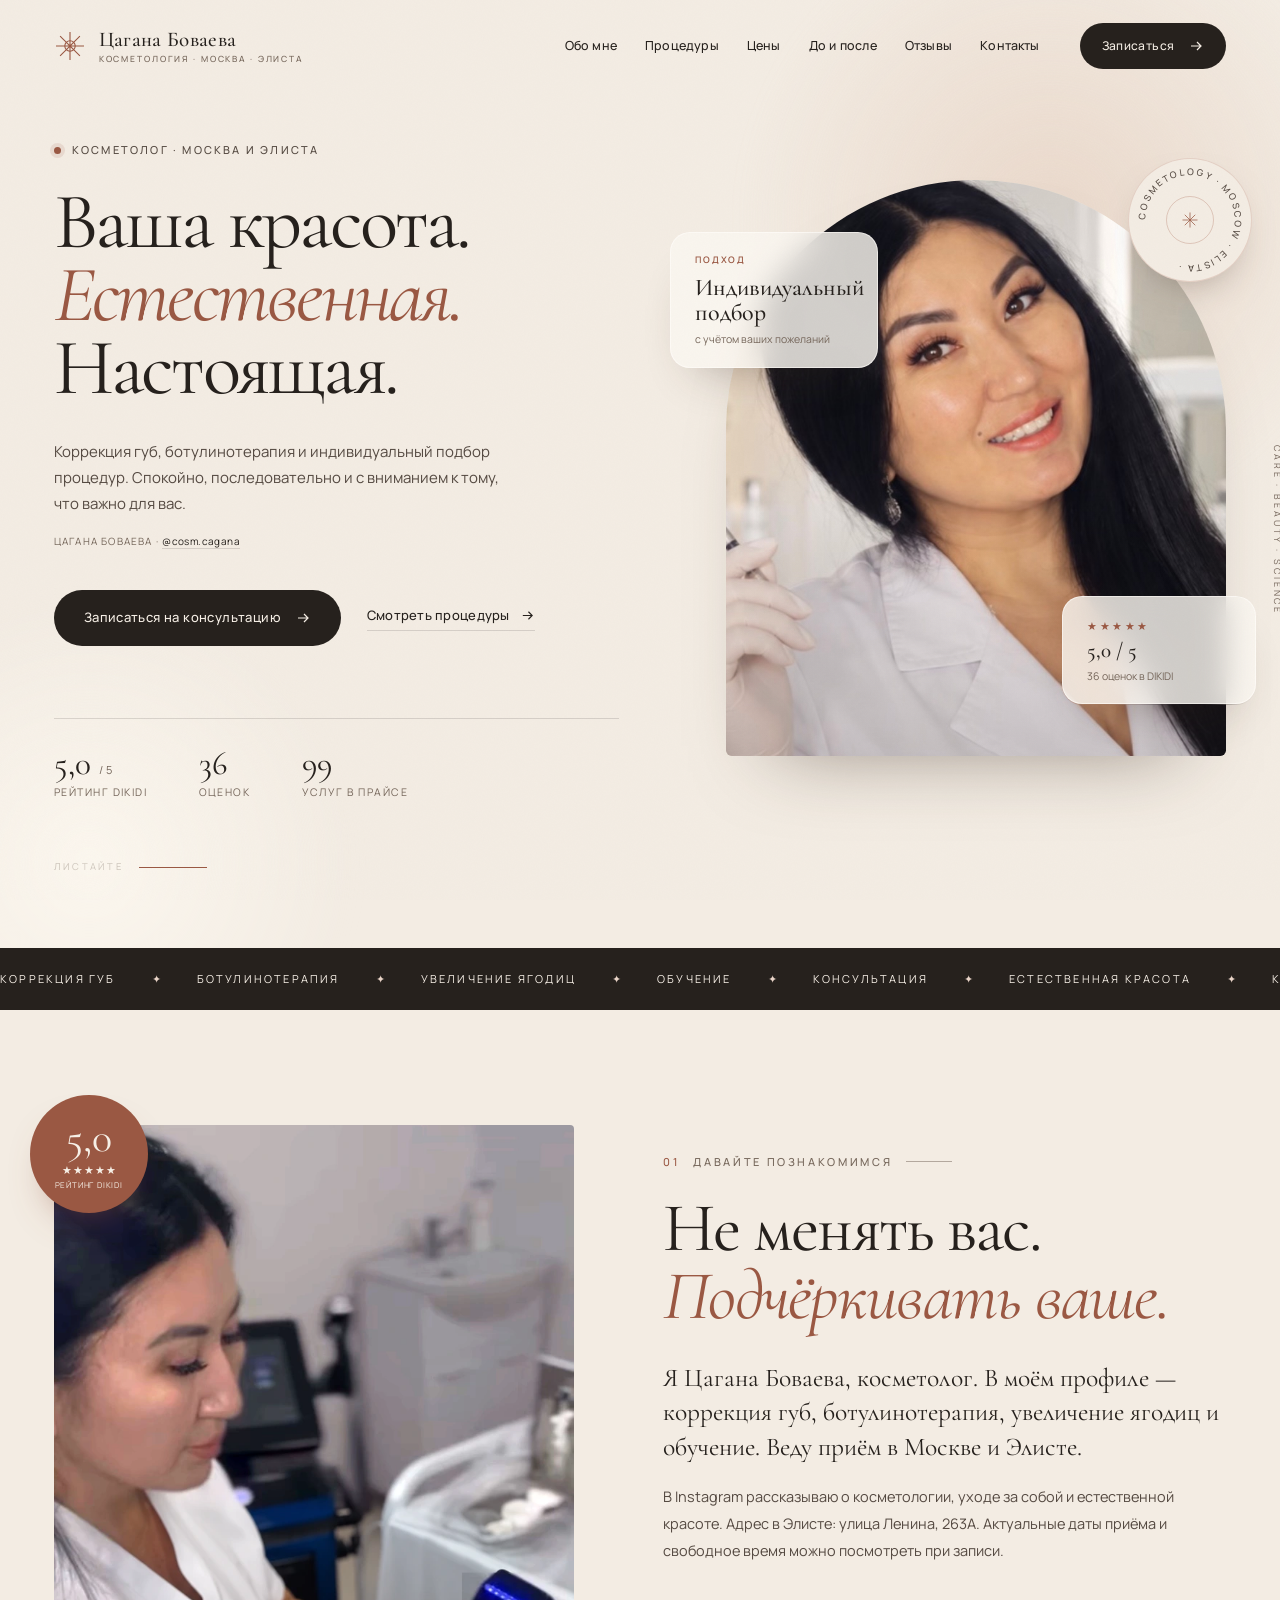
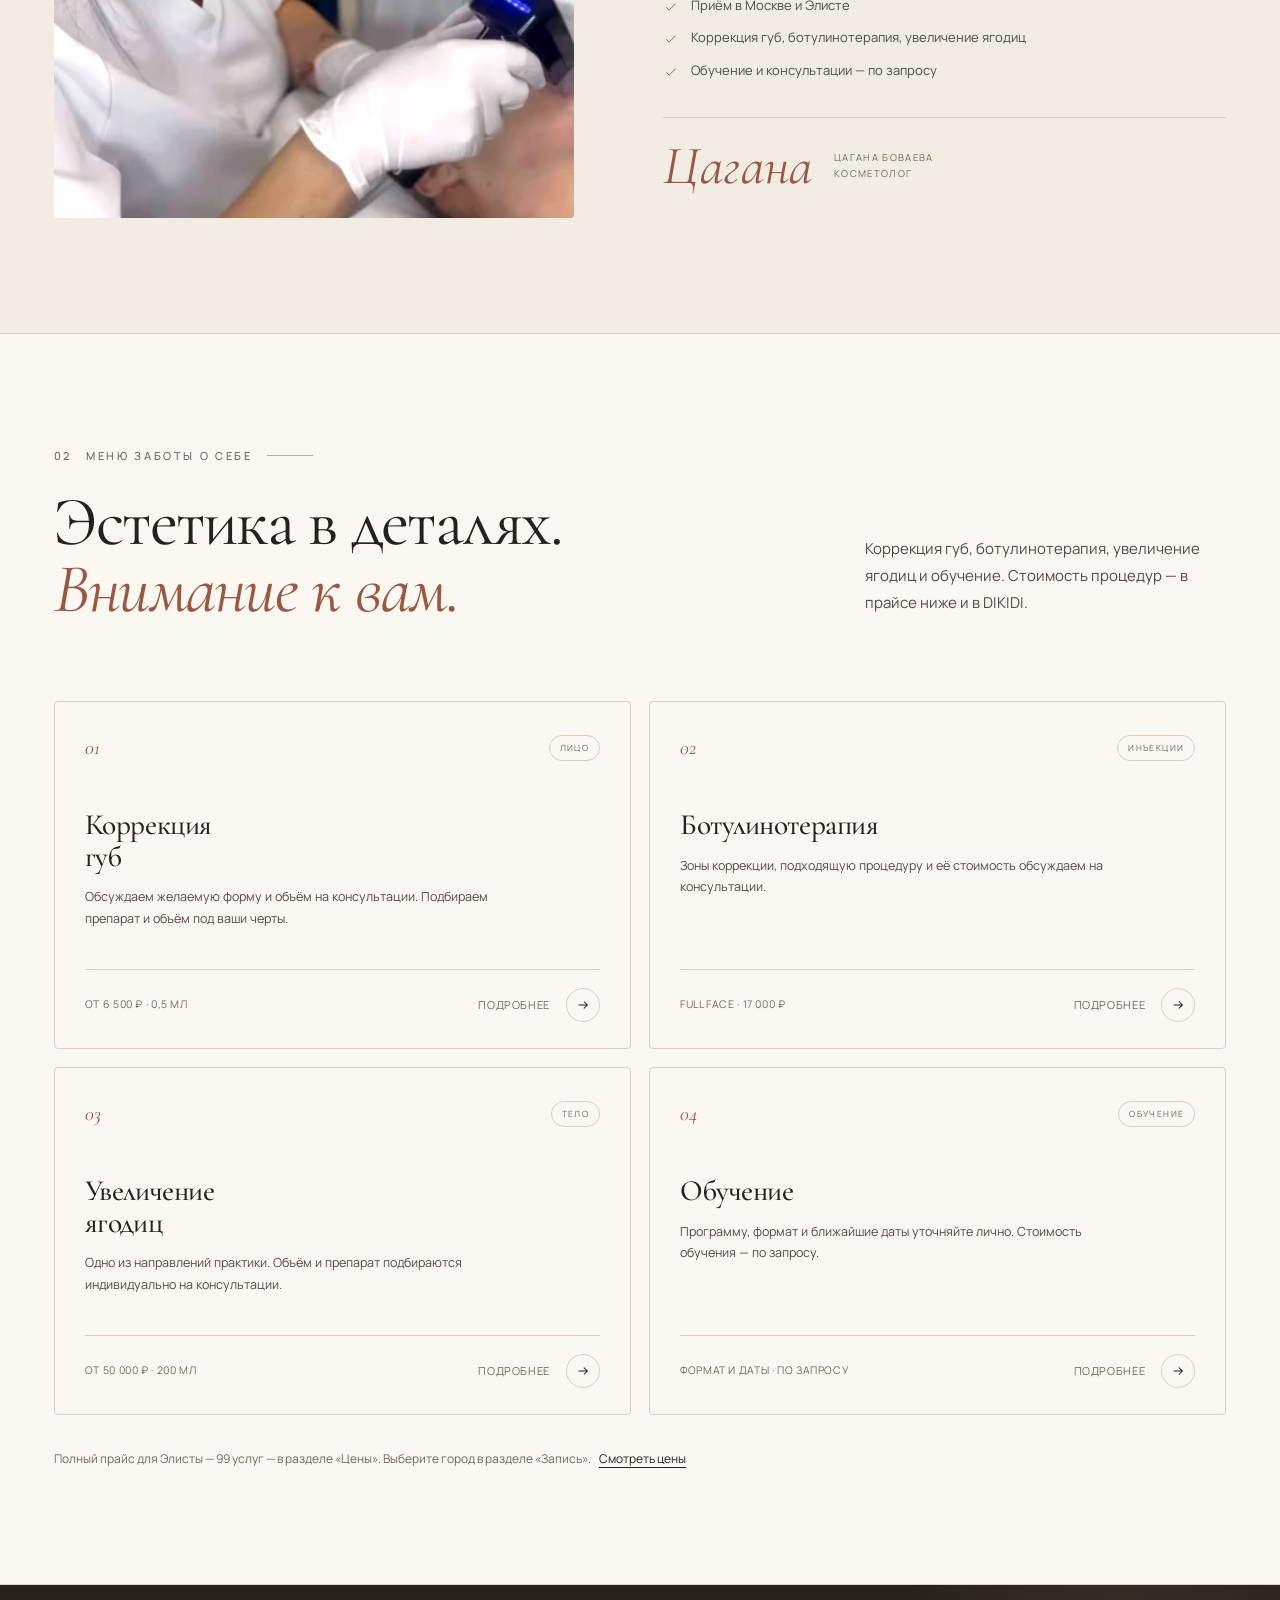
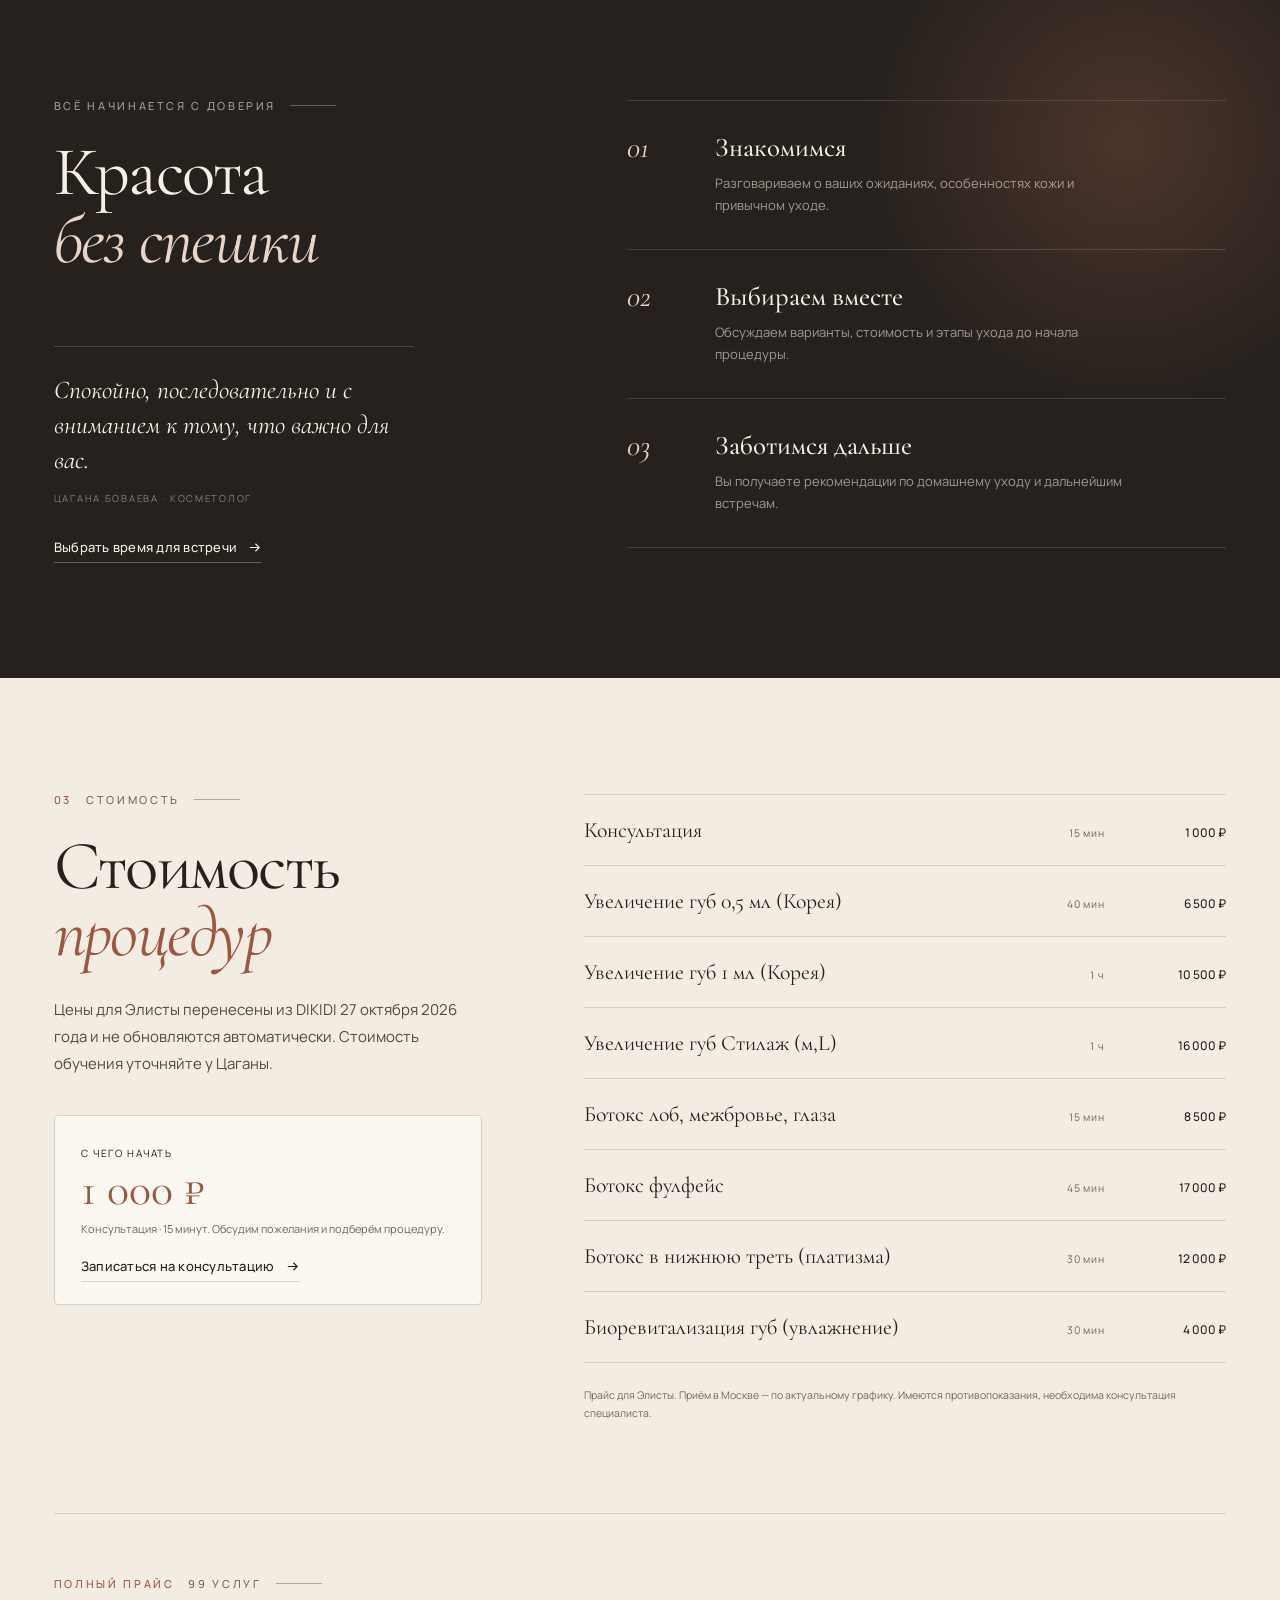
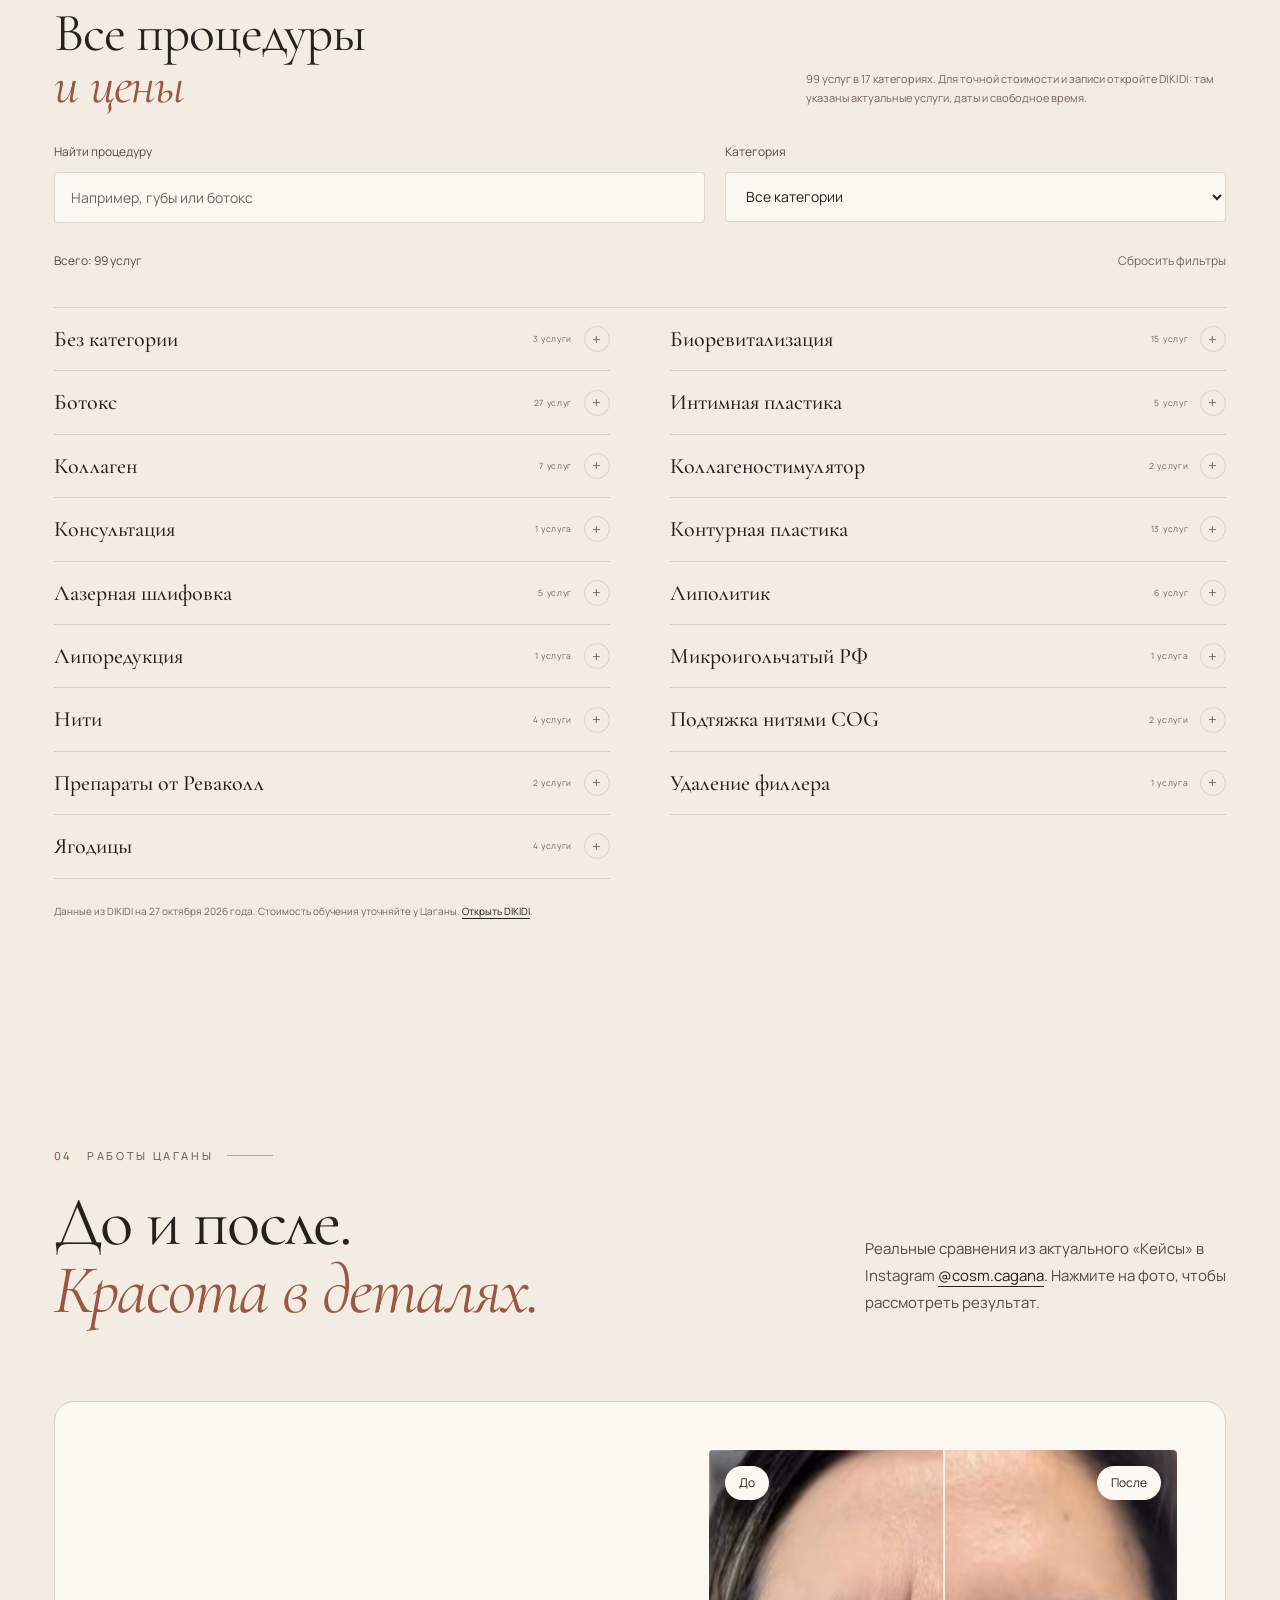
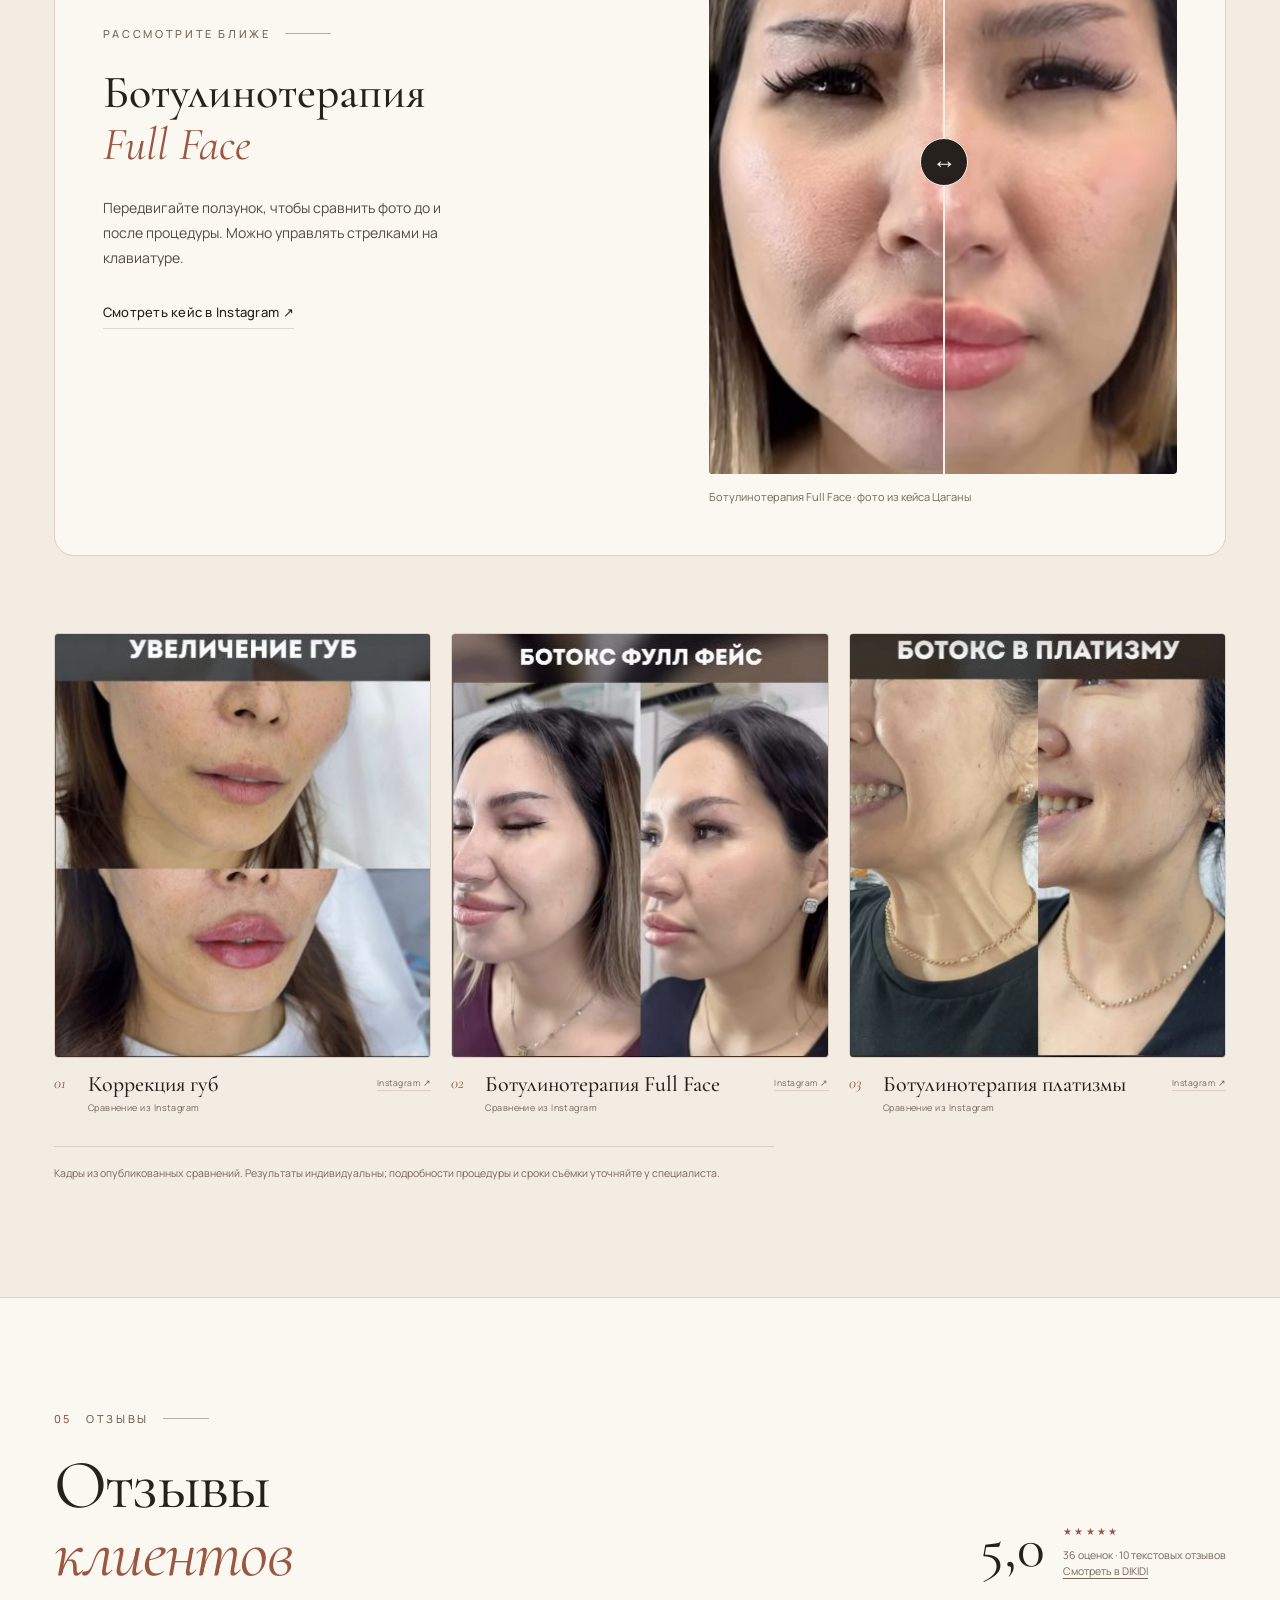
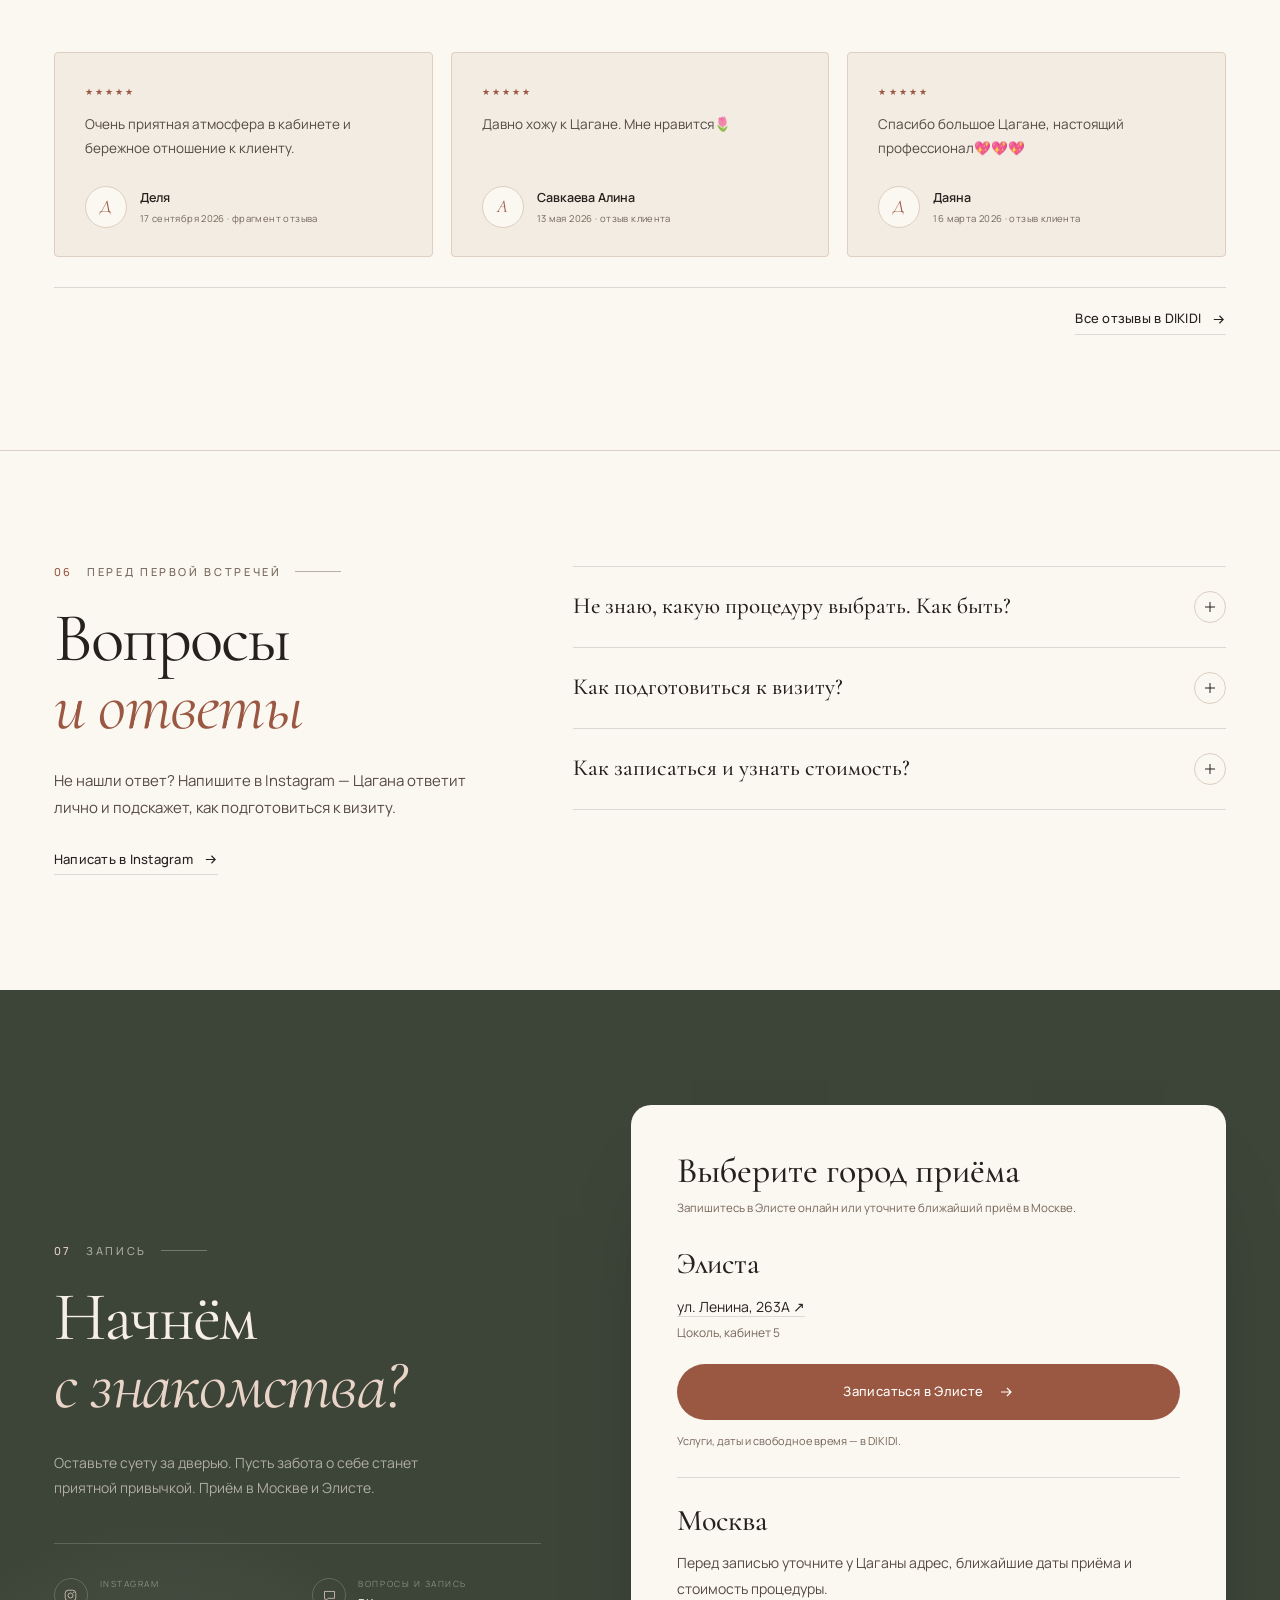
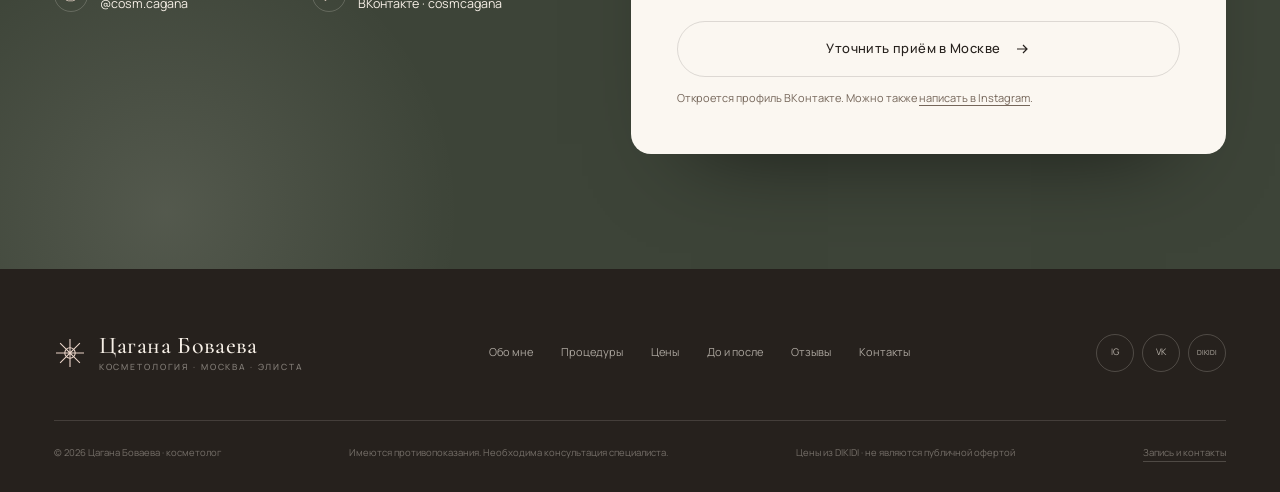
<file: index.html>
<!DOCTYPE html>
<html lang="ru">
<head>
  <meta charset="UTF-8">
  <meta name="viewport" content="width=device-width, initial-scale=1.0">
  <meta name="robots" content="noindex, nofollow">
  <title>Цагана Боваева — косметолог в Москве и Элисте</title>
  <meta name="description" content="Цагана Боваева — косметолог. Коррекция губ, ботулинотерапия, увеличение ягодиц и обучение. Приём в Москве и Элисте. Онлайн-запись в Элисте через DIKIDI.">
  <meta property="og:type" content="website">
  <meta property="og:locale" content="ru_RU">
  <meta property="og:title" content="Цагана Боваева — косметолог в Москве и Элисте">
  <meta property="og:description" content="Коррекция губ, ботулинотерапия, увеличение ягодиц и обучение. Приём в Москве и Элисте.">
  <meta property="og:image" content="https://yolokdd1-alt.github.io/cagana-site/screenshots/desktop-hero.png">
  <link rel="preconnect" href="https://fonts.googleapis.com">
  <link rel="preconnect" href="https://fonts.gstatic.com" crossorigin>
  <link href="https://fonts.googleapis.com/css2?family=Cormorant+Garamond:ital,wght@0,400;0,500;0,600;1,400;1,500&family=Manrope:wght@300;400;500;600;700&display=swap" rel="stylesheet">
  <link rel="stylesheet" href="css/style.css">
  <link rel="icon" href="assets/favicon.svg" type="image/svg+xml">
  <meta name="theme-color" content="#f3ece3">
</head>
<body>
  <a class="skip-link" href="#main">Перейти к содержанию</a>

  <header class="site-header" data-header>
    <div class="container header-inner">
      <a class="brand" href="#top" aria-label="Цагана Боваева — на главную">
        <svg class="brand-mark" viewBox="0 0 32 32" aria-hidden="true">
          <g fill="none" stroke="currentColor" stroke-width="1.1">
            <path d="M16 2v28M2 16h28M6.1 6.1l19.8 19.8M25.9 6.1 6.1 25.9"/>
            <circle cx="16" cy="16" r="5.2"/>
          </g>
        </svg>
        <span class="brand-text">
          <span class="brand-name">Цагана Боваева</span>
          <span class="brand-sub">косметология · Москва · Элиста</span>
        </span>
      </a>

      <nav class="nav" aria-label="Основная навигация">
        <a href="#about">Обо мне</a>
        <a href="#services">Процедуры</a>
        <a href="#prices">Цены</a>
        <a href="#results">До и после</a>
        <a href="#reviews">Отзывы</a>
        <a href="#booking">Контакты</a>
      </nav>

      <div class="header-actions">
        <a class="btn btn--small" href="#booking">
          <span>Записаться</span>
          <svg viewBox="0 0 16 16" aria-hidden="true"><path d="M3 8h10M9 4l4 4-4 4" fill="none" stroke="currentColor" stroke-width="1.2"/></svg>
        </a>
        <button class="menu-toggle" type="button" aria-label="Открыть меню" aria-expanded="false" aria-controls="mobile-menu" data-menu-toggle>
          <span></span><span></span>
        </button>
      </div>
    </div>

    <div class="mobile-menu" id="mobile-menu" data-mobile-menu aria-hidden="true" inert>
      <nav aria-label="Мобильная навигация">
        <a href="#about"><span>01</span>Обо мне</a>
        <a href="#services"><span>02</span>Процедуры</a>
        <a href="#prices"><span>03</span>Цены</a>
        <a href="#results"><span>04</span>До и после</a>
        <a href="#reviews"><span>05</span>Отзывы</a>
        <a href="#booking"><span>06</span>Контакты</a>
      </nav>
      <div class="mobile-menu-foot">
        <a href="#booking">Выбрать город приёма ↗</a>
        <p>Москва · Элиста<br>@cosm.cagana</p>
      </div>
    </div>
  </header>

  <main id="main">
    <section class="hero" id="top">
      <div class="hero-glow hero-glow--1" aria-hidden="true"></div>
      <div class="hero-glow hero-glow--2" aria-hidden="true"></div>

      <div class="container hero-grid">
        <div class="hero-copy">
          <p class="eyebrow reveal">
            <span class="eyebrow-dot"></span>
            Косметолог · Москва и Элиста
          </p>
          <h1 class="hero-title reveal" data-delay="1">
            Ваша красота.<br>
            <em>Естественная.</em><br>
            Настоящая.
          </h1>
          <p class="hero-lead reveal" data-delay="2">
            Коррекция губ, ботулинотерапия и индивидуальный подбор
            процедур. Спокойно, последовательно и с вниманием
            к тому, что важно для вас.
          </p>
          <p class="hero-byline reveal" data-delay="2">
            Цагана Боваева ·
            <a href="https://www.instagram.com/cosm.cagana/" target="_blank" rel="noopener">@cosm.cagana</a>
          </p>
          <div class="hero-actions reveal" data-delay="3">
            <a class="btn" href="#booking">
              <span>Записаться на консультацию</span>
              <svg viewBox="0 0 16 16" aria-hidden="true"><path d="M3 8h10M9 4l4 4-4 4" fill="none" stroke="currentColor" stroke-width="1.2"/></svg>
            </a>
            <a class="link-arrow" href="#services">
              Смотреть процедуры
              <svg viewBox="0 0 16 16" aria-hidden="true"><path d="M3 8h10M9 4l4 4-4 4" fill="none" stroke="currentColor" stroke-width="1.2"/></svg>
            </a>
          </div>

          <dl class="hero-stats reveal" data-delay="4">
            <div>
              <dt>5,0 <span>/ 5</span></dt>
              <dd>рейтинг DIKIDI</dd>
            </div>
            <div>
              <dt>36</dt>
              <dd>оценок</dd>
            </div>
            <div>
              <dt>99</dt>
              <dd>услуг в прайсе</dd>
            </div>
          </dl>
        </div>

        <div class="hero-media reveal" data-delay="2">
          <div class="hero-arch">
            <img src="assets/img/cagana-hero.jpg" alt="Цагана Боваева, косметолог" width="800" height="1000" fetchpriority="high">
          </div>

          <div class="rotating-badge" aria-hidden="true">
            <svg viewBox="0 0 120 120">
              <defs>
                <path id="circlePath" d="M60,60 m-44,0 a44,44 0 1,1 88,0 a44,44 0 1,1 -88,0"/>
              </defs>
              <text>
                <textPath href="#circlePath" startOffset="0%">COSMETOLOGY · MOSCOW · ELISTA · </textPath>
              </text>
            </svg>
            <span class="rotating-badge-core">
              <svg viewBox="0 0 24 24" aria-hidden="true"><path d="M12 2v20M2 12h20M5 5l14 14M19 5 5 19" fill="none" stroke="currentColor" stroke-width="1"/></svg>
            </span>
          </div>

          <div class="floating-card floating-card--top">
            <span class="floating-card-kicker">подход</span>
            <strong>Индивидуальный<br>подбор</strong>
            <span class="floating-card-note">с учётом ваших пожеланий</span>
          </div>

          <div class="floating-card floating-card--bottom">
            <span class="floating-stars" aria-hidden="true">★★★★★</span>
            <strong>5,0 / 5</strong>
            <span class="floating-card-note">36 оценок в DIKIDI</span>
          </div>

          <span class="hero-side-note" aria-hidden="true">care · beauty · science</span>
        </div>
      </div>

      <div class="container">
        <a class="scroll-hint" href="#about" aria-label="Прокрутить вниз">
          <span>Листайте</span>
          <span class="scroll-line"></span>
        </a>
      </div>
    </section>

    <div class="marquee" aria-hidden="true">
      <div class="marquee-track">
        <span>коррекция губ</span><i>✦</i>
        <span>ботулинотерапия</span><i>✦</i>
        <span>увеличение ягодиц</span><i>✦</i>
        <span>обучение</span><i>✦</i>
        <span>консультация</span><i>✦</i>
        <span>естественная красота</span><i>✦</i>
        <span>коррекция губ</span><i>✦</i>
        <span>ботулинотерапия</span><i>✦</i>
        <span>увеличение ягодиц</span><i>✦</i>
        <span>обучение</span><i>✦</i>
        <span>консультация</span><i>✦</i>
        <span>естественная красота</span><i>✦</i>
      </div>
    </div>

    <section class="section about" id="about">
      <div class="container about-grid">
        <div class="about-media reveal">
          <div class="about-image about-image--main">
            <img src="assets/img/cagana-working.webp" alt="Цагана Боваева проводит аппаратную процедуру в кабинете" width="720" height="960" loading="lazy" decoding="async">
          </div>
          <div class="about-stamp" role="img" aria-label="Рейтинг DIKIDI: 5 из 5">
            <span class="about-stamp-value" aria-hidden="true">5,0</span>
            <span class="about-stamp-stars" aria-hidden="true">★★★★★</span>
            <small aria-hidden="true">рейтинг DIKIDI</small>
          </div>
        </div>

        <div class="about-copy">
          <p class="section-label reveal"><span>01</span> Давайте познакомимся</p>
          <h2 class="section-title reveal" data-delay="1">Не менять вас.<br><em>Подчёркивать ваше.</em></h2>
          <p class="about-lead reveal" data-delay="2">
            Я Цагана Боваева, косметолог. В моём профиле — коррекция губ,
            ботулинотерапия, увеличение ягодиц и обучение. Веду приём
            в Москве и Элисте.
          </p>
          <p class="about-text reveal" data-delay="2">
            В Instagram рассказываю о косметологии, уходе за собой
            и естественной красоте. Адрес в Элисте: улица Ленина, 263А.
            Актуальные даты приёма и свободное время можно посмотреть
            при записи.
          </p>

          <ul class="about-facts reveal" data-delay="3">
            <li>
              <svg viewBox="0 0 24 24" aria-hidden="true"><path d="M5 12.5l4.2 4.2L19 7" fill="none" stroke="currentColor" stroke-width="1.4"/></svg>
              Приём в Москве и Элисте
            </li>
            <li>
              <svg viewBox="0 0 24 24" aria-hidden="true"><path d="M5 12.5l4.2 4.2L19 7" fill="none" stroke="currentColor" stroke-width="1.4"/></svg>
              Коррекция губ, ботулинотерапия, увеличение ягодиц
            </li>
            <li>
              <svg viewBox="0 0 24 24" aria-hidden="true"><path d="M5 12.5l4.2 4.2L19 7" fill="none" stroke="currentColor" stroke-width="1.4"/></svg>
              Обучение и консультации — по запросу
            </li>
          </ul>

          <div class="signature reveal" data-delay="3">
            <span class="signature-script">Цагана</span>
            <span class="signature-meta">Цагана Боваева<br>косметолог</span>
          </div>
        </div>
      </div>
    </section>

    <section class="section services" id="services">
      <div class="container">
        <div class="section-head">
          <div>
            <p class="section-label reveal"><span>02</span> Меню заботы о себе</p>
            <h2 class="section-title reveal" data-delay="1">Эстетика в деталях.<br><em>Внимание к вам.</em></h2>
          </div>
          <p class="section-intro reveal" data-delay="2">
            Коррекция губ, ботулинотерапия, увеличение ягодиц и обучение.
            Стоимость процедур — в прайсе ниже и в DIKIDI.
          </p>
        </div>

        <div class="service-grid">
          <a class="service-card reveal" data-service="lips" href="#booking" aria-label="Записаться на коррекцию губ">
            <div class="service-top">
              <span class="service-num">01</span>
              <span class="service-tag">лицо</span>
            </div>
            <h3>Коррекция<br>губ</h3>
            <p>Обсуждаем желаемую форму и объём на консультации. Подбираем препарат и объём под ваши черты.</p>
            <div class="service-foot">
              <span>от 6 500 ₽ · 0,5 мл</span>
              <span class="service-more" hidden>Подробнее</span>
              <span class="service-arrow" aria-hidden="true">
                <svg viewBox="0 0 16 16"><path d="M3 8h10M9 4l4 4-4 4" fill="none" stroke="currentColor" stroke-width="1.2"/></svg>
              </span>
            </div>
          </a>

          <a class="service-card reveal" data-service="botox" data-delay="1" href="#booking" aria-label="Записаться на ботулинотерапию">
            <div class="service-top">
              <span class="service-num">02</span>
              <span class="service-tag">инъекции</span>
            </div>
            <h3>Ботулинотерапия</h3>
            <p>Зоны коррекции, подходящую процедуру и её стоимость обсуждаем на консультации.</p>
            <div class="service-foot">
              <span>Full Face · 17 000 ₽</span>
              <span class="service-more" hidden>Подробнее</span>
              <span class="service-arrow" aria-hidden="true">
                <svg viewBox="0 0 16 16"><path d="M3 8h10M9 4l4 4-4 4" fill="none" stroke="currentColor" stroke-width="1.2"/></svg>
              </span>
            </div>
          </a>

          <a class="service-card reveal" data-service="body" data-delay="2" href="#booking" aria-label="Записаться на увеличение ягодиц">
            <div class="service-top">
              <span class="service-num">03</span>
              <span class="service-tag">тело</span>
            </div>
            <h3>Увеличение<br>ягодиц</h3>
            <p>Одно из направлений практики. Объём и препарат подбираются индивидуально на консультации.</p>
            <div class="service-foot">
              <span>от 50 000 ₽ · 200 мл</span>
              <span class="service-more" hidden>Подробнее</span>
              <span class="service-arrow" aria-hidden="true">
                <svg viewBox="0 0 16 16"><path d="M3 8h10M9 4l4 4-4 4" fill="none" stroke="currentColor" stroke-width="1.2"/></svg>
              </span>
            </div>
          </a>

          <a class="service-card reveal" data-service="training" data-delay="3" href="https://www.instagram.com/cosm.cagana/" target="_blank" rel="noopener" aria-label="Узнать об обучении в Instagram">
            <div class="service-top">
              <span class="service-num">04</span>
              <span class="service-tag">обучение</span>
            </div>
            <h3>Обучение</h3>
            <p>Программу, формат и ближайшие даты уточняйте лично. Стоимость обучения — по запросу.</p>
            <div class="service-foot">
              <span>Формат и даты · по запросу</span>
              <span class="service-more" hidden>Подробнее</span>
              <span class="service-arrow" aria-hidden="true">
                <svg viewBox="0 0 16 16"><path d="M3 8h10M9 4l4 4-4 4" fill="none" stroke="currentColor" stroke-width="1.2"/></svg>
              </span>
            </div>
          </a>
        </div>

        <p class="service-note reveal">
          Полный прайс для Элисты — 99 услуг — в разделе «Цены». Выберите город в разделе «Запись».
          <a class="link-underline" href="#prices">Смотреть цены</a>
        </p>
      </div>
    </section>

    <section class="approach">
      <div class="container approach-grid">
        <div class="approach-intro">
          <p class="section-label section-label--light reveal">Всё начинается с доверия</p>
          <h2 class="section-title section-title--light reveal" data-delay="1">Красота<br><em>без спешки</em></h2>
          <div class="approach-quote reveal" data-delay="2">
            <p>Спокойно, последовательно и с вниманием к тому, что важно для вас.</p>
            <span>Цагана Боваева · косметолог</span>
          </div>
          <a class="link-arrow link-arrow--light reveal" data-delay="3" href="#booking">
            Выбрать время для встречи
            <svg viewBox="0 0 16 16" aria-hidden="true"><path d="M3 8h10M9 4l4 4-4 4" fill="none" stroke="currentColor" stroke-width="1.2"/></svg>
          </a>
        </div>

        <ol class="approach-list">
          <li class="reveal">
            <span class="approach-num">01</span>
            <div>
              <h3>Знакомимся</h3>
              <p>Разговариваем о ваших ожиданиях, особенностях кожи и привычном уходе.</p>
            </div>
          </li>
          <li class="reveal" data-delay="1">
            <span class="approach-num">02</span>
            <div>
              <h3>Выбираем вместе</h3>
              <p>Обсуждаем варианты, стоимость и этапы ухода до начала процедуры.</p>
            </div>
          </li>
          <li class="reveal" data-delay="2">
            <span class="approach-num">03</span>
            <div>
              <h3>Заботимся дальше</h3>
              <p>Вы получаете рекомендации по домашнему уходу и дальнейшим встречам.</p>
            </div>
          </li>
        </ol>
      </div>
    </section>

    <section class="section prices" id="prices">
      <div class="container prices-grid">
        <div class="prices-intro">
          <p class="section-label reveal"><span>03</span> Стоимость</p>
          <h2 class="section-title reveal" data-delay="1">Стоимость<br><em>процедур</em></h2>
          <p class="section-intro reveal" data-delay="2">
            Цены для Элисты перенесены из DIKIDI <time datetime="2026-10-27">27 октября 2026 года</time> и не обновляются автоматически.
            Стоимость обучения уточняйте у Цаганы.
          </p>
          <div class="price-highlight reveal" data-delay="3">
            <span>С чего начать</span>
            <strong>1 000 ₽</strong>
            <p>Консультация · 15 минут. Обсудим пожелания и подберём процедуру.</p>
            <a class="link-arrow" href="https://dikidi.net/882000" target="_blank" rel="noopener">
              Записаться на консультацию
              <svg viewBox="0 0 16 16" aria-hidden="true"><path d="M3 8h10M9 4l4 4-4 4" fill="none" stroke="currentColor" stroke-width="1.2"/></svg>
            </a>
          </div>
        </div>

        <div class="price-list reveal" data-delay="1">
          <div class="price-row">
            <span class="price-name">Консультация</span>
            <span class="price-time">15 мин</span>
            <span class="price-value">1 000 ₽</span>
          </div>
          <div class="price-row">
            <span class="price-name">Увеличение губ 0,5 мл (Корея)</span>
            <span class="price-time">40 мин</span>
            <span class="price-value">6 500 ₽</span>
          </div>
          <div class="price-row">
            <span class="price-name">Увеличение губ 1 мл (Корея)</span>
            <span class="price-time">1 ч</span>
            <span class="price-value">10 500 ₽</span>
          </div>
          <div class="price-row">
            <span class="price-name">Увеличение губ Стилаж (м,L)</span>
            <span class="price-time">1 ч</span>
            <span class="price-value">16 000 ₽</span>
          </div>
          <div class="price-row">
            <span class="price-name">Ботокс лоб, межбровье, глаза</span>
            <span class="price-time">15 мин</span>
            <span class="price-value">8 500 ₽</span>
          </div>
          <div class="price-row">
            <span class="price-name">Ботокс фулфейс</span>
            <span class="price-time">45 мин</span>
            <span class="price-value">17 000 ₽</span>
          </div>
          <div class="price-row">
            <span class="price-name">Ботокс в нижнюю треть (платизма)</span>
            <span class="price-time">30 мин</span>
            <span class="price-value">12 000 ₽</span>
          </div>
          <div class="price-row">
            <span class="price-name">Биоревитализация губ (увлажнение)</span>
            <span class="price-time">30 мин</span>
            <span class="price-value">4 000 ₽</span>
          </div>
          <p class="price-disclaimer">
            Прайс для Элисты. Приём в Москве — по актуальному графику.
            Имеются противопоказания, необходима консультация специалиста.
          </p>
        </div>
      </div>

      <div class="container">
        <div class="all-prices reveal" id="full-prices" data-price-list>
          <div class="all-prices-head">
            <div>
              <p class="section-label"><span>Полный прайс</span> 99 услуг</p>
              <h3>Все процедуры<br><em>и цены</em></h3>
            </div>
            <p>
              99 услуг в 17 категориях. Для точной стоимости и записи
              откройте DIKIDI: там указаны актуальные услуги, даты
              и свободное время.
            </p>
          </div>
          <div class="price-tools" data-price-tools hidden>
            <div class="price-filter-fields">
              <div class="price-filter-field">
                <label for="price-search">Найти процедуру</label>
                <input id="price-search" data-price-search type="search" placeholder="Например, губы или ботокс" autocomplete="off" aria-controls="price-categories">
              </div>
              <div class="price-filter-field">
                <label for="price-category-filter">Категория</label>
                <select id="price-category-filter" data-price-category-filter aria-controls="price-categories">
                  <option value="">Все категории</option>
                </select>
              </div>
            </div>
            <div class="price-filter-status">
              <p data-price-count role="status" aria-live="polite" aria-atomic="true"></p>
              <button class="price-filter-reset" data-price-reset type="button" disabled>Сбросить фильтры</button>
            </div>
          </div>
          <div class="price-empty" data-price-empty hidden>
            <h4>Ничего не найдено</h4>
            <p>Попробуйте другое название или выберите все категории.</p>
          </div>
<div class="price-categories" id="price-categories">
  <details class="price-category">
    <summary>
      <span class="price-category-name">Без категории</span>
      <span class="price-category-meta"><span data-price-category-count>3&nbsp;услуги</span><span class="price-category-icon" aria-hidden="true"></span></span>
    </summary>
    <div class="price-category-body">
      <div class="price-row price-row--compact">
        <span class="price-name">Мононити лицо, шея, живот (на выбор) 100 шт</span>
        <span class="price-time">1 ч</span>
        <span class="price-value">32 000 ₽</span>
      </div>
      <div class="price-row price-row--compact">
        <span class="price-name">Пдрн Plinest 2 мл</span>
        <span class="price-time">1 ч</span>
        <span class="price-value">16 500 ₽</span>
      </div>
      <div class="price-row price-row--compact">
        <span class="price-name">Полимолочная кислота для век</span>
        <span class="price-time">30 м</span>
        <span class="price-value">8 000 ₽</span>
      </div>
    </div>
  </details>
  <details class="price-category">
    <summary>
      <span class="price-category-name">Биоревитализация</span>
      <span class="price-category-meta"><span data-price-category-count>15&nbsp;услуг</span><span class="price-category-icon" aria-hidden="true"></span></span>
    </summary>
    <div class="price-category-body">
      <div class="price-row price-row--compact">
        <span class="price-name">Аквафил</span>
        <span class="price-time">1 ч</span>
        <span class="price-value">6 500 ₽</span>
      </div>
      <div class="price-row price-row--compact">
        <span class="price-name">Биоревитализация век</span>
        <span class="price-time">30 м</span>
        <span class="price-value">4 000 ₽</span>
      </div>
      <div class="price-row price-row--compact">
        <span class="price-name">Биоревитализация вокруг глаз препаратом MESOTEN</span>
        <span class="price-time">30 м</span>
        <span class="price-value">7 000 ₽</span>
      </div>
      <div class="price-row price-row--compact">
        <span class="price-name">Биоревитализация губ (увлажнение)</span>
        <span class="price-time">30 м</span>
        <span class="price-value">4 000 ₽</span>
      </div>
      <div class="price-row price-row--compact">
        <span class="price-name">Биоревитализация лица с пептидами (Филорга)</span>
        <span class="price-time">1 ч</span>
        <span class="price-value">10 000 ₽</span>
      </div>
      <div class="price-row price-row--compact">
        <span class="price-name">Биоревитализация препаратами Биогель</span>
        <span class="price-time">45 м</span>
        <span class="price-value">9 000 ₽</span>
      </div>
      <div class="price-row price-row--compact">
        <span class="price-name">Биоревитализация рук</span>
        <span class="price-time">1 ч</span>
        <span class="price-value">8 000 ₽</span>
      </div>
      <div class="price-row price-row--compact">
        <span class="price-name">Биоревитализация шеи</span>
        <span class="price-time">1 ч</span>
        <span class="price-value">10 000 ₽</span>
      </div>
      <div class="price-row price-row--compact">
        <span class="price-name">Жидкие нити</span>
        <span class="price-time">1 ч</span>
        <span class="price-value">9 000 ₽</span>
      </div>
      <div class="price-row price-row--compact">
        <span class="price-name">Коктейль Монако</span>
        <span class="price-time">1 ч</span>
        <span class="price-value">12 000 ₽</span>
      </div>
      <div class="price-row price-row--compact">
        <span class="price-name">Лечение алопеции</span>
        <span class="price-time">1 ч</span>
        <span class="price-value">от 6 000 ₽</span>
      </div>
      <div class="price-row price-row--compact">
        <span class="price-name">Осветление лица (пигментация)</span>
        <span class="price-time">1 ч</span>
        <span class="price-value">от 6 000 ₽</span>
      </div>
      <div class="price-row price-row--compact">
        <span class="price-name">ПДРН для век</span>
        <span class="price-time">30 м</span>
        <span class="price-value">7 000 ₽</span>
      </div>
      <div class="price-row price-row--compact">
        <span class="price-name">ПДРН(полинуклеотиды)</span>
        <span class="price-time">1 ч</span>
        <span class="price-value">13 000 ₽</span>
      </div>
      <div class="price-row price-row--compact">
        <span class="price-name">Плазмолифтинг</span>
        <span class="price-time">1 ч</span>
        <span class="price-value">от 3 500 ₽</span>
      </div>
    </div>
  </details>
  <details class="price-category">
    <summary>
      <span class="price-category-name">Ботокс</span>
      <span class="price-category-meta"><span data-price-category-count>27&nbsp;услуг</span><span class="price-category-icon" aria-hidden="true"></span></span>
    </summary>
    <div class="price-category-body">
      <div class="price-row price-row--compact">
        <span class="price-name">(Мужской ботокс )Шея (платизма)</span>
        <span class="price-time">1 ч</span>
        <span class="price-value">15 000 ₽</span>
      </div>
      <div class="price-row price-row--compact">
        <span class="price-name">(Мужской) Межбровье</span>
        <span class="price-time">1 ч</span>
        <span class="price-value">7 000 ₽</span>
      </div>
      <div class="price-row price-row--compact">
        <span class="price-name">(Мужской)Лоб, глаза, межбровка</span>
        <span class="price-time">1 ч</span>
        <span class="price-value">10 000 ₽</span>
      </div>
      <div class="price-row price-row--compact">
        <span class="price-name">Traptox(ботокс в воротниковую зону)</span>
        <span class="price-time">30 м</span>
        <span class="price-value">10 000 ₽</span>
      </div>
      <div class="price-row price-row--compact">
        <span class="price-name">Ботокс в жевательные мышцы Устранение бруксизма (худое лицо)</span>
        <span class="price-time">15 м</span>
        <span class="price-value">9 000 ₽</span>
      </div>
      <div class="price-row price-row--compact">
        <span class="price-name">Ботокс в нижнюю треть (платизма)шея вся, нижняя челюсть)</span>
        <span class="price-time">30 м</span>
        <span class="price-value">12 000 ₽</span>
      </div>
      <div class="price-row price-row--compact">
        <span class="price-name">Ботокс лоб, межбровье, глаза</span>
        <span class="price-time">15 м</span>
        <span class="price-value">8 500 ₽</span>
      </div>
      <div class="price-row price-row--compact">
        <span class="price-name">Ботокс лоб, межбровье</span>
        <span class="price-time">15 м</span>
        <span class="price-value">6 500 ₽</span>
      </div>
      <div class="price-row price-row--compact">
        <span class="price-name">Ботокс межбровья</span>
        <span class="price-time">15 м</span>
        <span class="price-value">5 000 ₽</span>
      </div>
      <div class="price-row price-row--compact">
        <span class="price-name">Ботокс межбровья, веки</span>
        <span class="price-time">30 м</span>
        <span class="price-value">7 500 ₽</span>
      </div>
      <div class="price-row price-row--compact">
        <span class="price-name">Ботокс фулфейс (межбровья, лоб, глаза, нос, уголки губ, платизма)</span>
        <span class="price-time">45 м</span>
        <span class="price-value">17 000 ₽</span>
      </div>
      <div class="price-row price-row--compact">
        <span class="price-name">Бразильская попа</span>
        <span class="price-time">30 м</span>
        <span class="price-value">15 000 ₽</span>
      </div>
      <div class="price-row price-row--compact">
        <span class="price-name">Гингивальная улыбка</span>
        <span class="price-time">15 м</span>
        <span class="price-value">3 000 ₽</span>
      </div>
      <div class="price-row price-row--compact">
        <span class="price-name">Гипергидроз подмышечной впадины, ладоней, стоп</span>
        <span class="price-time">45 м</span>
        <span class="price-value">15 000 ₽</span>
      </div>
      <div class="price-row price-row--compact">
        <span class="price-name">Кисетные морщины</span>
        <span class="price-time">15 м</span>
        <span class="price-value">2 000 ₽</span>
      </div>
      <div class="price-row price-row--compact">
        <span class="price-name">Конкретные зоны по единицам(1ед)</span>
        <span class="price-time">10 м</span>
        <span class="price-value">от 250 ₽</span>
      </div>
      <div class="price-row price-row--compact">
        <span class="price-name">Коррекция подбородка ботоксом</span>
        <span class="price-time">15 м</span>
        <span class="price-value">2 500 ₽</span>
      </div>
      <div class="price-row price-row--compact">
        <span class="price-name">Лабутен</span>
        <span class="price-time">15 м</span>
        <span class="price-value">8 000 ₽</span>
      </div>
      <div class="price-row price-row--compact">
        <span class="price-name">Лоб, глаза, межбровье (Релатокс)</span>
        <span class="price-time">15 м</span>
        <span class="price-value">12 000 ₽</span>
      </div>
      <div class="price-row price-row--compact">
        <span class="price-name">Межбровка(Релатокс)</span>
        <span class="price-time">15 м</span>
        <span class="price-value">8 000 ₽</span>
      </div>
      <div class="price-row price-row--compact">
        <span class="price-name">Межбровье, лоб</span>
        <span class="price-time">15 м</span>
        <span class="price-value">9 500 ₽</span>
      </div>
      <div class="price-row price-row--compact">
        <span class="price-name">Межбровье, глаза</span>
        <span class="price-time">15 м</span>
        <span class="price-value">11 000 ₽</span>
      </div>
      <div class="price-row price-row--compact">
        <span class="price-name">Мезоботокс (коррекция мелких морщин и лифтинг кожи)</span>
        <span class="price-time">1 ч</span>
        <span class="price-value">7 000 ₽</span>
      </div>
      <div class="price-row price-row--compact">
        <span class="price-name">Мужской Ботокс фулфейс</span>
        <span class="price-time">1 ч</span>
        <span class="price-value">25 000 ₽</span>
      </div>
      <div class="price-row price-row--compact">
        <span class="price-name">Расслабление зоны поясницы(при сжатии седалищного нерва, спазм в поясничной области, эффект от 10 сеансов массажа)</span>
        <span class="price-time">1 ч</span>
        <span class="price-value">15 000 ₽</span>
      </div>
      <div class="price-row price-row--compact">
        <span class="price-name">Траптокс (воротниковая зона)</span>
        <span class="price-time">1 ч</span>
        <span class="price-value">13 000 ₽</span>
      </div>
      <div class="price-row price-row--compact">
        <span class="price-name">Уменьшение кончика носа ботоксом</span>
        <span class="price-time">15 м</span>
        <span class="price-value">3 000 ₽</span>
      </div>
    </div>
  </details>
  <details class="price-category">
    <summary>
      <span class="price-category-name">Интимная пластика</span>
      <span class="price-category-meta"><span data-price-category-count>5&nbsp;услуг</span><span class="price-category-icon" aria-hidden="true"></span></span>
    </summary>
    <div class="price-category-body">
      <div class="price-row price-row--compact">
        <span class="price-name">Биоревитализация интимной зоны</span>
        <span class="price-time">1 ч</span>
        <span class="price-value">10 000 ₽</span>
      </div>
      <div class="price-row price-row--compact">
        <span class="price-name">Женская интимная пластика</span>
        <span class="price-time">1 ч</span>
        <span class="price-value">от 20 000 ₽</span>
      </div>
      <div class="price-row price-row--compact">
        <span class="price-name">Мужская интимная пластика филлер (1 мл)</span>
        <span class="price-time">1 ч</span>
        <span class="price-value">от 30 000 ₽</span>
      </div>
      <div class="price-row price-row--compact">
        <span class="price-name">Пилинг осветляющий</span>
        <span class="price-time">30 м</span>
        <span class="price-value">5 000 ₽</span>
      </div>
      <div class="price-row price-row--compact">
        <span class="price-name">Полимолочная кислота для мужчин</span>
        <span class="price-time">1 ч</span>
        <span class="price-value">35 000 ₽</span>
      </div>
    </div>
  </details>
  <details class="price-category">
    <summary>
      <span class="price-category-name">Коллаген</span>
      <span class="price-category-meta"><span data-price-category-count>7&nbsp;услуг</span><span class="price-category-icon" aria-hidden="true"></span></span>
    </summary>
    <div class="price-category-body">
      <div class="price-row price-row--compact">
        <span class="price-name">Коллагенотерапия</span>
        <span class="price-time">1 ч</span>
        <span class="price-value">15 000 ₽</span>
      </div>
      <div class="price-row price-row--compact">
        <span class="price-name">Коллагенотерапия век</span>
        <span class="price-time">1 ч</span>
        <span class="price-value">6 000 ₽</span>
      </div>
      <div class="price-row price-row--compact">
        <span class="price-name">Коллагенотерапия кистей</span>
        <span class="price-time">1 ч</span>
        <span class="price-value">8 000 ₽</span>
      </div>
      <div class="price-row price-row--compact">
        <span class="price-name">Коллагенотерапия лица препаратом Реваколл (Акрадекс)</span>
        <span class="price-time">1 ч</span>
        <span class="price-value">13 000 ₽</span>
      </div>
      <div class="price-row price-row--compact">
        <span class="price-name">Коллагенотерапия лица с 35% содержанием коллагена в препарате</span>
        <span class="price-time">1 ч</span>
        <span class="price-value">15 000 ₽</span>
      </div>
      <div class="price-row price-row--compact">
        <span class="price-name">Микроколлост+NCTF135</span>
        <span class="price-time">1 ч</span>
        <span class="price-value">25 000 ₽</span>
      </div>
      <div class="price-row price-row--compact">
        <span class="price-name">Полимолочная кислота</span>
        <span class="price-time">1 ч</span>
        <span class="price-value">25 000 ₽</span>
      </div>
    </div>
  </details>
  <details class="price-category">
    <summary>
      <span class="price-category-name">Коллагеностимулятор</span>
      <span class="price-category-meta"><span data-price-category-count>2&nbsp;услуги</span><span class="price-category-icon" aria-hidden="true"></span></span>
    </summary>
    <div class="price-category-body">
      <div class="price-row price-row--compact">
        <span class="price-name">Радиесс 1, 5 мл</span>
        <span class="price-time">1 ч</span>
        <span class="price-value">25 000 ₽</span>
      </div>
      <div class="price-row price-row--compact">
        <span class="price-name">Радиесс 3 мл</span>
        <span class="price-time">1 ч</span>
        <span class="price-value">35 000 ₽</span>
      </div>
    </div>
  </details>
  <details class="price-category">
    <summary>
      <span class="price-category-name">Консультация</span>
      <span class="price-category-meta"><span data-price-category-count>1&nbsp;услуга</span><span class="price-category-icon" aria-hidden="true"></span></span>
    </summary>
    <div class="price-category-body">
      <div class="price-row price-row--compact">
        <span class="price-name">Консультация</span>
        <span class="price-time">15 м</span>
        <span class="price-value">1 000 ₽</span>
      </div>
    </div>
  </details>
  <details class="price-category">
    <summary>
      <span class="price-category-name">Контурная пластика</span>
      <span class="price-category-meta"><span data-price-category-count>13&nbsp;услуг</span><span class="price-category-icon" aria-hidden="true"></span></span>
    </summary>
    <div class="price-category-body">
      <div class="price-row price-row--compact">
        <span class="price-name">Заполнение колец Венеры филлером</span>
        <span class="price-time">30 м</span>
        <span class="price-value">9 000 ₽</span>
      </div>
      <div class="price-row price-row--compact">
        <span class="price-name">Коррекция носа филлером (1мл)</span>
        <span class="price-time">30 м</span>
        <span class="price-value">15 000 ₽</span>
      </div>
      <div class="price-row price-row--compact">
        <span class="price-name">Коррекция носа филлером 0, 5 мл</span>
        <span class="price-time">30 м</span>
        <span class="price-value">8 000 ₽</span>
      </div>
      <div class="price-row price-row--compact">
        <span class="price-name">Коррекция носогубки</span>
        <span class="price-time">30 м</span>
        <span class="price-value">9 000 ₽</span>
      </div>
      <div class="price-row price-row--compact">
        <span class="price-name">Коррекция подбородка филлером</span>
        <span class="price-time">30 м</span>
        <span class="price-value">9 000 ₽</span>
      </div>
      <div class="price-row price-row--compact">
        <span class="price-name">Коррекция скул, щечки-яблочки (2мл)</span>
        <span class="price-time">1 ч</span>
        <span class="price-value">15 000 ₽</span>
      </div>
      <div class="price-row price-row--compact">
        <span class="price-name">Профиль Джоли (3 мл)</span>
        <span class="price-time">1 ч</span>
        <span class="price-value">21 000 ₽</span>
      </div>
      <div class="price-row price-row--compact">
        <span class="price-name">Увеличение губ 0, 5 мл (Корея)</span>
        <span class="price-time">40 м</span>
        <span class="price-value">6 500 ₽</span>
      </div>
      <div class="price-row price-row--compact">
        <span class="price-name">Увеличение губ 1 мл (Корея)</span>
        <span class="price-time">1 ч</span>
        <span class="price-value">10 500 ₽</span>
      </div>
      <div class="price-row price-row--compact">
        <span class="price-name">Увеличение губ Стилаж(м, L)</span>
        <span class="price-time">1 ч</span>
        <span class="price-value">16 000 ₽</span>
      </div>
      <div class="price-row price-row--compact">
        <span class="price-name">Углы Джоли(2мл)</span>
        <span class="price-time">1 ч</span>
        <span class="price-value">16 000 ₽</span>
      </div>
      <div class="price-row price-row--compact">
        <span class="price-name">Фулфейс (лифтинговые нити, мононити в лицо и шею, ботокс лица и шеи, филлер, коллагенотерапия лица и век, плазмолифтинг, )</span>
        <span class="price-time">1 ч</span>
        <span class="price-value">100 000 ₽</span>
      </div>
      <div class="price-row price-row--compact">
        <span class="price-name">Фулфейс (филлер) губы, носогубки, подбородок, скулы, углы Джоли(8-9мл)</span>
        <span class="price-time">1 ч</span>
        <span class="price-value">40 000 ₽</span>
      </div>
    </div>
  </details>
  <details class="price-category">
    <summary>
      <span class="price-category-name">Лазерная шлифовка</span>
      <span class="price-category-meta"><span data-price-category-count>5&nbsp;услуг</span><span class="price-category-icon" aria-hidden="true"></span></span>
    </summary>
    <div class="price-category-body">
      <div class="price-row price-row--compact">
        <span class="price-name">Лазерная шлифовка век</span>
        <span class="price-time">30 м</span>
        <span class="price-value">от 2 000 ₽</span>
      </div>
      <div class="price-row price-row--compact">
        <span class="price-name">Лазерная шлифовка всего лица</span>
        <span class="price-time">30 м</span>
        <span class="price-value">25 000 ₽</span>
      </div>
      <div class="price-row price-row--compact">
        <span class="price-name">Лазерная шлифовка лба</span>
        <span class="price-time">30 м</span>
        <span class="price-value">8 000 ₽</span>
      </div>
      <div class="price-row price-row--compact">
        <span class="price-name">Лазерная шлифовка(щеки)</span>
        <span class="price-time">30 м</span>
        <span class="price-value">15 000 ₽</span>
      </div>
      <div class="price-row price-row--compact">
        <span class="price-name">Шлифовка, Удаление шрамов (от 1 см)</span>
        <span class="price-time">30 м</span>
        <span class="price-value">от 2 000 ₽</span>
      </div>
    </div>
  </details>
  <details class="price-category">
    <summary>
      <span class="price-category-name">Липолитик</span>
      <span class="price-category-meta"><span data-price-category-count>6&nbsp;услуг</span><span class="price-category-icon" aria-hidden="true"></span></span>
    </summary>
    <div class="price-category-body">
      <div class="price-row price-row--compact">
        <span class="price-name">Липолитик лицо, подбородок</span>
        <span class="price-time">30 м</span>
        <span class="price-value">7 500 ₽</span>
      </div>
      <div class="price-row price-row--compact">
        <span class="price-name">Липолитик по телу</span>
        <span class="price-time">30 м</span>
        <span class="price-value">8 500 ₽</span>
      </div>
      <div class="price-row price-row--compact">
        <span class="price-name">Липолитик Стройность 2 флакона (лицо или тело)</span>
        <span class="price-time">30 м</span>
        <span class="price-value">22 000 ₽</span>
      </div>
      <div class="price-row price-row--compact">
        <span class="price-name">Липолитик стройность (лицо)</span>
        <span class="price-time">30 м</span>
        <span class="price-value">13 000 ₽</span>
      </div>
      <div class="price-row price-row--compact">
        <span class="price-name">Липолитик стройность (тело)</span>
        <span class="price-time">30 м</span>
        <span class="price-value">13 000 ₽</span>
      </div>
      <div class="price-row price-row--compact">
        <span class="price-name">Липолитик Стройность 3 флакона (тело)</span>
        <span class="price-time">30 м</span>
        <span class="price-value">30 000 ₽</span>
      </div>
    </div>
  </details>
  <details class="price-category">
    <summary>
      <span class="price-category-name">Липоредукция</span>
      <span class="price-category-meta"><span data-price-category-count>1&nbsp;услуга</span><span class="price-category-icon" aria-hidden="true"></span></span>
    </summary>
    <div class="price-category-body">
      <div class="price-row price-row--compact">
        <span class="price-name">Липоредукция подбородка или холки</span>
        <span class="price-time">2 ч</span>
        <span class="price-value">45 000 ₽</span>
      </div>
    </div>
  </details>
  <details class="price-category">
    <summary>
      <span class="price-category-name">Микроигольчатый РФ</span>
      <span class="price-category-meta"><span data-price-category-count>1&nbsp;услуга</span><span class="price-category-icon" aria-hidden="true"></span></span>
    </summary>
    <div class="price-category-body">
      <div class="price-row price-row--compact">
        <span class="price-name">Микроигольчатый рф</span>
        <span class="price-time">1 ч</span>
        <span class="price-value">20 000 ₽</span>
      </div>
    </div>
  </details>
  <details class="price-category">
    <summary>
      <span class="price-category-name">Нити</span>
      <span class="price-category-meta"><span data-price-category-count>4&nbsp;услуги</span><span class="price-category-icon" aria-hidden="true"></span></span>
    </summary>
    <div class="price-category-body">
      <div class="price-row price-row--compact">
        <span class="price-name">Жидкие бионити 5 мл(уплотнение кожи)</span>
        <span class="price-time">1 ч</span>
        <span class="price-value">7 500 ₽</span>
      </div>
      <div class="price-row price-row--compact">
        <span class="price-name">Мононити лицо, шея, живот (на выбор) 50 нитей</span>
        <span class="price-time">1 ч</span>
        <span class="price-value">17 500 ₽</span>
      </div>
      <div class="price-row price-row--compact">
        <span class="price-name">Мононити веки</span>
        <span class="price-time">1 ч</span>
        <span class="price-value">12 500 ₽</span>
      </div>
      <div class="price-row price-row--compact">
        <span class="price-name">Уплотнение нижних век мононитями 20 шт</span>
        <span class="price-time">1 ч</span>
        <span class="price-value">6 000 ₽</span>
      </div>
    </div>
  </details>
  <details class="price-category">
    <summary>
      <span class="price-category-name">Подтяжка нитями COG</span>
      <span class="price-category-meta"><span data-price-category-count>2&nbsp;услуги</span><span class="price-category-icon" aria-hidden="true"></span></span>
    </summary>
    <div class="price-category-body">
      <div class="price-row price-row--compact">
        <span class="price-name">Лифтинг лица нитями КОГ (10 нитей)</span>
        <span class="price-time">1 ч</span>
        <span class="price-value">от 34 000 ₽</span>
      </div>
      <div class="price-row price-row--compact">
        <span class="price-name">Подтяжка подбородка нитями cog</span>
        <span class="price-time">1 ч</span>
        <span class="price-value">12 000 ₽</span>
      </div>
    </div>
  </details>
  <details class="price-category">
    <summary>
      <span class="price-category-name">Препараты от Реваколл</span>
      <span class="price-category-meta"><span data-price-category-count>2&nbsp;услуги</span><span class="price-category-icon" aria-hidden="true"></span></span>
    </summary>
    <div class="price-category-body">
      <div class="price-row price-row--compact">
        <span class="price-name">12% ПДРН бустер лицо 3 мл</span>
        <span class="price-time">1 ч</span>
        <span class="price-value">15 000 ₽</span>
      </div>
      <div class="price-row price-row--compact">
        <span class="price-name">12% ПДРН бустер шея</span>
        <span class="price-time">1 ч</span>
        <span class="price-value">15 000 ₽</span>
      </div>
    </div>
  </details>
  <details class="price-category">
    <summary>
      <span class="price-category-name">Удаление филлера</span>
      <span class="price-category-meta"><span data-price-category-count>1&nbsp;услуга</span><span class="price-category-icon" aria-hidden="true"></span></span>
    </summary>
    <div class="price-category-body">
      <div class="price-row price-row--compact">
        <span class="price-name">Удаление филлера из губ</span>
        <span class="price-time">30 м</span>
        <span class="price-value">5 000 ₽</span>
      </div>
    </div>
  </details>
  <details class="price-category">
    <summary>
      <span class="price-category-name">Ягодицы</span>
      <span class="price-category-meta"><span data-price-category-count>4&nbsp;услуги</span><span class="price-category-icon" aria-hidden="true"></span></span>
    </summary>
    <div class="price-category-body">
      <div class="price-row price-row--compact">
        <span class="price-name">Увеличение ягодиц (200 мл)</span>
        <span class="price-time">2 ч</span>
        <span class="price-value">50 000 ₽</span>
      </div>
      <div class="price-row price-row--compact">
        <span class="price-name">Увеличение ягодиц (300 мл)</span>
        <span class="price-time">2 ч 30 м</span>
        <span class="price-value">70 000 ₽</span>
      </div>
      <div class="price-row price-row--compact">
        <span class="price-name">Увеличение ягодиц (400 мл)</span>
        <span class="price-time">2 ч 30 м</span>
        <span class="price-value">90 000 ₽</span>
      </div>
      <div class="price-row price-row--compact">
        <span class="price-name">Увеличение ягодиц (500 мл)</span>
        <span class="price-time">2 ч 30 м</span>
        <span class="price-value">115 000 ₽</span>
      </div>
    </div>
  </details>
</div>
<p class="all-prices-note">Данные из DIKIDI на 27 октября 2026 года. Стоимость обучения уточняйте у Цаганы. <a class="link-underline" href="https://dikidi.net/882000" target="_blank" rel="noopener">Открыть DIKIDI</a>.</p>
        </div>
      </div>
    </section>

    <section class="section results" id="results">
      <div class="container">
        <div class="section-head results-head">
          <div>
            <p class="section-label reveal"><span>04</span> Работы Цаганы</p>
            <h2 class="section-title reveal" data-delay="1">До и после.<br><em>Красота в деталях.</em></h2>
          </div>
          <p class="section-intro reveal" data-delay="2">
            Реальные сравнения из актуального «Кейсы» в Instagram
            <a class="link-underline" href="https://www.instagram.com/cosm.cagana/" target="_blank" rel="noopener">@cosm.cagana</a>.
            Нажмите на фото, чтобы рассмотреть результат.
          </p>
        </div>

        <div class="featured-comparison reveal" data-comparison>
          <div class="featured-comparison-copy">
            <p class="section-label">Рассмотрите ближе</p>
            <h3 id="fullface-comparison-title">Ботулинотерапия<br><em>Full Face</em></h3>
            <p class="comparison-instruction" id="fullface-comparison-hint">Передвигайте ползунок, чтобы сравнить фото до и после процедуры. Можно управлять стрелками на клавиатуре.</p>
            <a class="link-arrow" href="https://www.instagram.com/stories/highlights/18098362868245941/" target="_blank" rel="noopener">Смотреть кейс в Instagram ↗</a>
          </div>
          <figure class="comparison-figure" aria-labelledby="fullface-comparison-title">
            <div class="comparison-media" data-comparison-media>
              <img class="comparison-after" src="assets/img/fullface-front-after.webp" alt="Лицо анфас после ботулинотерапии Full Face" width="468" height="624" loading="lazy" decoding="async">
              <img class="comparison-before" src="assets/img/fullface-front-before.webp" alt="Лицо анфас до ботулинотерапии Full Face" width="468" height="624" loading="lazy" decoding="async">
              <span class="comparison-label comparison-label--before" aria-hidden="true">До</span>
              <span class="comparison-label comparison-label--after" aria-hidden="true">После</span>
              <span class="comparison-divider" aria-hidden="true"><span>↔</span></span>
              <input class="comparison-range" data-comparison-range type="range" min="0" max="100" value="50" aria-label="Сравнение Full Face до и после" aria-describedby="fullface-comparison-hint" aria-valuetext="До: 50%, после: 50%">
            </div>
            <figcaption class="comparison-caption">Ботулинотерапия Full Face · фото из кейса Цаганы</figcaption>
          </figure>
        </div>

        <div class="results-gallery">
          <figure class="result-card reveal">
            <button class="result-card-media" type="button"
              data-result
              data-img="assets/img/result-lips.png"
              data-title="Коррекция губ"
              data-source="https://www.instagram.com/stories/highlights/18098362868245941/"
              aria-label="Открыть сравнение: коррекция губ">
              <img src="assets/img/result-lips.png" alt="Сравнение до и после: увеличение губ" width="377" height="426" loading="lazy" decoding="async">
              <span class="result-zoom" aria-hidden="true">Увеличить</span>
            </button>
            <figcaption>
              <span class="result-num">01</span>
              <div>
                <strong>Коррекция губ</strong>
                <small>Сравнение из Instagram</small>
              </div>
              <a class="result-source" href="https://www.instagram.com/stories/highlights/18098362868245941/" target="_blank" rel="noopener" aria-label="Смотреть коррекцию губ в Instagram">Instagram ↗</a>
            </figcaption>
          </figure>

          <figure class="result-card reveal" data-delay="1">
            <button class="result-card-media" type="button"
              data-result
              data-img="assets/img/result-fullface.png"
              data-title="Ботулинотерапия Full Face"
              data-source="https://www.instagram.com/stories/highlights/18098362868245941/"
              aria-label="Открыть сравнение: ботулинотерапия Full Face">
              <img src="assets/img/result-fullface.png" alt="Сравнение до и после: ботулинотерапия Full Face" width="377" height="425" loading="lazy" decoding="async">
              <span class="result-zoom" aria-hidden="true">Увеличить</span>
            </button>
            <figcaption>
              <span class="result-num">02</span>
              <div>
                <strong>Ботулинотерапия Full Face</strong>
                <small>Сравнение из Instagram</small>
              </div>
              <a class="result-source" href="https://www.instagram.com/stories/highlights/18098362868245941/" target="_blank" rel="noopener" aria-label="Смотреть ботулинотерапию Full Face в Instagram">Instagram ↗</a>
            </figcaption>
          </figure>

          <figure class="result-card reveal" data-delay="2">
            <button class="result-card-media" type="button"
              data-result
              data-img="assets/img/result-neck.png"
              data-title="Ботулинотерапия платизмы"
              data-source="https://www.instagram.com/stories/highlights/18098362868245941/"
              aria-label="Открыть сравнение: ботулинотерапия платизмы">
              <img src="assets/img/result-neck.png" alt="Сравнение до и после: ботулинотерапия платизмы" width="377" height="425" loading="lazy" decoding="async">
              <span class="result-zoom" aria-hidden="true">Увеличить</span>
            </button>
            <figcaption>
              <span class="result-num">03</span>
              <div>
                <strong>Ботулинотерапия платизмы</strong>
                <small>Сравнение из Instagram</small>
              </div>
              <a class="result-source" href="https://www.instagram.com/stories/highlights/18098362868245941/" target="_blank" rel="noopener" aria-label="Смотреть ботулинотерапию платизмы в Instagram">Instagram ↗</a>
            </figcaption>
          </figure>
        </div>

        <p class="results-note reveal">
          Кадры из опубликованных сравнений. Результаты индивидуальны;
          подробности процедуры и сроки съёмки уточняйте у специалиста.
        </p>
      </div>
    </section>

    <section class="section reviews" id="reviews">
      <div class="container">
        <div class="reviews-head">
          <div>
            <p class="section-label reveal"><span>05</span> Отзывы</p>
            <h2 class="section-title reveal" data-delay="1">Отзывы<br><em>клиентов</em></h2>
          </div>
          <div class="reviews-summary reveal" data-delay="2">
            <strong>5,0</strong>
            <div>
              <span class="stars" aria-hidden="true">★★★★★</span>
              <p>36 оценок · 10 текстовых отзывов<br>
                <a class="link-underline" href="https://dikidi.net/ru/profile/cagana_bovaeva_882000/reviews/" target="_blank" rel="noopener">Смотреть в DIKIDI</a>
              </p>
            </div>
          </div>
        </div>

        <div class="review-grid">
          <figure class="review-card reveal">
            <span class="review-stars" aria-hidden="true">★★★★★</span>
            <blockquote>Очень приятная атмосфера в кабинете и бережное отношение к клиенту.</blockquote>
            <figcaption>
              <span class="review-avatar">Д</span>
              <span><strong>Деля</strong><small>17 сентября 2026 · фрагмент отзыва</small></span>
            </figcaption>
          </figure>

          <figure class="review-card reveal" data-delay="1">
            <span class="review-stars" aria-hidden="true">★★★★★</span>
            <blockquote>Давно хожу к Цагане. Мне нравится🌷</blockquote>
            <figcaption>
              <span class="review-avatar">А</span>
              <span><strong>Савкаева Алина</strong><small>13 мая 2026 · отзыв клиента</small></span>
            </figcaption>
          </figure>

          <figure class="review-card reveal" data-delay="2">
            <span class="review-stars" aria-hidden="true">★★★★★</span>
            <blockquote>Спасибо большое Цагане, настоящий профессионал💖💖💖</blockquote>
            <figcaption>
              <span class="review-avatar">Д</span>
              <span><strong>Даяна</strong><small>16 марта 2026 · отзыв клиента</small></span>
            </figcaption>
          </figure>
        </div>

        <p class="reviews-link reveal">
          <a class="link-arrow" href="https://dikidi.net/ru/profile/cagana_bovaeva_882000/reviews/" target="_blank" rel="noopener">
            Все отзывы в DIKIDI
            <svg viewBox="0 0 16 16" aria-hidden="true"><path d="M3 8h10M9 4l4 4-4 4" fill="none" stroke="currentColor" stroke-width="1.2"/></svg>
          </a>
        </p>
      </div>
    </section>

    <section class="section faq" id="faq">
      <div class="container faq-grid">
        <div class="faq-intro">
          <p class="section-label reveal"><span>06</span> Перед первой встречей</p>
          <h2 class="section-title reveal" data-delay="1">Вопросы<br><em>и ответы</em></h2>
          <p class="section-intro reveal" data-delay="2">
            Не нашли ответ? Напишите в Instagram — Цагана ответит лично
            и подскажет, как подготовиться к визиту.
          </p>
          <a class="link-arrow reveal" data-delay="3" href="https://www.instagram.com/cosm.cagana/" target="_blank" rel="noopener">
            Написать в Instagram
            <svg viewBox="0 0 16 16" aria-hidden="true"><path d="M3 8h10M9 4l4 4-4 4" fill="none" stroke="currentColor" stroke-width="1.2"/></svg>
          </a>
        </div>

        <div class="faq-list" data-accordion>
          <div class="faq-item reveal">
            <button class="faq-question" type="button" aria-expanded="false">
              <span>Не знаю, какую процедуру выбрать. Как быть?</span>
              <span class="faq-icon" aria-hidden="true"></span>
            </button>
            <div class="faq-answer">
              <div class="faq-answer-inner">
              <p>Начните с консультации: обсудите пожелания и выбор процедуры с Цаганой.
                <a class="link-underline" href="#booking">Выберите город приёма</a>: для Элисты доступна онлайн-запись, для Москвы уточните адрес и даты у Цаганы.</p>
              </div>
            </div>
          </div>
          <div class="faq-item reveal" data-delay="1">
            <button class="faq-question" type="button" aria-expanded="false">
              <span>Как подготовиться к визиту?</span>
              <span class="faq-icon" aria-hidden="true"></span>
            </button>
            <div class="faq-answer">
              <div class="faq-answer-inner">
              <p>Подготовьте список средств, которыми пользуетесь, и вопросы специалисту. Конкретные рекомендации косметолог даст после уточнения выбранной процедуры.</p>
              </div>
            </div>
          </div>
          <div class="faq-item reveal" data-delay="2">
            <button class="faq-question" type="button" aria-expanded="false">
              <span>Как записаться и узнать стоимость?</span>
              <span class="faq-icon" aria-hidden="true"></span>
            </button>
            <div class="faq-answer">
              <div class="faq-answer-inner">
              <p>Прайс для Элисты — в разделе «Цены». В Элисте выбрать дату можно через
                <a class="link-underline" href="https://dikidi.net/882000" target="_blank" rel="noopener">DIKIDI</a>.
                Стоимость, адрес и даты приёма в Москве уточните у Цаганы:
                <a class="link-underline" href="https://vk.com/cosmcagana" target="_blank" rel="noopener">написать во ВКонтакте</a>.</p>
              </div>
            </div>
          </div>
        </div>
      </div>
    </section>

    <section class="booking" id="booking">
      <div class="container booking-grid">
        <div class="booking-copy">
          <p class="section-label section-label--light reveal"><span>07</span> Запись</p>
          <h2 class="section-title section-title--light reveal" data-delay="1">Начнём<br><em>с знакомства?</em></h2>
          <p class="booking-text reveal" data-delay="2">
            Оставьте суету за дверью. Пусть забота о себе станет
            приятной привычкой. Приём в Москве и Элисте.
          </p>

          <div class="contact-list reveal" data-delay="3">
            <a class="contact-row" href="https://www.instagram.com/cosm.cagana/" target="_blank" rel="noopener">
              <span class="contact-icon" aria-hidden="true">
                <svg viewBox="0 0 24 24"><rect x="3.5" y="3.5" width="17" height="17" rx="5" fill="none" stroke="currentColor" stroke-width="1.2"/><circle cx="12" cy="12" r="4" fill="none" stroke="currentColor" stroke-width="1.2"/><circle cx="17.2" cy="6.8" r="1" fill="currentColor"/></svg>
              </span>
              <span><small>instagram</small>@cosm.cagana</span>
            </a>
            <a class="contact-row" href="https://vk.com/cosmcagana" target="_blank" rel="noopener">
              <span class="contact-icon" aria-hidden="true">
                <svg viewBox="0 0 24 24"><path d="M4 5.5h16v11H10l-5 4v-4H4z" fill="none" stroke="currentColor" stroke-width="1.2"/></svg>
              </span>
              <span><small>вопросы и запись</small>ВКонтакте · cosmcagana</span>
            </a>
          </div>
        </div>

        <div class="booking-card reveal" data-delay="1">
          <div class="booking-options" aria-labelledby="booking-options-title">
            <div class="booking-options-head">
              <h3 id="booking-options-title">Выберите город приёма</h3>
              <p>Запишитесь в Элисте онлайн или уточните ближайший приём в Москве.</p>
            </div>
            <section class="booking-city" aria-labelledby="booking-elista-title">
              <h4 id="booking-elista-title">Элиста</h4>
              <p class="booking-city-address"><a href="https://yandex.ru/maps/?text=%D0%AD%D0%BB%D0%B8%D1%81%D1%82%D0%B0%2C%20%D1%83%D0%BB%D0%B8%D1%86%D0%B0%20%D0%9B%D0%B5%D0%BD%D0%B8%D0%BD%D0%B0%2C%20263%D0%90" target="_blank" rel="noopener" aria-label="Элиста, улица Ленина, 263А — открыть адрес в Яндекс Картах">ул. Ленина, 263А ↗</a><br><span>Цоколь, кабинет 5</span></p>
              <a class="btn btn--accent btn--wide" href="https://dikidi.net/882000" target="_blank" rel="noopener" data-booking-elista>
                <span>Записаться в Элисте</span>
                <svg viewBox="0 0 16 16" aria-hidden="true"><path d="M3 8h10M9 4l4 4-4 4" fill="none" stroke="currentColor" stroke-width="1.2"/></svg>
              </a>
              <p class="booking-city-note">Услуги, даты и свободное время — в DIKIDI.</p>
            </section>
            <section class="booking-city" aria-labelledby="booking-moscow-title">
              <h4 id="booking-moscow-title">Москва</h4>
              <p class="booking-city-text">Перед записью уточните у Цаганы адрес, ближайшие даты приёма и стоимость процедуры.</p>
              <a class="btn btn--outline btn--wide" href="https://vk.com/cosmcagana" target="_blank" rel="noopener" data-booking-moscow>
                <span>Уточнить приём в Москве</span>
                <svg viewBox="0 0 16 16" aria-hidden="true"><path d="M3 8h10M9 4l4 4-4 4" fill="none" stroke="currentColor" stroke-width="1.2"/></svg>
              </a>
              <p class="booking-city-note">Откроется профиль ВКонтакте. Можно также <a class="link-underline" href="https://www.instagram.com/cosm.cagana/" target="_blank" rel="noopener">написать в Instagram</a>.</p>
            </section>
          </div>
        </div>
      </div>
    </section>
  </main>

  <div class="mobile-booking" data-mobile-booking hidden>
    <a class="btn btn--accent btn--wide" href="#booking">Выбрать город и записаться <svg viewBox="0 0 16 16" aria-hidden="true"><path d="M3 8h10M9 4l4 4-4 4" fill="none" stroke="currentColor" stroke-width="1.2"/></svg></a>
  </div>

  <dialog class="procedure-dialog" id="service-details" data-service-dialog aria-labelledby="procedure-title">
    <button class="procedure-close" type="button" data-service-close aria-label="Закрыть подробности">×</button>
    <div data-service-content></div>
  </dialog>

  <template data-service-template="lips">
    <p class="section-label">Процедуры</p>
    <h2 id="procedure-title">Коррекция губ</h2>
    <p class="procedure-lead">Обсуждаем желаемую форму и объём, подбираем препарат с учётом ваших черт.</p>
    <div class="procedure-price"><strong>от 6 500 ₽ · 0,5 мл</strong><span>По опубликованному прайсу для Элисты. Стоимость приёма в Москве уточняется отдельно.</span></div>
    <h3>Что обсудим на консультации</h3>
    <p>Какая форма вам нравится, какой объём вы рассматриваете и какие вопросы хотите задать специалисту. Окончательный выбор препарата и объёма — на консультации.</p>
    <h3>Перед визитом</h3>
    <p>Подготовьте вопросы специалисту. Рекомендации по подготовке, продолжительность приёма и дальнейший уход уточните при согласовании процедуры.</p>
    <a class="btn btn--wide" href="#booking" data-service-booking>Выбрать город и записаться <span aria-hidden="true">→</span></a>
    <a class="link-arrow procedure-prices-link" href="#prices" data-service-booking>Посмотреть полный прайс <span aria-hidden="true">→</span></a>
  </template>
  <template data-service-template="botox">
    <p class="section-label">Процедуры</p>
    <h2 id="procedure-title">Ботулинотерапия</h2>
    <p class="procedure-lead">Зоны коррекции и подходящий вариант процедуры обсуждаются индивидуально на консультации.</p>
    <div class="procedure-price"><strong>Full Face · 17 000 ₽</strong><span>По опубликованному прайсу для Элисты. Стоимость приёма в Москве уточняется отдельно.</span></div>
    <h3>Что обсудим на консультации</h3>
    <p>Какие зоны вас интересуют и какого результата вы ожидаете. Состав процедуры и итоговую стоимость уточните у Цаганы до записи.</p>
    <h3>Перед визитом</h3>
    <p>Подготовьте вопросы специалисту. Рекомендации по подготовке, продолжительность приёма и дальнейший уход уточните при согласовании процедуры.</p>
    <a class="btn btn--wide" href="#booking" data-service-booking>Выбрать город и записаться <span aria-hidden="true">→</span></a>
    <a class="link-arrow procedure-prices-link" href="#prices" data-service-booking>Посмотреть полный прайс <span aria-hidden="true">→</span></a>
  </template>
  <template data-service-template="body">
    <p class="section-label">Процедуры</p>
    <h2 id="procedure-title">Увеличение ягодиц</h2>
    <p class="procedure-lead">Препарат и объём подбираются индивидуально на консультации.</p>
    <div class="procedure-price"><strong>от 50 000 ₽ · 200 мл</strong><span>По опубликованному прайсу для Элисты. Стоимость приёма в Москве уточняется отдельно.</span></div>
    <h3>Что обсудим на консультации</h3>
    <p>Ваши пожелания, возможный объём и препарат. Итоговую стоимость и порядок проведения уточните у Цаганы на консультации.</p>
    <h3>Перед визитом</h3>
    <p>Подготовьте вопросы специалисту. Рекомендации по подготовке, продолжительность приёма и дальнейший уход уточните при согласовании процедуры.</p>
    <a class="btn btn--wide" href="#booking" data-service-booking>Выбрать город и записаться <span aria-hidden="true">→</span></a>
    <a class="link-arrow procedure-prices-link" href="#prices" data-service-booking>Посмотреть полный прайс <span aria-hidden="true">→</span></a>
  </template>
  <template data-service-template="training">
    <p class="section-label">Обучение</p>
    <h2 id="procedure-title">Обучение у Цаганы</h2>
    <p class="procedure-lead">Программа, формат и ближайшие даты — по личному запросу.</p>
    <div class="procedure-price"><strong>Стоимость по запросу</strong><span>Уточните программу и условия участия перед записью.</span></div>
    <h3>Что уточнить</h3>
    <p>Расскажите о своём опыте и интересующем направлении. Обсудите с Цаганой содержание программы, формат, место проведения и ближайшие даты.</p>
    <a class="btn btn--wide" href="https://www.instagram.com/cosm.cagana/" target="_blank" rel="noopener">Узнать об обучении <span aria-hidden="true">↗</span></a>
  </template>

  <div class="lightbox" data-lightbox aria-hidden="true" inert>
    <button class="lightbox-backdrop" type="button" data-lightbox-close tabindex="-1" aria-label="Закрыть просмотр"></button>
    <div class="lightbox-panel" role="dialog" aria-modal="true" aria-labelledby="lightbox-title">
      <button class="lightbox-close" type="button" data-lightbox-close aria-label="Закрыть">
        <svg viewBox="0 0 24 24" aria-hidden="true"><path d="M6 6l12 12M18 6 6 18" fill="none" stroke="currentColor" stroke-width="1.4"/></svg>
      </button>
      <img data-lightbox-img src="[data-uri]" alt="">
      <div class="lightbox-meta">
        <p id="lightbox-title" data-lightbox-title></p>
        <a data-lightbox-source href="https://www.instagram.com/cosm.cagana/" target="_blank" rel="noopener">Смотреть в Instagram ↗</a>
      </div>
    </div>
  </div>

  <footer class="site-footer">
    <div class="container">
      <div class="footer-top">
        <a class="brand brand--footer" href="#top">
          <svg class="brand-mark" viewBox="0 0 32 32" aria-hidden="true">
            <g fill="none" stroke="currentColor" stroke-width="1.1">
              <path d="M16 2v28M2 16h28M6.1 6.1l19.8 19.8M25.9 6.1 6.1 25.9"/>
              <circle cx="16" cy="16" r="5.2"/>
            </g>
          </svg>
          <span class="brand-text">
            <span class="brand-name">Цагана Боваева</span>
            <span class="brand-sub">косметология · Москва · Элиста</span>
          </span>
        </a>

        <nav class="footer-nav" aria-label="Навигация в подвале">
          <a href="#about">Обо мне</a>
          <a href="#services">Процедуры</a>
          <a href="#prices">Цены</a>
          <a href="#results">До и после</a>
          <a href="#reviews">Отзывы</a>
          <a href="#booking">Контакты</a>
        </nav>

        <div class="footer-socials">
          <a href="https://www.instagram.com/cosm.cagana/" target="_blank" rel="noopener" aria-label="Instagram">IG</a>
          <a href="https://vk.com/cosmcagana" target="_blank" rel="noopener" aria-label="ВКонтакте">VK</a>
          <a href="https://dikidi.net/882000" target="_blank" rel="noopener" aria-label="DIKIDI">DIKIDI</a>
        </div>
      </div>

      <div class="footer-bottom">
        <p>© <span data-year>2026</span> Цагана Боваева · косметолог</p>
        <p>Имеются противопоказания. Необходима консультация специалиста.</p>
        <p>Цены из DIKIDI · не являются публичной офертой</p>
        <a href="#booking">Запись и контакты</a>
      </div>
    </div>
  </footer>

  <script src="js/main.js"></script>
</body>
</html>
</file>
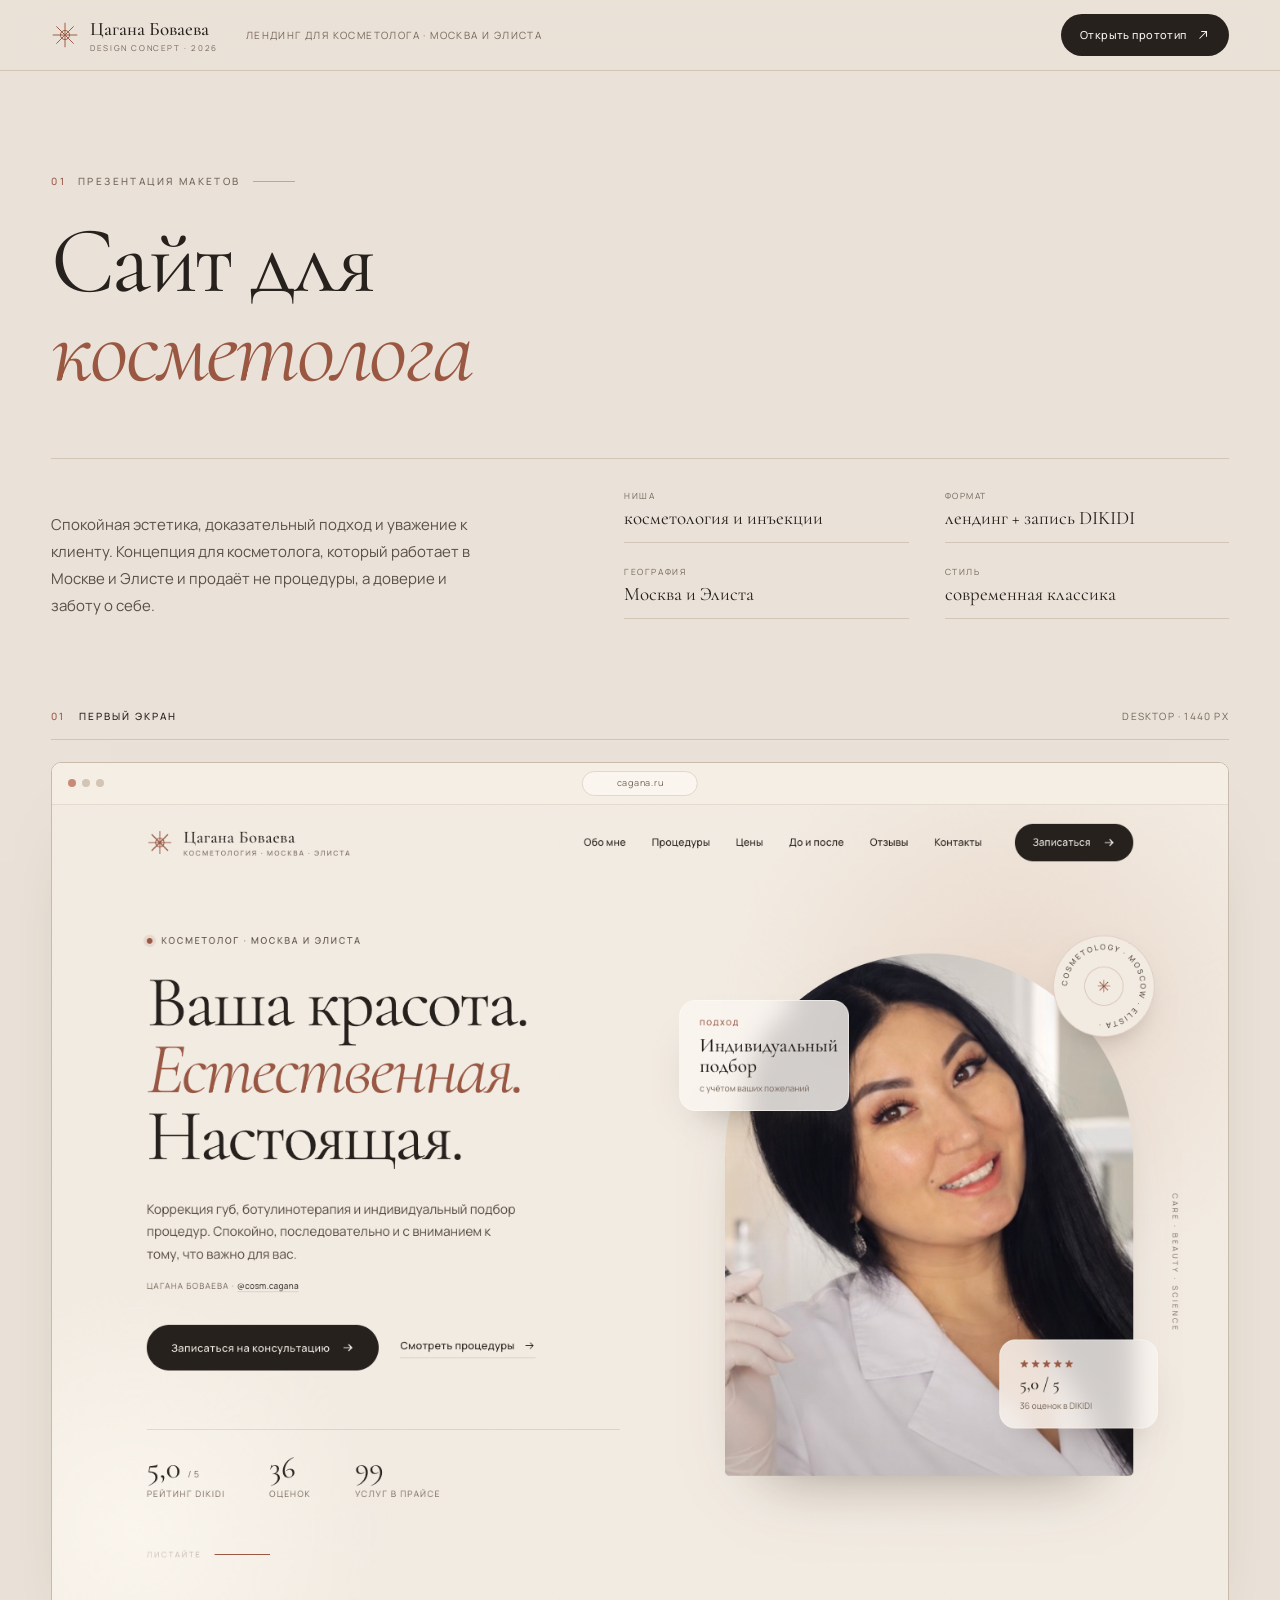
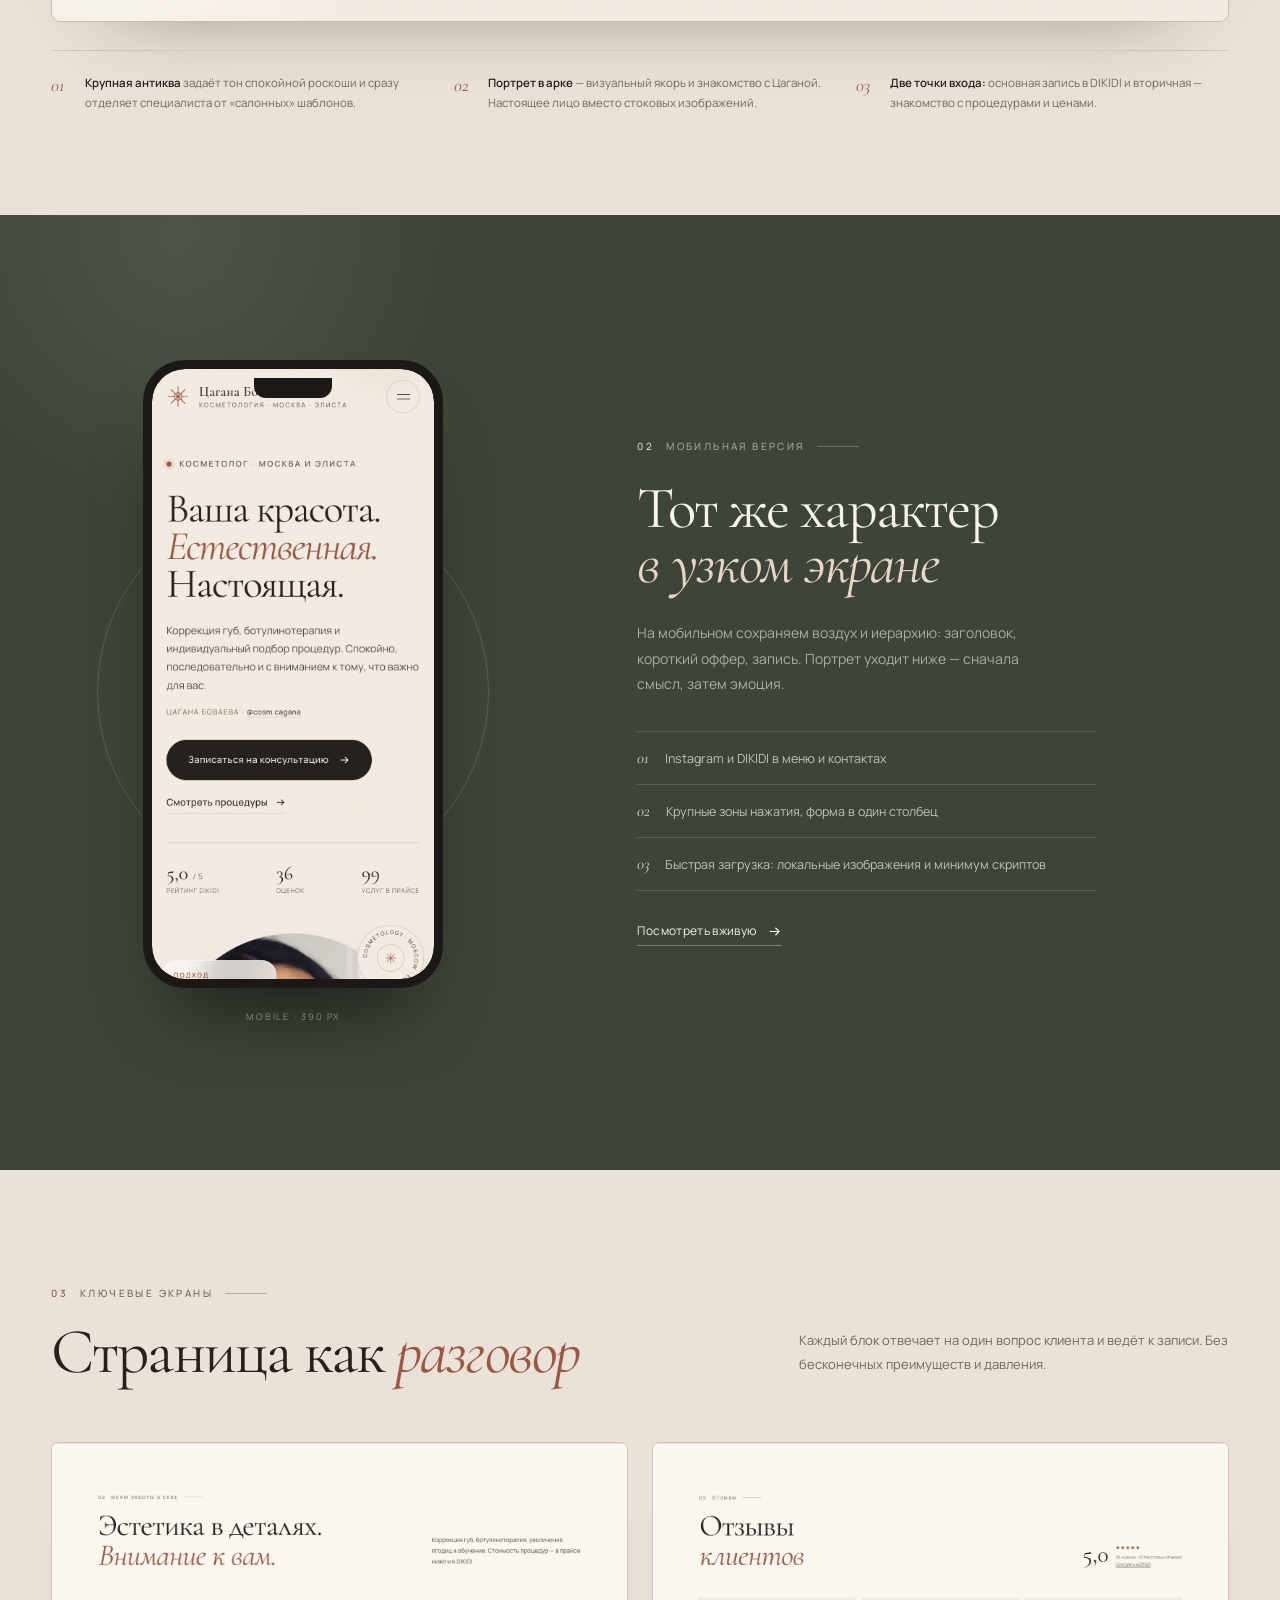
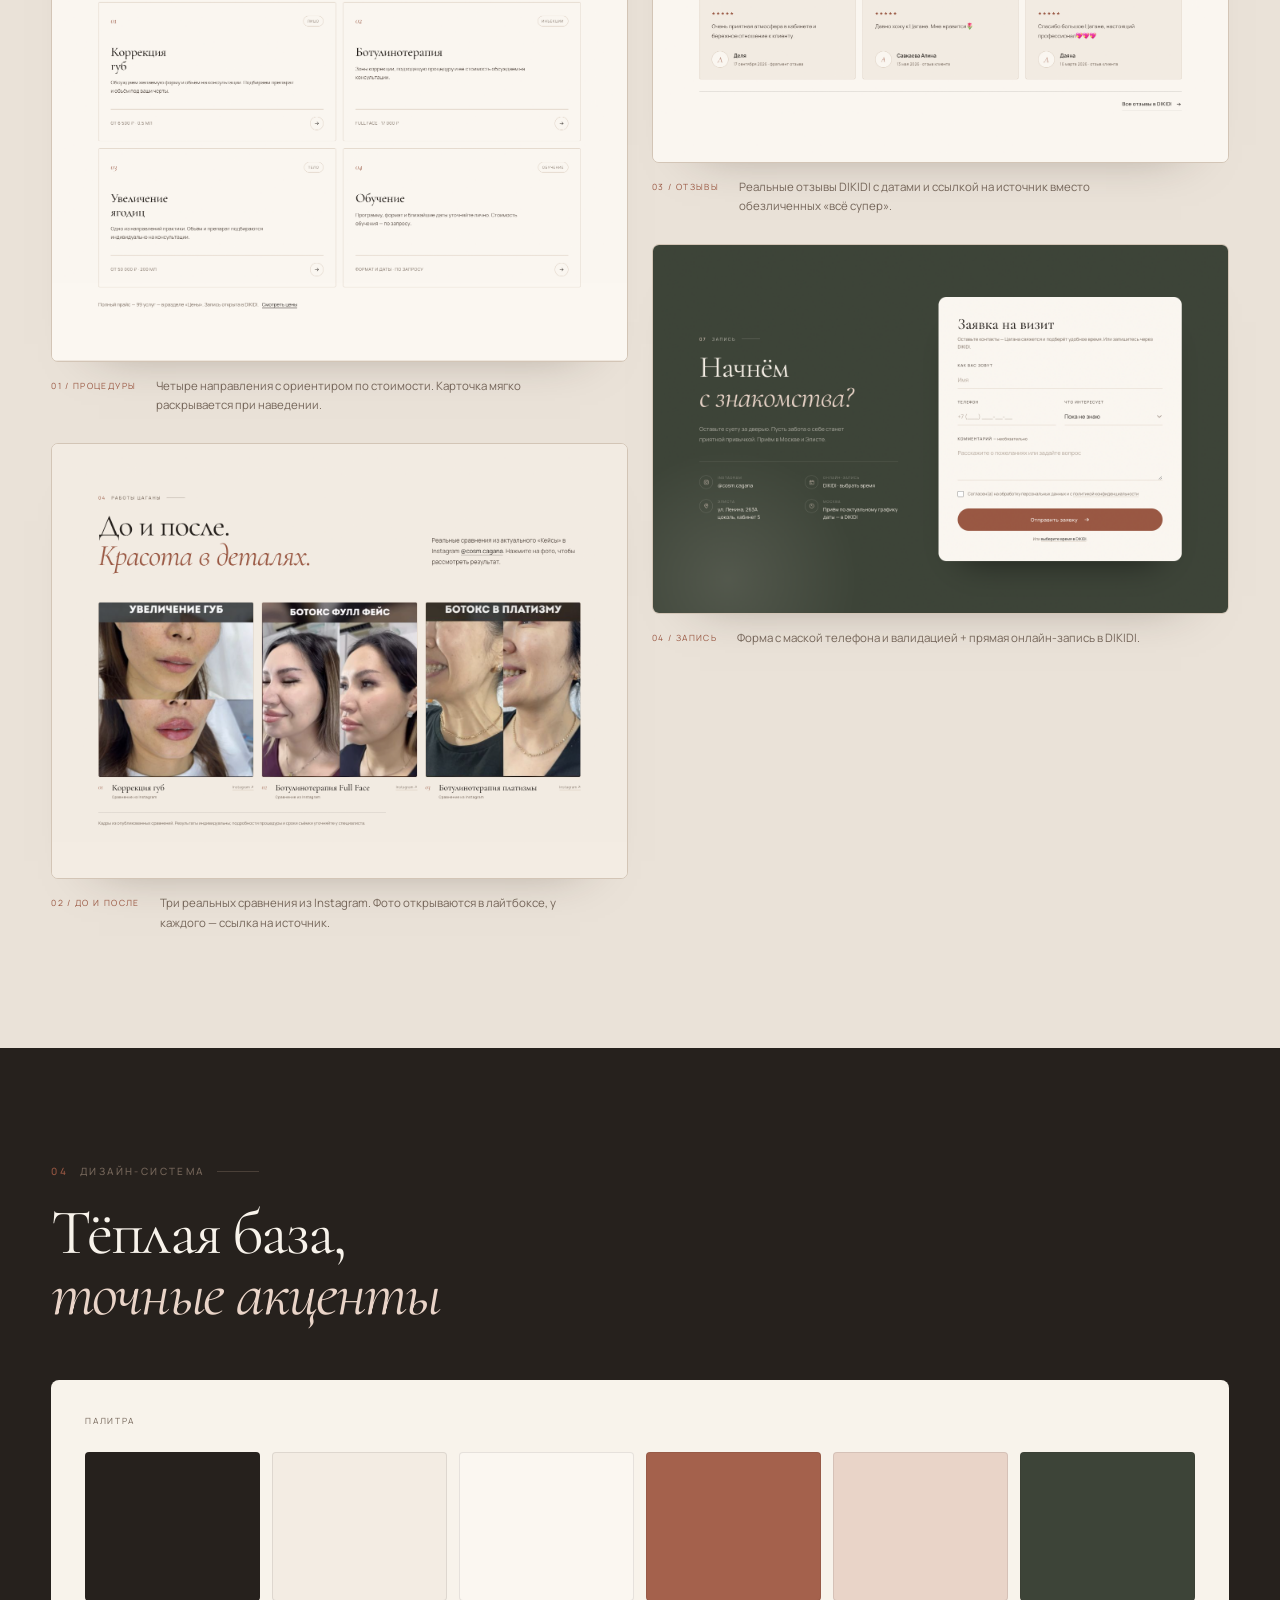
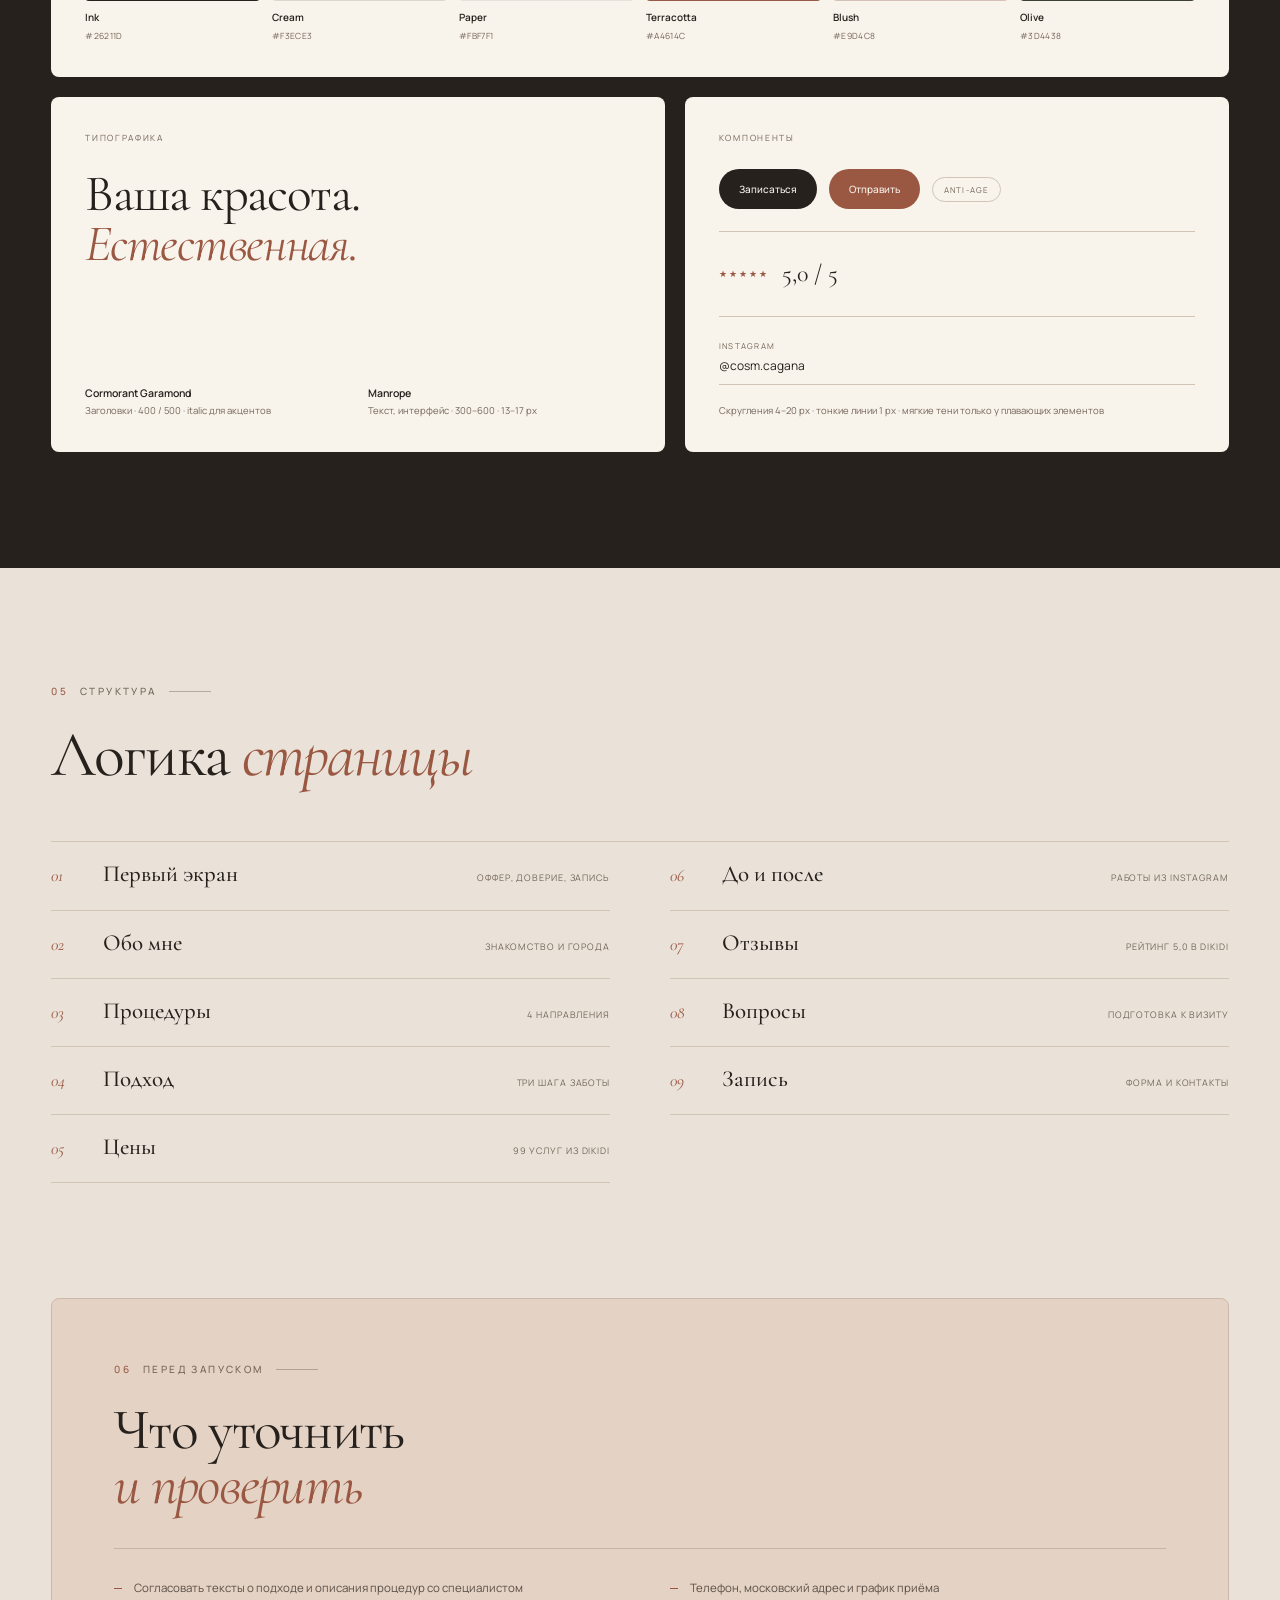
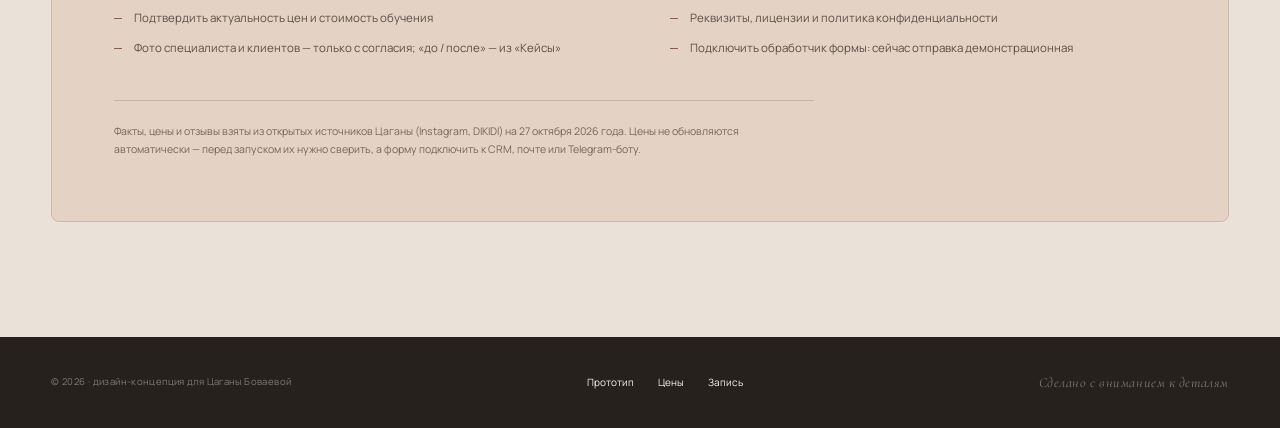
<file: mockups.html>
<!DOCTYPE html>
<html lang="ru">
<head>
  <meta charset="UTF-8">
  <meta name="viewport" content="width=device-width, initial-scale=1.0">
  <meta name="robots" content="noindex, nofollow">
  <title>Макеты сайта — Цагана Боваева · дизайн-концепция</title>
  <meta name="description" content="Дизайн-концепция и макеты сайта для косметолога Цаганы Боваевой: desktop, mobile, ключевые экраны и дизайн-система.">
  <meta property="og:type" content="website">
  <meta property="og:locale" content="ru_RU">
  <meta property="og:title" content="Макеты сайта — Цагана Боваева · дизайн-концепция">
  <meta property="og:description" content="Desktop, mobile, ключевые экраны и дизайн-система для сайта косметолога Цаганы Боваевой.">
  <meta property="og:image" content="screenshots/board-hero.png">
  <link rel="preconnect" href="https://fonts.googleapis.com">
  <link rel="preconnect" href="https://fonts.gstatic.com" crossorigin>
  <link href="https://fonts.googleapis.com/css2?family=Cormorant+Garamond:ital,wght@0,400;0,500;0,600;1,400;1,500&family=Manrope:wght@300;400;500;600;700&display=swap" rel="stylesheet">
  <link rel="stylesheet" href="css/mockups.css">
  <link rel="icon" href="assets/favicon.svg" type="image/svg+xml">
  <meta name="theme-color" content="#eae2d8">
</head>
<body>
  <header class="board-header">
    <a class="board-brand" href="index.html" aria-label="Цагана Боваева — открыть сайт">
      <svg viewBox="0 0 32 32" aria-hidden="true">
        <g fill="none" stroke="currentColor" stroke-width="1.1">
          <path d="M16 2v28M2 16h28M6.1 6.1l19.8 19.8M25.9 6.1 6.1 25.9"/>
          <circle cx="16" cy="16" r="5.2"/>
        </g>
      </svg>
      <span>
        <strong>Цагана Боваева</strong>
        <small>design concept · 2026</small>
      </span>
    </a>
    <p class="board-header-meta">Лендинг для косметолога · Москва и Элиста</p>
    <a class="board-cta" href="index.html">
      Открыть прототип
      <svg viewBox="0 0 16 16" aria-hidden="true"><path d="M4 12 12 4M6 4h6v6" fill="none" stroke="currentColor" stroke-width="1.2"/></svg>
    </a>
  </header>

  <main>
    <section class="board-hero container">
      <p class="board-label"><span>01</span> презентация макетов</p>
      <h1>Сайт для <br><em>косметолога</em></h1>
      <div class="board-hero-bottom">
        <p class="board-lead">
          Спокойная эстетика, доказательный подход и уважение к клиенту.
          Концепция для косметолога, который работает в Москве и Элисте
          и продаёт не процедуры, а доверие и заботу о себе.
        </p>
        <dl class="board-meta">
          <div><dt>Ниша</dt><dd>косметология и инъекции</dd></div>
          <div><dt>Формат</dt><dd>лендинг + запись DIKIDI</dd></div>
          <div><dt>География</dt><dd>Москва и Элиста</dd></div>
          <div><dt>Стиль</dt><dd>современная классика</dd></div>
        </dl>
      </div>
    </section>

    <section class="container screen-block">
      <div class="screen-head">
        <p class="caption"><span>01</span> Первый экран</p>
        <p class="screen-note">Desktop · 1440 px</p>
      </div>

      <div class="browser">
        <div class="browser-bar">
          <span class="browser-dots" aria-hidden="true"><i></i><i></i><i></i></span>
          <span class="browser-url">cagana.ru</span>
          <span class="browser-actions" aria-hidden="true"></span>
        </div>
        <div class="browser-screen">
          <img src="screenshots/desktop-hero.png" alt="Макет первого экрана сайта на десктопе" width="1440" height="1000">
        </div>
      </div>

      <div class="annotations">
        <div class="annotation">
          <span>01</span>
          <p><strong>Крупная антиква</strong> задаёт тон спокойной роскоши и сразу отделяет специалиста от «салонных» шаблонов.</p>
        </div>
        <div class="annotation">
          <span>02</span>
          <p><strong>Портрет в арке</strong> — визуальный якорь и знакомство с Цаганой. Настоящее лицо вместо стоковых изображений.</p>
        </div>
        <div class="annotation">
          <span>03</span>
          <p><strong>Две точки входа:</strong> основная запись в DIKIDI и вторичная — знакомство с процедурами и ценами.</p>
        </div>
      </div>
    </section>

    <section class="mobile-block">
      <div class="container mobile-grid">
        <div class="phone-stage">
          <div class="phone">
            <div class="phone-notch" aria-hidden="true"></div>
            <img src="screenshots/mobile-hero.png" alt="Мобильная версия первого экрана" width="780" height="1688">
          </div>
          <span class="phone-caption">Mobile · 390 px</span>
        </div>

        <div class="mobile-copy">
          <p class="board-label board-label--light"><span>02</span> мобильная версия</p>
          <h2>Тот же характер<br><em>в узком экране</em></h2>
          <p>
            На мобильном сохраняем воздух и иерархию: заголовок, короткий
            оффер, запись. Портрет уходит ниже — сначала смысл, затем эмоция.
          </p>
          <ul>
            <li><span>01</span>Instagram и DIKIDI в меню и контактах</li>
            <li><span>02</span>Крупные зоны нажатия, форма в один столбец</li>
            <li><span>03</span>Быстрая загрузка: локальные изображения и минимум скриптов</li>
          </ul>
          <a class="board-link" href="index.html">Посмотреть вживую
            <svg viewBox="0 0 16 16" aria-hidden="true"><path d="M3 8h10M9 4l4 4-4 4" fill="none" stroke="currentColor" stroke-width="1.2"/></svg>
          </a>
        </div>
      </div>
    </section>

    <section class="container screen-gallery">
      <div class="gallery-head">
        <p class="board-label"><span>03</span> ключевые экраны</p>
        <h2>Страница как <em>разговор</em></h2>
        <p>Каждый блок отвечает на один вопрос клиента и ведёт к записи. Без бесконечных преимуществ и давления.</p>
      </div>

      <div class="gallery-grid">
        <figure class="gallery-item">
          <div class="gallery-image gallery-image--tall">
            <img src="screenshots/clean-desktop-services.png" alt="Макет блока услуг">
          </div>
          <figcaption>
            <span>01 / процедуры</span>
            <p>Четыре направления с ориентиром по стоимости. Карточка мягко раскрывается при наведении.</p>
          </figcaption>
        </figure>

        <figure class="gallery-item">
          <div class="gallery-image">
            <img src="screenshots/clean-desktop-results.png" alt="Макет блока результатов с сравнением до и после">
          </div>
          <figcaption>
            <span>02 / до и после</span>
            <p>Три реальных сравнения из Instagram. Фото открываются в лайтбоксе, у каждого — ссылка на источник.</p>
          </figcaption>
        </figure>

        <figure class="gallery-item">
          <div class="gallery-image">
            <img src="screenshots/clean-desktop-reviews.png" alt="Макет блока отзывов">
          </div>
          <figcaption>
            <span>03 / отзывы</span>
            <p>Реальные отзывы DIKIDI с датами и ссылкой на источник вместо обезличенных «всё супер».</p>
          </figcaption>
        </figure>

        <figure class="gallery-item">
          <div class="gallery-image">
            <img src="screenshots/clean-desktop-booking.png" alt="Макет блока записи с формой">
          </div>
          <figcaption>
            <span>04 / запись</span>
            <p>Форма с маской телефона и валидацией + прямая онлайн-запись в DIKIDI.</p>
          </figcaption>
        </figure>
      </div>
    </section>

    <section class="system-section">
      <div class="container">
        <div class="system-head">
          <p class="board-label"><span>04</span> дизайн-система</p>
          <h2>Тёплая база,<br><em>точные акценты</em></h2>
        </div>

        <div class="system-grid">
          <div class="system-card palette-card">
            <span class="system-card-label">Палитра</span>
            <div class="swatches">
              <div class="swatch" style="--c:#26211D"><span>Ink</span><small>#26211D</small></div>
              <div class="swatch" style="--c:#F3ECE3"><span>Cream</span><small>#F3ECE3</small></div>
              <div class="swatch" style="--c:#FBF7F1"><span>Paper</span><small>#FBF7F1</small></div>
              <div class="swatch" style="--c:#A4614C"><span>Terracotta</span><small>#A4614C</small></div>
              <div class="swatch" style="--c:#E9D4C8"><span>Blush</span><small>#E9D4C8</small></div>
              <div class="swatch" style="--c:#3D4438"><span>Olive</span><small>#3D4438</small></div>
            </div>
          </div>

          <div class="system-card type-card">
            <span class="system-card-label">Типографика</span>
            <p class="type-display">Ваша красота.<br><em>Естественная.</em></p>
            <div class="type-meta">
              <p><strong>Cormorant Garamond</strong><br>Заголовки · 400 / 500 · italic для акцентов</p>
              <p><strong>Manrope</strong><br>Текст, интерфейс · 300–600 · 13–17 px</p>
            </div>
          </div>

          <div class="system-card ui-card">
            <span class="system-card-label">Компоненты</span>
            <div class="ui-row">
              <span class="ui-btn">Записаться</span>
              <span class="ui-btn ui-btn--accent">Отправить</span>
              <span class="ui-tag">anti-age</span>
            </div>
            <div class="ui-row">
              <span class="ui-stars">★★★★★</span>
              <span class="ui-rating">5,0 / 5</span>
            </div>
            <div class="ui-field">
              <span>Instagram</span>
              <p>@cosm.cagana</p>
            </div>
            <p class="ui-note">Скругления 4–20 px · тонкие линии 1 px · мягкие тени только у плавающих элементов</p>
          </div>
        </div>
      </div>
    </section>

    <section class="container structure-section">
      <div class="structure-head">
        <p class="board-label"><span>05</span> структура</p>
        <h2>Логика <em>страницы</em></h2>
      </div>
      <ol class="structure-list">
        <li><span>01</span><strong>Первый экран</strong><em>оффер, доверие, запись</em></li>
        <li><span>02</span><strong>Обо мне</strong><em>знакомство и города</em></li>
        <li><span>03</span><strong>Процедуры</strong><em>4 направления</em></li>
        <li><span>04</span><strong>Подход</strong><em>три шага заботы</em></li>
        <li><span>05</span><strong>Цены</strong><em>99 услуг из DIKIDI</em></li>
        <li><span>06</span><strong>До и после</strong><em>работы из Instagram</em></li>
        <li><span>07</span><strong>Отзывы</strong><em>рейтинг 5,0 в DIKIDI</em></li>
        <li><span>08</span><strong>Вопросы</strong><em>подготовка к визиту</em></li>
        <li><span>09</span><strong>Запись</strong><em>форма и контакты</em></li>
      </ol>
    </section>

    <section class="container handoff">
      <div class="handoff-card">
        <p class="board-label"><span>06</span> перед запуском</p>
        <h2>Что уточнить<br><em>и проверить</em></h2>
        <div class="handoff-cols">
          <ul>
            <li>Согласовать тексты о подходе и описания процедур со специалистом</li>
            <li>Подтвердить актуальность цен и стоимость обучения</li>
            <li>Фото специалиста и клиентов — только с согласия; «до / после» — из «Кейсы»</li>
          </ul>
          <ul>
            <li>Телефон, московский адрес и график приёма</li>
            <li>Реквизиты, лицензии и политика конфиденциальности</li>
            <li>Подключить обработчик формы: сейчас отправка демонстрационная</li>
          </ul>
        </div>
        <p class="handoff-note">
          Факты, цены и отзывы взяты из открытых источников Цаганы (Instagram, DIKIDI)
          на 27 октября 2026 года. Цены не обновляются автоматически — перед запуском
          их нужно сверить, а форму подключить к CRM, почте или Telegram-боту.
        </p>
      </div>
    </section>
  </main>

  <footer class="board-footer">
    <div class="container board-footer-inner">
      <p>© 2026 · дизайн-концепция для Цаганы Боваевой</p>
      <div class="board-footer-links">
        <a href="index.html">Прототип</a>
        <a href="index.html#prices">Цены</a>
        <a href="index.html#booking">Запись</a>
      </div>
      <p class="board-footer-made">Сделано с вниманием к деталям</p>
    </div>
  </footer>
</body>
</html>
</file>
<file: css/style.css>
/* =========================================================
   Цагана Боваева — косметология
   Design prototype · 2026
   ========================================================= */

:root {
  --bg: #f3ece3;
  --bg-deep: #ece2d6;
  --surface: #fbf7f1;
  --ink: #26211d;
  --ink-soft: #554a42;
  --muted: #75665a;
  --line: #ddcfc1;
  --line-dark: rgba(38, 33, 29, 0.14);
  --accent: #9a5843;
  --accent-deep: #7f4433;
  --accent-soft: #e9d4c8;
  --olive: #3d4438;
  --cream: #f6efe6;
  --white: #fffdfa;
  --font-display: "Cormorant Garamond", "Times New Roman", Georgia, serif;
  --font-sans: "Manrope", -apple-system, BlinkMacSystemFont, "Segoe UI", sans-serif;
  --container: 1320px;
  --gutter: clamp(20px, 4.2vw, 56px);
  --section-y: clamp(80px, 9vw, 140px);
  --radius: 4px;
  --radius-lg: 20px;
  --ease: cubic-bezier(0.22, 0.68, 0.22, 1);
}

*,
*::before,
*::after {
  box-sizing: border-box;
}

html {
  scroll-behavior: smooth;
  -webkit-text-size-adjust: 100%;
}

body {
  margin: 0;
  background: var(--bg);
  color: var(--ink);
  font-family: var(--font-sans);
  font-size: 16px;
  font-weight: 400;
  line-height: 1.65;
  -webkit-font-smoothing: antialiased;
  overflow-x: hidden;
}

body::after {
  content: "";
  position: fixed;
  inset: 0;
  z-index: 1000;
  pointer-events: none;
  opacity: 0.035;
  mix-blend-mode: multiply;
  background-image: url("data:image/svg+xml,%3Csvg xmlns='http://www.w3.org/2000/svg' width='160' height='160'%3E%3Cfilter id='n'%3E%3CfeTurbulence type='fractalNoise' baseFrequency='0.85' numOctaves='3' stitchTiles='stitch'/%3E%3C/filter%3E%3Crect width='160' height='160' filter='url(%23n)' opacity='0.7'/%3E%3C/svg%3E");
}

img {
  display: block;
  max-width: 100%;
}

a {
  color: inherit;
  text-decoration: none;
}

button,
input,
select,
textarea {
  font: inherit;
  color: inherit;
}

button {
  cursor: pointer;
}

::selection {
  background: var(--accent);
  color: var(--cream);
}

:focus-visible {
  outline: 2px solid var(--accent);
  outline-offset: 4px;
}

.container {
  width: 100%;
  max-width: var(--container);
  margin: 0 auto;
  padding-inline: var(--gutter);
}

.skip-link {
  position: absolute;
  top: -100px;
  left: 24px;
  z-index: 1100;
  padding: 12px 20px;
  background: var(--ink);
  color: var(--cream);
}

.skip-link:focus {
  top: 16px;
}

/* ---------- Shared typography ---------- */

.section {
  padding-block: var(--section-y);
  position: relative;
}

section[id] {
  scroll-margin-top: 92px;
}

.section-label {
  display: flex;
  align-items: center;
  gap: 14px;
  margin: 0 0 28px;
  color: var(--muted);
  font-size: 11px;
  font-weight: 500;
  letter-spacing: 0.24em;
  line-height: 1;
  text-transform: uppercase;
}

.section-label span {
  color: var(--accent);
}

.section-label::after {
  content: "";
  width: 46px;
  height: 1px;
  background: currentColor;
  opacity: 0.5;
}

.section-label--light {
  color: rgba(246, 239, 230, 0.6);
}

.section-label--light span {
  color: var(--accent-soft);
}

.section-title {
  margin: 0;
  font-family: var(--font-display);
  font-size: clamp(44px, 5.4vw, 76px);
  font-weight: 400;
  letter-spacing: -0.025em;
  line-height: 0.98;
}

.section-title em {
  color: var(--accent);
  font-weight: 400;
}

.section-title--light {
  color: var(--cream);
}

.section-title--light em {
  color: var(--accent-soft);
}

.section-intro {
  margin: 0;
  max-width: 460px;
  color: var(--ink-soft);
  font-size: 15px;
  line-height: 1.8;
}

.section-head {
  display: grid;
  grid-template-columns: minmax(0, 1.35fr) minmax(280px, 0.65fr);
  gap: 60px;
  align-items: end;
  margin-bottom: clamp(48px, 6vw, 80px);
}

.section-head .section-intro {
  padding-bottom: 8px;
  justify-self: end;
}

.eyebrow {
  display: inline-flex;
  align-items: center;
  gap: 11px;
  margin: 0 0 26px;
  color: var(--ink-soft);
  font-size: 11px;
  font-weight: 500;
  letter-spacing: 0.2em;
  text-transform: uppercase;
}

.eyebrow-dot {
  width: 7px;
  height: 7px;
  border-radius: 50%;
  background: var(--accent);
  box-shadow: 0 0 0 4px rgba(164, 97, 76, 0.13);
}

/* ---------- Buttons & links ---------- */

.btn {
  display: inline-flex;
  align-items: center;
  justify-content: center;
  gap: 14px;
  min-height: 56px;
  padding: 8px 30px;
  border: 0;
  border-radius: 100px;
  background: var(--ink);
  color: var(--cream);
  font-size: 13px;
  font-weight: 500;
  letter-spacing: 0.03em;
  transition: background 0.35s var(--ease), color 0.35s var(--ease), border-color 0.35s var(--ease), box-shadow 0.35s var(--ease), transform 0.35s var(--ease);
}

.btn svg {
  width: 16px;
  height: 16px;
  transition: transform 0.35s var(--ease);
}

.btn:hover {
  background: var(--accent);
}

.btn:is(:hover, :focus-visible) svg {
  transform: translateX(4px);
}

@media (hover: hover) and (pointer: fine) {
  .btn:hover {
    transform: translateY(-2px);
    box-shadow: 0 6px 18px rgba(52, 45, 39, 0.12);
  }
}

.btn:active {
  transform: translateY(0) scale(0.98);
  box-shadow: none;
}

.btn--small {
  min-height: 46px;
  padding: 8px 22px;
  font-size: 12px;
}

.btn--accent {
  background: var(--accent);
  color: var(--white);
}

.btn--accent:hover {
  background: var(--accent-deep);
}

.btn--wide {
  width: 100%;
}

.link-arrow {
  display: inline-flex;
  align-items: center;
  gap: 10px;
  padding-bottom: 4px;
  border-bottom: 1px solid var(--line-dark);
  font-size: 13px;
  font-weight: 500;
  letter-spacing: 0.02em;
  transition: color 0.3s, border-color 0.3s;
}

.link-arrow svg {
  width: 15px;
  height: 15px;
  transition: transform 0.3s var(--ease);
}

.link-arrow:hover {
  color: var(--accent);
  border-color: var(--accent);
}

.link-arrow:is(:hover, :focus-visible) svg {
  transform: translateX(4px);
}

.link-arrow--light {
  color: var(--cream);
  border-color: rgba(246, 239, 230, 0.3);
}

.link-arrow--light:hover {
  color: var(--accent-soft);
  border-color: var(--accent-soft);
}

.approach-intro > .link-arrow {
  margin-top: 30px;
}

.link-underline {
  border-bottom: 1px solid currentColor;
  transition: color 0.3s;
}

.link-underline:hover {
  color: var(--accent);
}

/* ---------- Header ---------- */

.site-header {
  position: fixed;
  inset: 0 0 auto;
  z-index: 100;
  border-bottom: 1px solid transparent;
  transition: background 0.4s var(--ease), border-color 0.4s, backdrop-filter 0.4s;
}

.site-header.is-scrolled {
  background: rgba(243, 236, 227, 0.88);
  border-bottom-color: var(--line-dark);
  -webkit-backdrop-filter: blur(14px);
  backdrop-filter: blur(14px);
}

.header-inner {
  position: relative;
  z-index: 101;
  display: flex;
  align-items: center;
  gap: 40px;
  min-height: 92px;
}

.brand {
  display: inline-flex;
  align-items: center;
  gap: 13px;
  flex-shrink: 0;
}

.brand-mark {
  width: 32px;
  height: 32px;
  color: var(--accent);
  transition: transform 0.6s var(--ease);
}

.brand:hover .brand-mark {
  transform: rotate(45deg);
}

.brand-text {
  display: flex;
  flex-direction: column;
  line-height: 1.1;
}

.brand-name {
  font-family: var(--font-display);
  font-size: 21px;
  font-weight: 500;
  letter-spacing: 0.015em;
}

.brand-sub {
  margin-top: 4px;
  color: var(--muted);
  font-size: 8.5px;
  font-weight: 500;
  letter-spacing: 0.22em;
  text-transform: uppercase;
}

.nav {
  display: flex;
  align-items: center;
  gap: clamp(18px, 2.2vw, 34px);
  margin-left: auto;
}

.nav a {
  position: relative;
  padding: 6px 0;
  font-size: 12.5px;
  font-weight: 500;
  letter-spacing: 0.015em;
}

.nav a::after {
  content: "";
  position: absolute;
  left: 0;
  bottom: 0;
  width: 100%;
  height: 1px;
  background: var(--accent);
  transform: scaleX(0);
  transform-origin: right;
  transition: transform 0.4s var(--ease);
}

.nav a:hover::after {
  transform: scaleX(1);
  transform-origin: left;
}

.header-actions {
  display: flex;
  align-items: center;
  gap: 14px;
  flex-shrink: 0;
}

.menu-toggle {
  display: none;
  position: relative;
  width: 46px;
  height: 46px;
  padding: 0;
  border: 1px solid var(--line-dark);
  border-radius: 50%;
  background: transparent;
}

.menu-toggle span {
  position: absolute;
  left: 14px;
  width: 18px;
  height: 1px;
  background: var(--ink);
  transition: transform 0.35s var(--ease), top 0.35s var(--ease);
}

.menu-toggle span:first-child {
  top: 19px;
}

.menu-toggle span:last-child {
  top: 25px;
}

.menu-toggle[aria-expanded="true"] span:first-child {
  top: 22px;
  transform: rotate(45deg);
}

.menu-toggle[aria-expanded="true"] span:last-child {
  top: 22px;
  transform: rotate(-45deg);
}

.mobile-menu {
  position: fixed;
  inset: 0;
  z-index: 99;
  display: none;
  flex-direction: column;
  justify-content: space-between;
  overflow-y: auto;
  padding: 130px var(--gutter) 40px;
  background: var(--ink);
  color: var(--cream);
  opacity: 0;
  visibility: hidden;
  transform: translateY(-12px);
  transition: opacity 0.45s var(--ease), transform 0.45s var(--ease);
}

.mobile-menu.is-open {
  display: flex;
  opacity: 1;
  visibility: visible;
  transform: none;
}

.mobile-menu nav {
  display: flex;
  flex-direction: column;
}

.mobile-menu nav a {
  display: flex;
  align-items: baseline;
  gap: 20px;
  padding: 15px 0;
  border-bottom: 1px solid rgba(246, 239, 230, 0.14);
  font-family: var(--font-display);
  font-size: clamp(30px, 7vw, 42px);
  line-height: 1.15;
}

.mobile-menu nav a span {
  color: var(--accent-soft);
  font-family: var(--font-sans);
  font-size: 10px;
  letter-spacing: 0.15em;
  opacity: 0.7;
}

.mobile-menu-foot {
  display: flex;
  align-items: flex-end;
  justify-content: space-between;
  gap: 20px;
  color: rgba(246, 239, 230, 0.65);
  font-size: 12px;
}

.mobile-menu-foot a {
  color: var(--cream);
  font-size: 15px;
}

.mobile-menu-foot p {
  margin: 0;
  text-align: right;
}

body.menu-open {
  overflow: hidden;
}

body.menu-open .site-header {
  background: transparent;
  border-bottom-color: transparent;
  -webkit-backdrop-filter: none;
  backdrop-filter: none;
}

body.menu-open .brand-mark,
body.menu-open .brand-name {
  color: var(--cream);
}

body.menu-open .brand-sub {
  color: rgba(246, 239, 230, 0.45);
}

body.menu-open .menu-toggle {
  border-color: rgba(246, 239, 230, 0.24);
}

body.menu-open .menu-toggle span {
  background: var(--cream);
}

/* ---------- Hero ---------- */

.hero {
  position: relative;
  padding-top: clamp(130px, 15vh, 176px);
  padding-bottom: clamp(40px, 6vw, 70px);
  min-height: 100svh;
  display: flex;
  flex-direction: column;
  justify-content: center;
  overflow: hidden;
}

.hero-glow {
  position: absolute;
  border-radius: 50%;
  pointer-events: none;
  filter: blur(10px);
}

.hero-glow--1 {
  top: -12%;
  right: -8%;
  width: 52vw;
  height: 52vw;
  background: radial-gradient(circle, rgba(225, 197, 179, 0.5), transparent 66%);
}

.hero-glow--2 {
  bottom: -22%;
  left: -16%;
  width: 46vw;
  height: 46vw;
  background: radial-gradient(circle, rgba(255, 251, 243, 0.7), transparent 64%);
}

.hero-grid {
  display: grid;
  grid-template-columns: minmax(0, 1.02fr) minmax(0, 0.98fr);
  gap: clamp(40px, 5vw, 90px);
  align-items: center;
  position: relative;
  z-index: 1;
}

.hero-copy {
  max-width: 650px;
}

.hero-title {
  margin: 0;
  font-family: var(--font-display);
  font-size: clamp(54px, 6.2vw, 90px);
  font-weight: 400;
  letter-spacing: -0.035em;
  line-height: 0.92;
}

.hero-title em {
  color: var(--accent);
  font-weight: 400;
}

.hero-lead {
  max-width: 460px;
  margin: 34px 0 0;
  color: var(--ink-soft);
  font-size: clamp(15px, 1.1vw, 17px);
  line-height: 1.75;
}

.hero-byline {
  margin: 16px 0 0;
  color: var(--muted);
  font-size: 10px;
  letter-spacing: 0.12em;
  text-transform: uppercase;
}

.hero-byline a {
  color: var(--ink);
  letter-spacing: 0.04em;
  text-transform: none;
  border-bottom: 1px solid var(--line-dark);
  transition: color 0.3s, border-color 0.3s;
}

.hero-byline a:hover {
  color: var(--accent);
  border-color: var(--accent);
}

.hero-actions {
  display: flex;
  flex-wrap: wrap;
  align-items: center;
  gap: 26px;
  margin-top: 40px;
}

.hero-stats {
  display: flex;
  gap: clamp(26px, 4vw, 54px);
  margin: clamp(46px, 6vw, 72px) 0 0;
  padding-top: 28px;
  border-top: 1px solid var(--line-dark);
}

.hero-stats div {
  display: flex;
  flex-direction: column;
  gap: 4px;
}

.hero-stats dt {
  font-family: var(--font-display);
  font-size: clamp(28px, 2.6vw, 38px);
  line-height: 1;
  white-space: nowrap;
}

.hero-stats dt span {
  color: var(--muted);
  font-family: var(--font-sans);
  font-size: 11px;
  letter-spacing: 0.05em;
}

.hero-stats dd {
  margin: 0;
  color: var(--muted);
  font-size: 10.5px;
  letter-spacing: 0.14em;
  text-transform: uppercase;
}

.hero-media {
  position: relative;
  justify-self: end;
  width: min(100%, 500px);
}

.hero-arch {
  position: relative;
  overflow: hidden;
  height: clamp(470px, 64vh, 660px);
  border-radius: 260px 260px 6px 6px;
  background: var(--bg-deep);
  box-shadow: 0 40px 80px -50px rgba(59, 43, 34, 0.55);
}

.hero-arch::after {
  content: "";
  position: absolute;
  inset: 0;
  background: linear-gradient(180deg, transparent 55%, rgba(38, 33, 29, 0.18));
  pointer-events: none;
}

.hero-arch img {
  width: 100%;
  height: 100%;
  object-fit: cover;
  object-position: 50% 38%;
  transform: scale(1.01);
  transition: transform 1.4s var(--ease);
}

.hero-media:hover .hero-arch img {
  transform: scale(1.045);
}

.rotating-badge {
  position: absolute;
  top: -22px;
  right: -26px;
  z-index: 3;
  display: grid;
  place-items: center;
  width: 124px;
  height: 124px;
  border-radius: 50%;
  background: var(--bg);
  border: 1px solid rgba(164, 97, 76, 0.2);
  box-shadow: 0 18px 40px -22px rgba(59, 43, 34, 0.5);
}

.rotating-badge > svg {
  position: absolute;
  inset: 0;
  width: 100%;
  height: 100%;
  animation: spin 32s linear infinite;
}

.rotating-badge text {
  fill: var(--ink-soft);
  font-family: var(--font-sans);
  font-size: 9px;
  font-weight: 500;
  letter-spacing: 2.05px;
}

.rotating-badge-core {
  display: grid;
  place-items: center;
  width: 48px;
  height: 48px;
  border-radius: 50%;
  border: 1px solid rgba(164, 97, 76, 0.28);
  color: var(--accent);
}

.rotating-badge-core svg {
  width: 18px;
  height: 18px;
}

@keyframes spin {
  to {
    transform: rotate(360deg);
  }
}

.floating-card {
  position: absolute;
  z-index: 2;
  display: flex;
  flex-direction: column;
  padding: 20px 24px;
  border: 1px solid rgba(255, 253, 250, 0.6);
  border-radius: var(--radius-lg);
  background: rgba(251, 247, 241, 0.82);
  box-shadow: 0 26px 50px -30px rgba(59, 43, 34, 0.45);
  -webkit-backdrop-filter: blur(14px);
  backdrop-filter: blur(14px);
}

.floating-card strong {
  font-family: var(--font-display);
  font-size: 24px;
  font-weight: 500;
  line-height: 1.05;
}

.floating-card-kicker {
  margin-bottom: 7px;
  color: var(--accent);
  font-size: 9px;
  font-weight: 600;
  letter-spacing: 0.2em;
  text-transform: uppercase;
}

.floating-card-note {
  margin-top: 7px;
  color: var(--muted);
  font-size: 10.5px;
  line-height: 1.4;
}

.floating-card--top {
  top: 9%;
  left: -56px;
  width: 208px;
}

.floating-card--bottom {
  right: -30px;
  bottom: 9%;
  width: 194px;
}

.floating-stars {
  margin-bottom: 5px;
  color: var(--accent);
  font-size: 11px;
  letter-spacing: 0.22em;
}

.floating-card--bottom strong {
  font-size: 21px;
}

.hero-side-note {
  position: absolute;
  top: 46%;
  right: -58px;
  color: var(--muted);
  font-size: 9px;
  letter-spacing: 0.32em;
  text-transform: uppercase;
  writing-mode: vertical-rl;
}

.scroll-hint {
  display: inline-flex;
  align-items: center;
  gap: 16px;
  margin-top: clamp(38px, 5vw, 58px);
  color: var(--muted);
  font-size: 9.5px;
  letter-spacing: 0.24em;
  text-transform: uppercase;
}

.scroll-line {
  position: relative;
  width: 68px;
  height: 1px;
  overflow: hidden;
  background: var(--line-dark);
}

.scroll-line::after {
  content: "";
  position: absolute;
  inset: 0;
  background: var(--accent);
  animation: scrollLine 2.4s var(--ease) infinite;
}

@keyframes scrollLine {
  0% {
    transform: translateX(-100%);
  }
  55%,
  100% {
    transform: translateX(100%);
  }
}

/* ---------- Marquee ---------- */

.marquee {
  overflow: hidden;
  padding: 22px 0;
  background: var(--ink);
  color: var(--cream);
}

.marquee-track {
  display: flex;
  align-items: center;
  gap: 36px;
  width: max-content;
  animation: marquee 42s linear infinite;
}

.marquee-track span {
  font-size: 11px;
  font-weight: 400;
  letter-spacing: 0.2em;
  text-transform: uppercase;
  white-space: nowrap;
}

.marquee-track i {
  color: var(--accent-soft);
  font-style: normal;
  font-size: 11px;
}

@keyframes marquee {
  to {
    transform: translateX(-50%);
  }
}

/* ---------- About ---------- */

.about {
  background: var(--bg);
}

.about-grid {
  display: grid;
  grid-template-columns: minmax(0, 0.96fr) minmax(0, 1.04fr);
  gap: clamp(56px, 7vw, 110px);
  align-items: center;
}

.about-media {
  position: relative;
}

.about-image {
  overflow: hidden;
  border-radius: var(--radius);
}

.about-image img {
  width: 100%;
  height: 100%;
  object-fit: cover;
  transition: transform 1.2s var(--ease);
}

.about-image:hover img {
  transform: scale(1.03);
}

.about-image--main {
  width: 100%;
  aspect-ratio: 3 / 4;
}

.about-image--main img {
  object-position: 50% 45%;
}

.about-stamp {
  position: absolute;
  top: -30px;
  left: -24px;
  display: flex;
  flex-direction: column;
  align-items: center;
  justify-content: center;
  gap: 5px;
  width: 118px;
  height: 118px;
  padding: 14px;
  text-align: center;
  border-radius: 50%;
  background: var(--accent);
  color: var(--cream);
  box-shadow: 0 20px 40px -24px rgba(142, 80, 61, 0.8);
}

.about-stamp-value {
  font-family: var(--font-display);
  font-size: 42px;
  line-height: 1;
}

.about-stamp-stars {
  font-size: 11px;
  line-height: 1;
  letter-spacing: 0.08em;
  padding-left: 0.08em;
}

.about-stamp small {
  font-size: 8px;
  letter-spacing: 0.1em;
  line-height: 1.35;
  text-transform: uppercase;
}

.about-lead {
  margin: 30px 0 0;
  font-family: var(--font-display);
  font-size: clamp(22px, 2vw, 27px);
  line-height: 1.35;
  color: var(--ink);
}

.about-text {
  max-width: 520px;
  margin: 20px 0 0;
  color: var(--ink-soft);
  font-size: 14.5px;
  line-height: 1.85;
}

.about-facts {
  display: flex;
  flex-direction: column;
  gap: 12px;
  margin: 30px 0 0;
  padding: 0;
  list-style: none;
}

.about-facts li {
  display: flex;
  align-items: flex-start;
  gap: 12px;
  color: var(--ink-soft);
  font-size: 13px;
  line-height: 1.6;
}

.about-facts svg {
  flex-shrink: 0;
  width: 16px;
  height: 16px;
  margin-top: 4px;
  color: var(--accent);
}

.signature {
  display: flex;
  align-items: center;
  gap: 22px;
  margin-top: 36px;
  padding-top: 26px;
  border-top: 1px solid var(--line-dark);
}

.signature-script {
  color: var(--accent);
  font-family: var(--font-display);
  font-size: 54px;
  font-style: italic;
  line-height: 0.8;
}

.signature-meta {
  color: var(--muted);
  font-size: 9.5px;
  letter-spacing: 0.14em;
  line-height: 1.6;
  text-transform: uppercase;
}

/* ---------- Services ---------- */

.services {
  background: var(--surface);
  border-top: 1px solid var(--line);
  border-bottom: 1px solid var(--line);
}

.service-grid {
  display: grid;
  grid-template-columns: repeat(2, minmax(0, 1fr));
  gap: 18px;
}

.service-card {
  position: relative;
  display: flex;
  flex-direction: column;
  min-height: 348px;
  padding: 30px 30px 26px;
  border: 1px solid var(--line);
  border-radius: var(--radius);
  background: transparent;
  transition: background 0.45s var(--ease), color 0.45s var(--ease),
    border-color 0.45s var(--ease), transform 0.45s var(--ease);
}

.service-card:hover {
  z-index: 2;
  background: var(--ink);
  border-color: var(--ink);
  color: var(--cream);
  transform: translateY(-5px);
}

.service-top {
  display: flex;
  align-items: center;
  justify-content: space-between;
  gap: 12px;
}

.service-num {
  color: var(--accent);
  font-family: var(--font-display);
  font-size: 20px;
  font-style: italic;
}

.service-tag {
  padding: 5px 10px;
  border: 1px solid var(--line);
  border-radius: 100px;
  color: var(--muted);
  font-size: 8.5px;
  letter-spacing: 0.16em;
  text-transform: uppercase;
  transition: border-color 0.45s, color 0.45s;
}

.service-card:hover .service-tag {
  border-color: rgba(246, 239, 230, 0.28);
  color: rgba(246, 239, 230, 0.7);
}

.service-card h3 {
  margin: 44px 0 0;
  font-family: var(--font-display);
  font-size: clamp(27px, 2.3vw, 32px);
  font-weight: 500;
  letter-spacing: -0.015em;
  line-height: 1.08;
}

.service-card p {
  max-width: 460px;
  margin: 14px 0 26px;
  color: var(--ink-soft);
  font-size: 12.5px;
  line-height: 1.7;
  transition: color 0.45s;
}

.service-card:hover p {
  color: rgba(246, 239, 230, 0.7);
}

.service-foot {
  display: flex;
  align-items: center;
  justify-content: space-between;
  gap: 16px;
  margin-top: auto;
  padding-top: 18px;
  border-top: 1px solid var(--line);
  color: var(--muted);
  font-size: 10.5px;
  letter-spacing: 0.06em;
  text-transform: uppercase;
  transition: border-color 0.45s, color 0.45s;
}

.service-card:hover .service-foot {
  border-color: rgba(246, 239, 230, 0.18);
  color: rgba(246, 239, 230, 0.75);
}

.service-arrow {
  display: grid;
  place-items: center;
  width: 34px;
  height: 34px;
  border: 1px solid var(--line);
  border-radius: 50%;
  color: var(--ink);
  transition: background 0.35s, color 0.35s, border-color 0.35s, transform 0.35s;
}

.service-arrow svg {
  width: 14px;
  height: 14px;
}

.service-card:hover .service-arrow {
  background: var(--accent);
  border-color: var(--accent);
  color: var(--cream);
  transform: rotate(-45deg);
}

.service-note {
  margin: 34px 0 0;
  color: var(--muted);
  font-size: 12px;
}

.service-note a {
  margin-left: 6px;
  color: var(--ink);
}

/* ---------- Approach ---------- */

.approach {
  position: relative;
  overflow: hidden;
  padding-block: var(--section-y);
  background: var(--ink);
  color: var(--cream);
}

.approach::before {
  content: "";
  position: absolute;
  top: -18%;
  right: -10%;
  width: 44vw;
  height: 44vw;
  border-radius: 50%;
  background: radial-gradient(circle, rgba(164, 97, 76, 0.3), transparent 66%);
}

.approach-grid {
  position: relative;
  z-index: 1;
  display: grid;
  grid-template-columns: minmax(0, 0.88fr) minmax(0, 1.12fr);
  gap: clamp(60px, 8vw, 130px);
}

.approach-text {
  max-width: 400px;
  margin: 30px 0 0;
  color: rgba(246, 239, 230, 0.62);
  font-size: 14.5px;
  line-height: 1.85;
}

.approach-quote {
  max-width: 360px;
  margin-top: clamp(44px, 6vw, 72px);
  padding-top: 26px;
  border-top: 1px solid rgba(246, 239, 230, 0.18);
}

.approach-quote p {
  margin: 0;
  font-family: var(--font-display);
  font-size: clamp(22px, 2vw, 26px);
  font-style: italic;
  line-height: 1.35;
}

.approach-quote span {
  display: block;
  margin-top: 14px;
  color: rgba(246, 239, 230, 0.46);
  font-size: 9.5px;
  letter-spacing: 0.18em;
  text-transform: uppercase;
}

.approach-list {
  margin: 0;
  padding: 0;
  list-style: none;
  counter-reset: approach;
}

.approach-list li {
  display: grid;
  grid-template-columns: 64px 1fr;
  gap: 24px;
  padding: 32px 0;
  border-top: 1px solid rgba(246, 239, 230, 0.14);
}

.approach-list li:last-child {
  border-bottom: 1px solid rgba(246, 239, 230, 0.14);
}

.approach-num {
  color: var(--accent-soft);
  font-family: var(--font-display);
  font-size: 30px;
  font-style: italic;
  line-height: 1;
}

.approach-list h3 {
  margin: 0 0 9px;
  font-family: var(--font-display);
  font-size: clamp(24px, 2.1vw, 30px);
  font-weight: 500;
  line-height: 1.1;
}

.approach-list p {
  max-width: 410px;
  margin: 0;
  color: rgba(246, 239, 230, 0.58);
  font-size: 13px;
  line-height: 1.75;
}

/* ---------- Results ---------- */

.results {
  background: var(--bg);
}

.results-grid {
  display: grid;
  grid-template-columns: minmax(0, 0.82fr) minmax(0, 1.18fr);
  gap: clamp(48px, 7vw, 110px);
  align-items: center;
}

.results-copy .section-intro {
  margin-top: 30px;
}

.result-points {
  display: flex;
  flex-direction: column;
  gap: 0;
  margin: 32px 0 0;
  padding: 0;
  list-style: none;
  border-top: 1px solid var(--line-dark);
}

.result-points li {
  display: flex;
  align-items: center;
  gap: 18px;
  padding: 14px 0;
  border-bottom: 1px solid var(--line-dark);
  font-size: 13px;
}

.result-points span {
  color: var(--accent);
  font-family: var(--font-display);
  font-size: 16px;
  font-style: italic;
}

.results-note {
  margin: 22px 0 0;
  color: var(--muted);
  font-size: 10.5px;
  line-height: 1.6;
}

.results-media {
  min-width: 0;
}

/* ---------- Featured Full Face comparison ---------- */

.featured-comparison {
  display: grid;
  grid-template-columns: minmax(0, 1fr) minmax(0, 468px);
  align-items: center;
  gap: clamp(32px, 7vw, 100px);
  margin: 0 0 clamp(48px, 6vw, 80px);
  padding: clamp(24px, 4vw, 48px);
  border: 1px solid var(--line);
  border-radius: var(--radius-lg);
  background: var(--surface);
}

.featured-comparison-copy h3 {
  margin: 18px 0 24px;
  font-family: var(--font-display);
  font-size: clamp(32px, 3.6vw, 52px);
  font-weight: 500;
  line-height: 1.12;
}

.featured-comparison-copy h3 em { color: var(--accent); font-weight: 400; }

.comparison-instruction {
  max-width: 360px;
  margin: 0 0 28px;
  color: var(--ink-soft);
  font-size: 14px;
  line-height: 1.8;
}

.comparison-figure { min-width: 0; margin: 0; }

.comparison-media {
  --comparison-position: 50%;
  position: relative;
  overflow: hidden;
  aspect-ratio: 3 / 4;
  border-radius: var(--radius);
  background: var(--bg-deep);
  user-select: none;
}

.comparison-media img {
  display: block;
  width: 100%;
  height: 100%;
  object-fit: cover;
  pointer-events: none;
}

.comparison-before {
  position: absolute;
  inset: 0;
  clip-path: inset(0 calc(100% - var(--comparison-position)) 0 0);
}

.comparison-label {
  position: absolute;
  top: 16px;
  z-index: 1;
  padding: 7px 14px;
  border-radius: 100px;
  background: var(--surface);
  color: var(--ink);
  font-size: 12px;
  pointer-events: none;
}

.comparison-label--before { left: 16px; }
.comparison-label--after { right: 16px; }

.comparison-divider {
  position: absolute;
  inset-block: 0;
  left: var(--comparison-position);
  width: 2px;
  background: var(--cream);
  pointer-events: none;
}

.comparison-divider span {
  position: absolute;
  top: 50%;
  left: 50%;
  display: grid;
  place-items: center;
  width: 48px;
  height: 48px;
  border: 1px solid var(--cream);
  border-radius: 50%;
  background: var(--ink);
  color: var(--cream);
  font-size: 24px;
  transform: translate(-50%, -50%);
}

.comparison-range {
  position: absolute;
  inset: 0;
  z-index: 2;
  width: 100%;
  height: 100%;
  margin: 0;
  opacity: 0;
  cursor: ew-resize;
  touch-action: pan-y;
}

.comparison-media:has(.comparison-range:focus-visible) {
  outline: 3px solid var(--accent);
  outline-offset: 4px;
}

.comparison-caption {
  margin-top: 14px;
  color: var(--muted);
  font-size: 11px;
  line-height: 1.7;
}

html:not(.js) .comparison-media { display: grid; grid-template-columns: 1fr 1fr; aspect-ratio: auto; }
html:not(.js) .comparison-before { position: static; grid-column: 1; grid-row: 1; clip-path: none; }
html:not(.js) .comparison-after { grid-column: 2; grid-row: 1; }
html:not(.js) .comparison-range,
html:not(.js) .comparison-divider,
html:not(.js) .comparison-instruction { display: none; }

@media (max-width: 900px) {
  .featured-comparison { grid-template-columns: minmax(0, 1fr); padding: 20px; gap: 28px; }
  .comparison-figure { width: 100%; max-width: 468px; justify-self: center; }
  .comparison-label { top: 10px; padding: 5px 12px; }
  .comparison-label--before { left: 10px; }
  .comparison-label--after { right: 10px; }
}

/* ---------- Reviews ---------- */

.reviews {
  background: var(--surface);
  border-top: 1px solid var(--line);
}

.reviews-head {
  display: flex;
  align-items: flex-end;
  justify-content: space-between;
  gap: 40px;
  margin-bottom: clamp(44px, 5vw, 68px);
}

.reviews-summary {
  display: flex;
  align-items: center;
  gap: 18px;
  padding-bottom: 8px;
}

.reviews-summary > strong {
  font-family: var(--font-display);
  font-size: 58px;
  font-weight: 400;
  line-height: 0.8;
}

.reviews-summary .stars {
  color: var(--accent);
  font-size: 10px;
  letter-spacing: 0.22em;
}

.reviews-summary p {
  margin: 5px 0 0;
  color: var(--muted);
  font-size: 10.5px;
  line-height: 1.55;
}

.review-grid {
  display: grid;
  grid-template-columns: repeat(3, minmax(0, 1fr));
  gap: 18px;
}

.review-card {
  position: relative;
  display: flex;
  flex-direction: column;
  margin: 0;
  padding: 34px 30px 28px;
  border: 1px solid var(--line);
  border-radius: var(--radius);
  background: var(--bg);
  transition: transform 0.45s var(--ease), box-shadow 0.45s var(--ease);
}

.review-card:hover {
  transform: translateY(-4px);
  box-shadow: 0 30px 50px -40px rgba(59, 43, 34, 0.55);
}

.review-card blockquote {
  position: relative;
  z-index: 1;
  margin: 0;
  color: var(--ink-soft);
  font-size: 13.5px;
  line-height: 1.8;
}

.review-stars {
  display: block;
  margin-bottom: 16px;
  color: var(--accent);
  font-size: 9px;
  letter-spacing: 0.24em;
  line-height: 1;
}

.review-card figcaption {
  display: flex;
  align-items: center;
  gap: 13px;
  margin-top: auto;
  padding-top: 26px;
}

.review-avatar {
  display: grid;
  place-items: center;
  flex-shrink: 0;
  width: 42px;
  height: 42px;
  border: 1px solid var(--line);
  border-radius: 50%;
  background: var(--surface);
  color: var(--accent);
  font-family: var(--font-display);
  font-size: 18px;
  font-style: italic;
}

.review-card figcaption > span:last-child {
  display: flex;
  flex-direction: column;
  gap: 2px;
}

.review-card strong {
  font-size: 12.5px;
  font-weight: 600;
}

.review-card small {
  color: var(--muted);
  font-size: 9.5px;
  letter-spacing: 0.04em;
}

/* ---------- Prices ---------- */

.prices {
  background: var(--bg);
}

.prices-grid {
  display: grid;
  grid-template-columns: minmax(0, 0.8fr) minmax(0, 1.2fr);
  gap: clamp(48px, 8vw, 120px);
  align-items: start;
}

.prices-intro {
  position: sticky;
  top: 130px;
}

.prices-intro .section-intro {
  margin-top: 28px;
}

.price-highlight {
  margin-top: 38px;
  padding: 22px 26px;
  border: 1px solid var(--line);
  border-radius: var(--radius);
  background: var(--surface);
}

.price-highlight span {
  font-size: 10px;
  letter-spacing: 0.16em;
  text-transform: uppercase;
}

.price-highlight strong {
  display: block;
  margin-top: 2px;
  color: var(--accent);
  font-family: var(--font-display);
  font-size: 46px;
  font-weight: 400;
  line-height: 1;
}

.price-highlight p {
  margin: 8px 0 0;
  color: var(--muted);
  font-size: 11px;
  line-height: 1.6;
}

.price-list {
  border-top: 1px solid var(--line-dark);
}

.price-row {
  display: grid;
  grid-template-columns: 1fr auto auto;
  align-items: baseline;
  gap: 22px;
  padding: 22px 0;
  border-bottom: 1px solid var(--line-dark);
  transition: padding 0.35s var(--ease), background 0.35s;
}

.price-row:hover {
  padding-inline: 12px;
  background: rgba(251, 247, 241, 0.55);
}

.price-name {
  font-family: var(--font-display);
  font-size: clamp(20px, 1.7vw, 24px);
  line-height: 1.2;
}

.price-time {
  color: var(--muted);
  font-size: 10.5px;
  letter-spacing: 0.06em;
  white-space: nowrap;
}

.price-value {
  min-width: 100px;
  font-size: 12px;
  font-weight: 500;
  text-align: right;
  white-space: nowrap;
}

.price-disclaimer {
  margin: 24px 0 0;
  color: var(--muted);
  font-size: 10.5px;
  line-height: 1.7;
}

/* ---------- FAQ ---------- */

.faq {
  background: var(--surface);
  border-top: 1px solid var(--line);
}

.faq-grid {
  display: grid;
  grid-template-columns: minmax(0, 0.78fr) minmax(0, 1.22fr);
  gap: clamp(48px, 8vw, 120px);
  align-items: start;
}

.faq-intro .section-intro {
  margin-top: 26px;
}

.faq-intro .link-arrow {
  margin-top: 28px;
}

.faq-list {
  border-top: 1px solid var(--line-dark);
}

.faq-item {
  border-bottom: 1px solid var(--line-dark);
}

.faq-question {
  display: flex;
  align-items: center;
  justify-content: space-between;
  gap: 28px;
  width: 100%;
  padding: 24px 0;
  border: 0;
  background: transparent;
  text-align: left;
  font-family: var(--font-display);
  font-size: clamp(20px, 1.8vw, 25px);
  font-weight: 500;
  line-height: 1.3;
  transition: color 0.3s;
}

.faq-question:hover {
  color: var(--accent);
}

.faq-icon {
  position: relative;
  flex-shrink: 0;
  width: 32px;
  height: 32px;
  border: 1px solid var(--line);
  border-radius: 50%;
  transition: background 0.35s, border-color 0.35s, transform 0.35s;
}

.faq-icon::before,
.faq-icon::after {
  content: "";
  position: absolute;
  top: 50%;
  left: 50%;
  width: 10px;
  height: 1px;
  background: var(--ink);
  transform: translate(-50%, -50%);
  transition: transform 0.35s, background 0.35s;
}

.faq-icon::after {
  transform: translate(-50%, -50%) rotate(90deg);
}

.faq-item.is-open .faq-icon {
  background: var(--accent);
  border-color: var(--accent);
  transform: rotate(180deg);
}

.faq-item.is-open .faq-icon::before,
.faq-item.is-open .faq-icon::after {
  background: var(--cream);
}

.faq-item.is-open .faq-icon::after {
  transform: translate(-50%, -50%) rotate(0);
}

.faq-answer {
  display: grid;
  grid-template-rows: 0fr;
  transition: grid-template-rows 0.45s var(--ease);
}

.faq-item.is-open .faq-answer {
  grid-template-rows: 1fr;
}

.faq-answer-inner {
  overflow: hidden;
  min-height: 0;
}

.faq-answer p {
  max-width: 560px;
  margin: 0;
  padding-bottom: 26px;
  color: var(--ink-soft);
  font-size: 13px;
  line-height: 1.8;
  opacity: 0;
  transform: translateY(-6px);
  transition: opacity 0.3s var(--ease), transform 0.45s var(--ease);
}

.faq-item.is-open .faq-answer p {
  opacity: 1;
  transform: none;
}

/* ---------- Booking ---------- */

.booking {
  position: relative;
  overflow: hidden;
  padding-block: var(--section-y);
  background: var(--olive);
  color: var(--cream);
}

.booking::before {
  content: "";
  position: absolute;
  bottom: -30%;
  left: -12%;
  width: 50vw;
  height: 50vw;
  border-radius: 50%;
  background: radial-gradient(circle, rgba(246, 239, 230, 0.12), transparent 65%);
}

.booking-grid {
  position: relative;
  z-index: 1;
  display: grid;
  grid-template-columns: minmax(0, 0.9fr) minmax(0, 1.1fr);
  gap: clamp(48px, 7vw, 110px);
  align-items: center;
}

.booking-text {
  max-width: 410px;
  margin: 30px 0 0;
  color: rgba(246, 239, 230, 0.62);
  font-size: 14px;
  line-height: 1.85;
}

.contact-list {
  display: grid;
  grid-template-columns: 1fr 1fr;
  gap: 24px 30px;
  margin-top: 42px;
  padding-top: 34px;
  border-top: 1px solid rgba(246, 239, 230, 0.18);
}

.contact-row {
  display: flex;
  align-items: flex-start;
  gap: 12px;
  font-size: 12.5px;
  line-height: 1.55;
}

.contact-row small {
  display: block;
  margin-bottom: 3px;
  color: rgba(246, 239, 230, 0.42);
  font-size: 8.5px;
  letter-spacing: 0.18em;
  text-transform: uppercase;
}

.contact-icon {
  display: grid;
  place-items: center;
  flex-shrink: 0;
  width: 34px;
  height: 34px;
  border: 1px solid rgba(246, 239, 230, 0.2);
  border-radius: 50%;
  color: var(--accent-soft);
}

.contact-icon svg {
  width: 15px;
  height: 15px;
}

a.contact-row:hover {
  color: var(--accent-soft);
}

.booking-card {
  padding: clamp(28px, 3.6vw, 48px);
  border-radius: var(--radius-lg);
  background: var(--surface);
  color: var(--ink);
  box-shadow: 0 50px 90px -60px rgba(0, 0, 0, 0.65);
}

.booking-options-head h3 {
  margin: 0;
  font-family: var(--font-display);
  font-size: clamp(30px, 2.8vw, 38px);
  font-weight: 500;
  line-height: 1.1;
}

.booking-options-head p {
  margin: 8px 0 30px;
  color: var(--muted);
  font-size: 11.5px;
  line-height: 1.6;
}

.booking-city + .booking-city {
  margin-top: 26px;
  padding-top: 26px;
  border-top: 1px solid var(--line-dark);
}

.booking-city h4 {
  margin: 0 0 12px;
  font-family: var(--font-display);
  font-size: 30px;
  font-weight: 500;
  line-height: 1.15;
}

.booking-city-address,
.booking-city-text {
  margin: 0 0 20px;
  color: var(--ink-soft);
  font-size: 14px;
  line-height: 1.8;
}

.booking-city-address a { color: var(--ink); border-bottom: 1px solid var(--line-dark); }
.booking-city-address a:hover { color: var(--accent); }
.booking-city-address span { color: var(--muted); font-size: 12px; }

.booking-city-note {
  margin: 12px 0 0;
  color: var(--muted);
  font-size: 11px;
  line-height: 1.7;
}

.booking-city .btn--outline {
  border: 1px solid var(--line-dark);
  background: transparent;
  color: var(--ink);
}

.booking-city .btn--outline:hover { border-color: var(--ink); background: var(--ink); color: var(--cream); }

/* ---------- Footer ---------- */

.site-footer {
  padding-top: 64px;
  background: var(--ink);
  color: var(--cream);
}

.footer-top {
  display: flex;
  align-items: center;
  justify-content: space-between;
  gap: 36px;
  padding-bottom: 48px;
  border-bottom: 1px solid rgba(246, 239, 230, 0.14);
}

.brand--footer .brand-mark {
  color: var(--accent-soft);
}

.brand--footer .brand-name {
  color: var(--cream);
  font-size: 24px;
}

.brand--footer .brand-sub {
  color: rgba(246, 239, 230, 0.45);
}

.footer-nav {
  display: flex;
  flex-wrap: wrap;
  gap: 12px 28px;
}

.footer-nav a {
  color: rgba(246, 239, 230, 0.64);
  font-size: 11px;
  transition: color 0.3s;
}

.footer-nav a:hover {
  color: var(--cream);
}

.footer-socials {
  display: flex;
  gap: 8px;
}

.footer-socials a {
  display: grid;
  place-items: center;
  width: 38px;
  height: 38px;
  border: 1px solid rgba(246, 239, 230, 0.2);
  border-radius: 50%;
  color: rgba(246, 239, 230, 0.7);
  font-size: 9px;
  letter-spacing: 0.08em;
  text-transform: uppercase;
  transition: background 0.3s, border-color 0.3s, color 0.3s;
}

.footer-socials a:hover {
  background: var(--accent);
  border-color: var(--accent);
  color: var(--white);
}

.footer-bottom {
  display: flex;
  flex-wrap: wrap;
  justify-content: space-between;
  gap: 10px 28px;
  padding: 24px 0 30px;
  color: rgba(246, 239, 230, 0.38);
  font-size: 9.5px;
  line-height: 1.6;
}

.footer-bottom p {
  margin: 0;
}

.footer-bottom a {
  border-bottom: 1px solid rgba(246, 239, 230, 0.2);
  transition: color 0.3s;
}

.footer-bottom a:hover {
  color: var(--cream);
}

/* ---------- Results gallery (Cagana) ---------- */

.results-head {
  align-items: end;
}

.results-head .section-intro a {
  color: var(--ink);
}

.results-gallery {
  display: grid;
  grid-template-columns: repeat(3, minmax(0, 1fr));
  gap: 20px;
}

.result-card {
  display: flex;
  flex-direction: column;
  margin: 0;
}

.result-card-media {
  position: relative;
  display: block;
  width: 100%;
  padding: 0;
  overflow: hidden;
  border: 1px solid var(--line);
  border-radius: var(--radius);
  background: var(--surface);
  cursor: zoom-in;
}

.result-card-media img {
  width: 100%;
  height: auto;
  aspect-ratio: 377 / 425;
  object-fit: cover;
  transition: transform 0.9s var(--ease);
}

.result-card:hover .result-card-media img {
  transform: scale(1.025);
}

.result-zoom {
  position: absolute;
  right: 14px;
  bottom: 14px;
  padding: 6px 11px;
  border-radius: 100px;
  background: rgba(251, 247, 241, 0.9);
  color: var(--ink);
  font-size: 8px;
  letter-spacing: 0.15em;
  text-transform: uppercase;
  opacity: 0;
  transform: translateY(4px);
  transition: opacity 0.35s var(--ease), transform 0.35s var(--ease);
  -webkit-backdrop-filter: blur(6px);
  backdrop-filter: blur(6px);
}

.result-card-media:hover .result-zoom,
.result-card-media:focus-visible .result-zoom {
  opacity: 1;
  transform: none;
}

.result-card figcaption {
  display: grid;
  grid-template-columns: 24px 1fr auto;
  gap: 10px;
  align-items: start;
  margin-top: 14px;
}

.result-num {
  padding-top: 2px;
  color: var(--accent);
  font-family: var(--font-display);
  font-size: 16px;
  font-style: italic;
  line-height: 1.2;
}

.result-card strong {
  display: block;
  font-family: var(--font-display);
  font-size: 22px;
  font-weight: 500;
  line-height: 1.15;
}

.result-card small {
  display: block;
  margin-top: 4px;
  color: var(--muted);
  font-size: 9px;
  letter-spacing: 0.05em;
}

.result-source {
  padding-top: 4px;
  color: var(--muted);
  font-size: 8.5px;
  letter-spacing: 0.06em;
  white-space: nowrap;
  border-bottom: 1px solid var(--line);
  transition: color 0.3s, border-color 0.3s;
}

.result-source:hover {
  color: var(--accent);
  border-color: var(--accent);
}

.results-note {
  max-width: 720px;
  margin-top: 30px;
  padding-top: 18px;
  border-top: 1px solid var(--line-dark);
}

/* ---------- Reviews (Cagana) ---------- */

.reviews-link {
  display: flex;
  justify-content: flex-end;
  margin: 30px 0 0;
  padding-top: 20px;
  border-top: 1px solid var(--line-dark);
}

/* ---------- Full price list ---------- */

.price-highlight .link-arrow {
  margin-top: 18px;
}

.all-prices {
  margin-top: clamp(60px, 7vw, 96px);
  padding-top: clamp(44px, 5vw, 64px);
  border-top: 1px solid var(--line-dark);
}

.all-prices-head {
  display: grid;
  grid-template-columns: minmax(0, 1fr) minmax(0, 0.95fr);
  gap: 30px 70px;
  align-items: end;
  margin-bottom: 30px;
}

.all-prices-head .section-label {
  margin-bottom: 18px;
}

.all-prices-head .section-label span {
  color: var(--accent);
}

.all-prices-head h3 {
  margin: 0;
  font-family: var(--font-display);
  font-size: clamp(36px, 4.2vw, 54px);
  font-weight: 400;
  letter-spacing: -0.02em;
  line-height: 0.98;
}

.all-prices-head h3 em {
  color: var(--accent);
}

.all-prices-head > p {
  max-width: 420px;
  margin: 0 0 5px;
  justify-self: end;
  color: var(--muted);
  font-size: 11px;
  line-height: 1.75;
}

/* Price filters are revealed only after successful initialization. */
.price-tools { margin-bottom: 24px; }

.price-filter-fields {
  display: grid;
  grid-template-columns: minmax(0, 1.3fr) minmax(0, 1fr);
  gap: 20px;
}

.price-filter-field { min-width: 0; }

.price-filter-field label {
  display: block;
  margin-bottom: 10px;
  color: var(--ink-soft);
  font-size: 12px;
}

.price-filter-field input,
.price-filter-field select {
  width: 100%;
  min-width: 0;
  min-height: 50px;
  padding: 13px 16px;
  border: 1px solid var(--line-dark);
  border-radius: var(--radius);
  background: var(--surface);
  color: var(--ink);
  font: inherit;
  font-size: 14px;
}

.price-filter-field input::placeholder { color: var(--muted); }

.price-filter-status {
  display: flex;
  justify-content: space-between;
  align-items: baseline;
  flex-wrap: wrap;
  gap: 12px 20px;
  margin-top: 16px;
  font-size: 12px;
}

.price-filter-status p { margin: 0; color: var(--ink-soft); }

.price-filter-reset {
  min-height: 44px;
  padding: 8px 0;
  border: 0;
  background: transparent;
  color: var(--accent);
  font: inherit;
  text-decoration: underline;
  text-underline-offset: 4px;
  cursor: pointer;
}

.price-filter-reset:disabled { color: var(--muted); cursor: default; text-decoration: none; }

.price-empty { padding: 32px 24px; border: 1px solid var(--line-dark); border-radius: var(--radius); background: var(--surface); }
.price-empty h4 { margin: 0 0 8px; font-family: var(--font-display); font-size: 30px; font-weight: 500; }
.price-empty p { margin: 0; color: var(--ink-soft); font-size: 13px; line-height: 1.7; }

.price-tools[hidden],
.price-empty[hidden],
.price-category[hidden],
.price-row[hidden] { display: none; }

@media (max-width: 600px) {
  .price-filter-fields { grid-template-columns: minmax(0, 1fr); gap: 16px; }
  .price-filter-field input, .price-filter-field select { font-size: 16px; }
}

.price-categories {
  display: grid;
  grid-template-columns: repeat(2, minmax(0, 1fr));
  gap: 0 60px;
  align-items: start;
  border-top: 1px solid var(--line-dark);
}

.price-category {
  border-bottom: 1px solid var(--line-dark);
}

.price-category summary {
  display: flex;
  align-items: center;
  justify-content: space-between;
  gap: 18px;
  padding: 18px 0;
  list-style: none;
  cursor: pointer;
  transition: color 0.3s;
}

.price-category summary::-webkit-details-marker {
  display: none;
}

.price-category summary:hover {
  color: var(--accent);
}

.price-category-name {
  font-family: var(--font-display);
  font-size: 22px;
  font-weight: 500;
  line-height: 1.2;
}

.price-category-meta {
  display: inline-flex;
  align-items: center;
  gap: 12px;
  flex-shrink: 0;
  color: var(--muted);
  font-size: 8.5px;
  letter-spacing: 0.08em;
  white-space: nowrap;
}

.price-category-icon {
  display: grid;
  place-items: center;
  width: 26px;
  height: 26px;
  border: 1px solid var(--line);
  border-radius: 50%;
  font-family: var(--font-sans);
  font-size: 15px;
  line-height: 1;
  transition: background 0.3s, border-color 0.3s, color 0.3s;
}

.price-category-icon::before {
  content: "+";
}

.price-category[open] .price-category-icon {
  background: var(--accent);
  border-color: var(--accent);
  color: var(--cream);
}

.price-category[open] .price-category-icon::before {
  content: "−";
}

.price-category-body {
  padding-bottom: 12px;
}

.price-row--compact {
  grid-template-columns: 1fr auto auto;
  gap: 14px;
  padding: 11px 0;
  border-bottom: 1px solid rgba(221, 207, 193, 0.55);
}

.price-row--compact:last-child {
  border-bottom: 0;
}

.price-row--compact:hover {
  padding-inline: 6px;
}

.price-row--compact .price-name {
  font-family: var(--font-sans);
  font-size: 11.5px;
  line-height: 1.5;
}

.price-row--compact .price-time {
  font-size: 9px;
}

.price-row--compact .price-value {
  min-width: 74px;
  font-size: 10.5px;
}

.all-prices-note {
  margin: 24px 0 0;
  color: var(--muted);
  font-size: 10px;
  line-height: 1.7;
}

.all-prices-note a {
  color: var(--ink);
}

/* ---------- Lightbox ---------- */

.lightbox {
  position: fixed;
  inset: 0;
  z-index: 300;
  display: none;
  place-items: center;
  padding: 24px;
  opacity: 0;
  visibility: hidden;
  pointer-events: none;
  transition: opacity 0.35s var(--ease);
}

.lightbox.is-open {
  display: grid;
  opacity: 1;
  visibility: visible;
  pointer-events: auto;
}

.lightbox-backdrop {
  position: absolute;
  inset: 0;
  padding: 0;
  border: 0;
  background: rgba(24, 20, 17, 0.86);
  -webkit-backdrop-filter: blur(6px);
  backdrop-filter: blur(6px);
  cursor: zoom-out;
}

.lightbox-panel {
  position: relative;
  z-index: 1;
  width: min(92vw, 430px);
  padding: 10px 10px 16px;
  border-radius: 6px;
  background: var(--surface);
  box-shadow: 0 50px 100px -40px rgba(0, 0, 0, 0.7);
  transform: translateY(10px) scale(0.985);
  transition: transform 0.35s var(--ease);
}

.lightbox.is-open .lightbox-panel {
  transform: none;
}

.lightbox-panel img {
  width: 100%;
  height: auto;
  max-height: 72vh;
  object-fit: contain;
  background: var(--bg-deep);
}

.lightbox-close {
  position: absolute;
  top: -18px;
  right: -18px;
  z-index: 2;
  display: grid;
  place-items: center;
  width: 40px;
  height: 40px;
  border: 1px solid rgba(246, 239, 230, 0.35);
  border-radius: 50%;
  background: var(--ink);
  color: var(--cream);
  transition: background 0.3s;
}

.lightbox-close:hover {
  background: var(--accent);
}

.lightbox-close svg {
  width: 16px;
  height: 16px;
}

.lightbox-meta {
  display: flex;
  align-items: center;
  justify-content: space-between;
  gap: 20px;
  padding: 13px 6px 0;
}

.lightbox-meta p {
  margin: 0;
  font-family: var(--font-display);
  font-size: 20px;
  line-height: 1.2;
}

.lightbox-meta a {
  flex-shrink: 0;
  color: var(--muted);
  font-size: 9px;
  letter-spacing: 0.05em;
  border-bottom: 1px solid var(--line);
}

.lightbox-meta a:hover {
  color: var(--accent);
  border-color: var(--accent);
}

body.lightbox-open {
  overflow: hidden;
}

/* ---------- Reveal animations ---------- */

.js .reveal {
  opacity: 0;
  transform: translateY(28px);
  transition: opacity 0.95s var(--ease), transform 0.95s var(--ease);
}

.js .reveal.is-visible {
  opacity: 1;
  transform: none;
}

.js .reveal[data-delay="1"] {
  transition-delay: 0.08s;
}

.js .reveal[data-delay="2"] {
  transition-delay: 0.16s;
}

.js .reveal[data-delay="3"] {
  transition-delay: 0.24s;
}

.js .reveal[data-delay="4"] {
  transition-delay: 0.32s;
}

/* The hero has its own slower entrance sequence; the rest keeps scroll reveals. */
.js .hero .reveal {
  transform: translateY(20px);
  transition-duration: 1.05s;
  transition-delay: var(--hero-delay, 0s);
}

.hero-title { --hero-delay: 0.14s; }
.hero-lead { --hero-delay: 0.28s; }
.hero-byline { --hero-delay: 0.36s; }
.hero-actions { --hero-delay: 0.46s; }
.hero-stats { --hero-delay: 0.58s; }
.hero-media { --hero-delay: 0.2s; }

.js .hero .hero-media.reveal {
  transform: translateY(16px) scale(0.98);
  transition-duration: 1.25s;
}

.js .hero .reveal.is-visible,
.js .hero:focus-within .reveal {
  opacity: 1;
  transform: none;
}

/* =========================================================
   Responsive
   ========================================================= */

@media (max-width: 1180px) {
  .nav {
    gap: 22px;
  }

  .floating-card--top {
    left: -26px;
  }

  .floating-card--bottom {
    right: -12px;
  }

  .hero-side-note {
    display: none;
  }

  .about-grid {
    gap: 50px;
  }

}

@media (max-width: 1024px) {
  .nav {
    display: none;
  }

  .header-actions {
    margin-left: auto;
  }

  .menu-toggle {
    display: block;
  }

  .result-card figcaption {
    grid-template-columns: 22px 1fr;
  }

  .result-source {
    grid-column: 2;
    margin-top: 2px;
  }

  .hero-grid {
    grid-template-columns: minmax(0, 1fr) minmax(0, 0.86fr);
    gap: 40px;
  }

  .hero-arch {
    height: clamp(430px, 58vh, 560px);
  }

  .floating-card--top {
    top: 18%;
    left: -18px;
    width: 180px;
    padding: 16px 18px;
  }

  .floating-card--top strong {
    font-size: 20px;
  }

  .floating-card--bottom {
    right: -8px;
    width: 170px;
    padding: 16px 18px;
  }

  .rotating-badge {
    width: 104px;
    height: 104px;
    top: -16px;
    right: -16px;
  }

  .service-grid {
    grid-template-columns: repeat(2, minmax(0, 1fr));
  }

  .approach-grid,
  .results-grid,
  .prices-grid,
  .faq-grid,
  .booking-grid,
  .about-grid {
    gap: 50px;
  }

  .reviews-summary {
    align-items: flex-start;
  }

  .footer-top {
    flex-wrap: wrap;
  }

  .footer-nav {
    order: 3;
    width: 100%;
    padding-top: 8px;
    border-top: 1px solid rgba(246, 239, 230, 0.1);
  }
}

@media (max-width: 880px) {
  .header-inner {
    min-height: 76px;
  }

  .brand-name {
    font-size: 19px;
  }

  .results-gallery {
    grid-template-columns: repeat(2, minmax(0, 1fr));
  }

  .results-gallery .result-card:last-child {
    grid-column: 1 / -1;
    max-width: calc(50% - 10px);
  }

  .all-prices-head {
    grid-template-columns: 1fr;
    gap: 20px;
  }

  .all-prices-head > p {
    justify-self: start;
  }

  .price-categories {
    grid-template-columns: 1fr;
  }

  .reviews-link {
    justify-content: flex-start;
  }

  .hero {
    padding-top: 116px;
    min-height: auto;
  }

  .hero-grid {
    grid-template-columns: 1fr;
    gap: 52px;
  }

  .hero-copy {
    max-width: 660px;
  }

  .hero-media {
    justify-self: center;
    width: min(100%, 470px);
  }

  .hero-arch {
    height: clamp(430px, 78vw, 580px);
  }

  .hero-lead {
    max-width: 520px;
  }

  .hero-stats {
    max-width: 520px;
  }

  .scroll-hint {
    display: none;
  }

  .section-head,
  .reviews-head {
    grid-template-columns: 1fr;
    gap: 26px;
  }

  .section-head {
    display: block;
  }

  .section-head .section-intro {
    justify-self: start;
    margin-top: 24px;
    padding-bottom: 0;
  }

  .about-grid,
  .approach-grid,
  .results-grid,
  .prices-grid,
  .faq-grid,
  .booking-grid {
    grid-template-columns: 1fr;
    gap: 48px;
  }

  .about-media {
    max-width: 560px;
    order: 2;
  }

  .about-copy {
    order: 1;
  }

  .results-copy {
    max-width: 600px;
  }

  .results-media {
    max-width: 560px;
    width: 100%;
    justify-self: center;
  }

  .reviews-head {
    display: flex;
    flex-wrap: wrap;
    align-items: flex-end;
  }

  .review-grid {
    grid-template-columns: 1fr 1fr;
  }

  .review-card:last-child {
    grid-column: 1 / -1;
  }

  .prices-intro {
    position: static;
  }

  .booking-copy {
    max-width: 640px;
  }

  .booking-card {
    max-width: 640px;
  }

  .approach-quote {
    margin-top: 36px;
  }
}

@media (max-width: 620px) {
  :root {
    --section-y: 74px;
  }

  .btn--small {
    display: none;
  }

  .header-actions {
    gap: 0;
  }

  .hero-title {
    font-size: clamp(50px, 14.5vw, 74px);
  }

  .hero-lead {
    margin-top: 26px;
    font-size: 14.5px;
  }

  .hero-actions {
    align-items: flex-start;
    flex-direction: column;
    gap: 20px;
    margin-top: 30px;
  }

  .hero-stats {
    gap: 0;
    justify-content: space-between;
    margin-top: 40px;
  }

  .hero-stats dt {
    font-size: 27px;
  }

  .hero-stats dd {
    font-size: 8.5px;
    letter-spacing: 0.1em;
  }

  .hero-media {
    width: 100%;
  }

  .hero-arch {
    height: clamp(400px, 118vw, 540px);
    border-radius: 220px 220px 4px 4px;
  }

  .floating-card--top {
    top: 8%;
    left: -6px;
    width: 158px;
    padding: 13px 15px;
  }

  .floating-card--top strong {
    font-size: 18px;
  }

  .floating-card--bottom {
    right: -4px;
    bottom: 6%;
    width: 150px;
    padding: 13px 15px;
  }

  .floating-card-note {
    font-size: 9px;
  }

  .rotating-badge {
    width: 92px;
    height: 92px;
    top: -12px;
    right: -6px;
  }

  .rotating-badge text {
    font-size: 10px;
    letter-spacing: 1.7px;
  }

  .rotating-badge-core {
    width: 38px;
    height: 38px;
  }

  .marquee {
    padding: 18px 0;
  }

  .marquee-track {
    gap: 26px;
  }

  .marquee-track span {
    font-size: 9.5px;
  }

  .about-stamp {
    top: -18px;
    left: -8px;
    width: 94px;
    height: 94px;
    padding: 10px;
    gap: 4px;
  }

  .about-stamp-value {
    font-size: 34px;
  }

  .about-stamp-stars {
    font-size: 9px;
  }

  .about-stamp small {
    font-size: 7px;
    letter-spacing: 0.04em;
  }

  .signature {
    gap: 16px;
  }

  .signature-script {
    font-size: 44px;
  }

  .service-grid {
    grid-template-columns: 1fr;
  }

  .results-gallery {
    grid-template-columns: 1fr;
  }

  .results-gallery .result-card:last-child {
    max-width: none;
  }

  .result-card figcaption {
    grid-template-columns: 24px 1fr auto;
  }

  .result-source {
    grid-column: auto;
    margin-top: 0;
  }

  .all-prices {
    margin-top: 54px;
    padding-top: 40px;
  }

  .price-category-name {
    font-size: 20px;
  }

  .price-row--compact {
    padding: 10px 0;
  }

  .price-row--compact .price-name {
    font-size: 11.5px;
  }

  .price-row--compact .price-value {
    font-size: 10.5px;
  }

  .lightbox-close {
    top: -14px;
    right: -6px;
  }

  .service-card {
    min-height: 0;
    padding: 26px 24px 22px;
  }

  .service-card h3 {
    margin-top: 34px;
  }

  .service-card p {
    margin-bottom: 22px;
  }

  .approach-list li {
    grid-template-columns: 44px 1fr;
    gap: 16px;
    padding: 26px 0;
  }

  .approach-num {
    font-size: 25px;
  }

  .review-grid {
    grid-template-columns: 1fr;
  }

  .review-card:last-child {
    grid-column: auto;
  }

  .review-card {
    padding: 30px 24px 24px;
  }

  .price-row {
    grid-template-columns: 1fr auto;
    gap: 4px 16px;
    padding: 18px 0;
  }

  .price-name {
    grid-column: 1 / -1;
    font-size: 22px;
  }

  .price-time {
    font-size: 9.5px;
  }

  .price-value {
    min-width: 0;
    font-size: 11.5px;
  }

  .faq-question {
    gap: 16px;
    padding: 21px 0;
    font-size: 20px;
  }

  .faq-icon {
    width: 28px;
    height: 28px;
  }

  .contact-list {
    grid-template-columns: 1fr;
    gap: 20px;
  }

  .booking-card {
    padding: 26px 20px;
  }

  .footer-top {
    gap: 28px;
  }

  .footer-bottom {
    flex-direction: column;
    gap: 8px;
  }

  .mobile-menu-foot {
    flex-direction: column;
    align-items: flex-start;
  }

  .mobile-menu-foot p {
    text-align: left;
  }
}

@media (prefers-reduced-motion: reduce) {
  html {
    scroll-behavior: auto;
  }

  *,
  *::before,
  *::after {
    animation-duration: 0.01ms !important;
    animation-iteration-count: 1 !important;
    transition-duration: 0.01ms !important;
    transition-delay: 0ms !important;
  }

  .js .reveal,
  .js .hero .reveal,
  .js .hero .hero-media.reveal,
  .btn:is(:hover, :active),
  .btn:is(:hover, :focus-visible) svg,
  .link-arrow:is(:hover, :focus-visible) svg {
    transform: none;
  }

  .js .reveal {
    opacity: 1;
  }
}

/* Keep essential content available when JavaScript cannot load. */
html:not(.js) .faq-answer {
  grid-template-rows: 1fr;
}

html:not(.js) .faq-answer p {
  opacity: 1;
  transform: none;
}

html:not(.js) .menu-toggle {
  display: none;
}

@media (max-width: 1024px) {
  html:not(.js) .header-inner {
    flex-wrap: wrap;
    padding-block: 12px;
  }

  html:not(.js) .header-inner .nav {
    display: flex;
    flex-wrap: wrap;
    justify-content: center;
    gap: 12px;
    width: 100%;
  }
}

.footer-socials a[aria-label="DIKIDI"] {
  font-size: 7px;
  letter-spacing: 0.01em;
  text-transform: none;
}


/* Procedure details and the mobile booking shortcut. */
.service-more { margin-left: auto; font-size: 11px; }
.service-more[hidden] { display: none; }
.procedure-dialog {
  width: min(600px, calc(100% - 32px));
  max-height: calc(100dvh - 40px);
  padding: clamp(26px, 5vw, 48px);
  border: 1px solid var(--line);
  border-radius: 16px;
  background: var(--surface);
  color: var(--ink);
  overflow-y: auto;
  overscroll-behavior: contain;
}
.procedure-dialog::backdrop { background: rgba(38, 33, 29, 0.55); }
.procedure-dialog[open] { animation: procedure-enter 0.3s var(--ease) both; }
@keyframes procedure-enter { from { opacity: 0; transform: translateY(12px); } to { opacity: 1; transform: none; } }
.procedure-close {
  display: grid; place-items: center; margin: -10px -10px 12px auto;
  width: 44px; height: 44px; border: 1px solid var(--line);
  border-radius: 50%; background: transparent; color: var(--ink); font-size: 28px;
}
.procedure-dialog .section-label { margin-bottom: 12px; }
.procedure-dialog h2 { font-family: var(--font-display); font-size: clamp(32px, 6vw, 46px); line-height: 1.1; font-weight: 500; margin: 0 0 20px; }
.procedure-dialog h3 { font-size: 14px; margin: 24px 0 8px; }
.procedure-dialog p { font-size: 14px; color: var(--ink-soft); }
.procedure-price { padding: 20px 0; border-block: 1px solid var(--line); }
.procedure-price strong { display: block; font-size: 20px; font-weight: 500; }
.procedure-price span { display: block; margin-top: 8px; font-size: 12px; color: var(--muted); }
.procedure-dialog .btn { margin-top: 24px; }
.procedure-prices-link { margin-top: 18px; }
body.procedure-open { overflow: hidden; }
.mobile-booking { display: none; }
@media (max-width: 768px) {
  body.has-mobile-booking { padding-bottom: calc(88px + env(safe-area-inset-bottom, 0px)); }
  .mobile-booking:not([hidden]) {
    display: block; position: fixed; z-index: 90;
    bottom: calc(14px + env(safe-area-inset-bottom, 0px));
    left: 20px; right: 20px; max-width: 500px; margin-inline: auto;
    border-radius: 100px; box-shadow: 0 6px 24px rgba(38, 33, 29, 0.2);
    animation: procedure-enter 0.25s var(--ease) both;
  }
  body:is(.menu-open, .lightbox-open, .procedure-open) .mobile-booking { display: none; }
  .service-foot { flex-wrap: wrap; }
  .service-more { margin-left: 0; }
  .service-foot .service-arrow { margin-left: auto; }
}
</file>
<file: css/mockups.css>
/* =========================================================
   Design board — Цагана Боваева
   ========================================================= */

:root {
  --board-bg: #eae2d8;
  --board-deep: #e2d8cb;
  --paper: #f8f3eb;
  --ink: #26211d;
  --ink-soft: #5b5047;
  --muted: #75665a;
  --line: #d3c5b6;
  --accent: #9a5843;
  --accent-deep: #7f4433;
  --accent-soft: #e9d4c8;
  --olive: #3d4438;
  --font-display: "Cormorant Garamond", Georgia, serif;
  --font-sans: "Manrope", -apple-system, BlinkMacSystemFont, sans-serif;
  --container: 1360px;
  --gutter: clamp(20px, 4vw, 52px);
}

* {
  box-sizing: border-box;
}

html {
  scroll-behavior: smooth;
}

body {
  margin: 0;
  background: var(--board-bg);
  color: var(--ink);
  font-family: var(--font-sans);
  font-size: 15px;
  line-height: 1.65;
  -webkit-font-smoothing: antialiased;
}

img {
  display: block;
  max-width: 100%;
}

a {
  color: inherit;
  text-decoration: none;
}

::selection {
  background: var(--accent);
  color: var(--paper);
}

.container {
  width: 100%;
  max-width: var(--container);
  margin-inline: auto;
  padding-inline: var(--gutter);
}

/* ---------- Header ---------- */

.board-header {
  position: sticky;
  top: 0;
  z-index: 20;
  display: flex;
  align-items: center;
  gap: 28px;
  padding: 14px var(--gutter);
  border-bottom: 1px solid var(--line);
  background: rgba(234, 226, 216, 0.9);
  -webkit-backdrop-filter: blur(14px);
  backdrop-filter: blur(14px);
}

.board-brand {
  display: inline-flex;
  align-items: center;
  gap: 11px;
}

.board-brand svg {
  width: 28px;
  height: 28px;
  color: var(--accent);
}

.board-brand span {
  display: flex;
  flex-direction: column;
  line-height: 1.15;
}

.board-brand strong {
  font-family: var(--font-display);
  font-size: 19px;
  font-weight: 500;
}

.board-brand small {
  margin-top: 3px;
  color: var(--muted);
  font-size: 8px;
  letter-spacing: 0.2em;
  text-transform: uppercase;
}

.board-header-meta {
  margin: 0 auto 0 0;
  color: var(--muted);
  font-size: 10px;
  letter-spacing: 0.14em;
  text-transform: uppercase;
}

.board-cta {
  display: inline-flex;
  align-items: center;
  gap: 9px;
  min-height: 42px;
  padding: 8px 19px;
  border-radius: 100px;
  background: var(--ink);
  color: var(--paper);
  font-size: 11px;
  font-weight: 500;
  letter-spacing: 0.04em;
  transition: background 0.3s;
}

.board-cta svg {
  width: 14px;
  height: 14px;
}

.board-cta:hover {
  background: var(--accent);
}

/* ---------- Labels & headings ---------- */

.board-label {
  display: flex;
  align-items: center;
  gap: 12px;
  margin: 0 0 26px;
  color: var(--muted);
  font-size: 10px;
  font-weight: 500;
  letter-spacing: 0.24em;
  text-transform: uppercase;
}

.board-label span {
  color: var(--accent);
}

.board-label::after {
  content: "";
  width: 42px;
  height: 1px;
  background: currentColor;
  opacity: 0.45;
}

.board-label--light {
  color: rgba(248, 243, 235, 0.55);
}

.board-label--light span {
  color: var(--accent-soft);
}

h1,
h2 {
  margin: 0;
  font-family: var(--font-display);
  font-weight: 400;
  letter-spacing: -0.03em;
  line-height: 0.94;
}

h1 em,
h2 em {
  color: var(--accent);
  font-weight: 400;
}

/* ---------- Hero ---------- */

.board-hero {
  padding-top: clamp(64px, 8vw, 108px);
  padding-bottom: clamp(56px, 7vw, 90px);
}

.board-hero h1 {
  max-width: 1050px;
  font-size: clamp(52px, 7.4vw, 108px);
}

.board-hero-bottom {
  display: grid;
  grid-template-columns: minmax(0, 1fr) minmax(0, 1.25fr);
  gap: clamp(40px, 7vw, 100px);
  align-items: end;
  margin-top: clamp(38px, 5vw, 64px);
  padding-top: 30px;
  border-top: 1px solid var(--line);
}

.board-lead {
  max-width: 440px;
  margin: 0;
  color: var(--ink-soft);
  font-size: 15px;
  line-height: 1.8;
}

.board-meta {
  display: grid;
  grid-template-columns: 1fr 1fr;
  gap: 22px 36px;
  margin: 0;
}

.board-meta div {
  padding-bottom: 12px;
  border-bottom: 1px solid var(--line);
}

.board-meta dt {
  color: var(--muted);
  font-size: 8.5px;
  letter-spacing: 0.18em;
  text-transform: uppercase;
}

.board-meta dd {
  margin: 4px 0 0;
  font-family: var(--font-display);
  font-size: 19px;
  line-height: 1.2;
}

/* ---------- Screen + browser ---------- */

.screen-block {
  padding-bottom: clamp(70px, 8vw, 110px);
}

.screen-head {
  display: flex;
  align-items: center;
  justify-content: space-between;
  gap: 24px;
  padding-bottom: 14px;
  border-bottom: 1px solid var(--line);
  margin-bottom: 22px;
}

.caption {
  margin: 0;
  font-size: 10px;
  font-weight: 500;
  letter-spacing: 0.2em;
  text-transform: uppercase;
}

.caption span {
  margin-right: 10px;
  color: var(--accent);
}

.screen-note {
  margin: 0;
  color: var(--muted);
  font-size: 10px;
  letter-spacing: 0.12em;
  text-transform: uppercase;
}

.browser {
  overflow: hidden;
  border: 1px solid #c9bbac;
  border-radius: 10px;
  background: #fdfaf5;
  box-shadow: 0 40px 80px -60px rgba(49, 35, 26, 0.55);
}

.browser-bar {
  position: relative;
  display: flex;
  align-items: center;
  justify-content: space-between;
  height: 42px;
  padding: 0 16px;
  border-bottom: 1px solid #e4dacd;
  background: #f4eee5;
}

.browser-dots {
  display: flex;
  gap: 6px;
}

.browser-dots i {
  width: 8px;
  height: 8px;
  border-radius: 50%;
  background: #d3c5b6;
}

.browser-dots i:first-child {
  background: #c98b78;
}

.browser-url {
  position: absolute;
  left: 50%;
  padding: 4px 34px;
  border: 1px solid #e2d7c9;
  border-radius: 100px;
  background: #faf6ef;
  color: var(--muted);
  font-size: 9px;
  letter-spacing: 0.08em;
  transform: translateX(-50%);
}

.browser-actions {
  width: 38px;
}

.browser-screen img {
  width: 100%;
  height: auto;
}

.annotations {
  display: grid;
  grid-template-columns: repeat(3, minmax(0, 1fr));
  gap: 30px;
  margin-top: 28px;
  padding-top: 22px;
  border-top: 1px solid var(--line);
}

.annotation {
  display: grid;
  grid-template-columns: 26px 1fr;
  gap: 8px;
}

.annotation > span {
  color: var(--accent);
  font-family: var(--font-display);
  font-size: 18px;
  font-style: italic;
  line-height: 1.4;
}

.annotation p {
  margin: 0;
  color: var(--muted);
  font-size: 11.5px;
  line-height: 1.7;
}

.annotation strong {
  color: var(--ink);
  font-weight: 600;
}

/* ---------- Mobile block ---------- */

.mobile-block {
  position: relative;
  overflow: hidden;
  padding-block: clamp(70px, 9vw, 120px);
  background: var(--olive);
  color: var(--paper);
}

.mobile-block::before {
  content: "";
  position: absolute;
  top: -30%;
  left: -10%;
  width: 48vw;
  height: 48vw;
  border-radius: 50%;
  background: radial-gradient(circle, rgba(248, 243, 235, 0.09), transparent 65%);
}

.mobile-grid {
  position: relative;
  z-index: 1;
  display: grid;
  grid-template-columns: minmax(0, 0.9fr) minmax(0, 1.1fr);
  gap: clamp(50px, 8vw, 130px);
  align-items: center;
}

.phone-stage {
  position: relative;
  display: flex;
  flex-direction: column;
  align-items: center;
  justify-content: center;
  padding: 30px;
}

.phone-stage::before {
  content: "";
  position: absolute;
  width: min(100%, 390px);
  aspect-ratio: 1;
  border: 1px solid rgba(248, 243, 235, 0.14);
  border-radius: 50%;
}

.phone {
  position: relative;
  z-index: 1;
  width: min(300px, 74vw);
  overflow: hidden;
  border: 9px solid #1b1815;
  border-radius: 42px;
  background: #1b1815;
  box-shadow: 0 50px 80px -40px rgba(0, 0, 0, 0.65);
}

.phone img {
  width: 100%;
  height: auto;
  border-radius: 33px;
}

.phone-notch {
  position: absolute;
  top: 9px;
  left: 50%;
  z-index: 2;
  width: 78px;
  height: 20px;
  border-radius: 0 0 12px 12px;
  background: #1b1815;
  transform: translateX(-50%);
}

.phone-caption {
  position: relative;
  z-index: 1;
  margin-top: 22px;
  color: rgba(248, 243, 235, 0.45);
  font-size: 9px;
  letter-spacing: 0.2em;
  text-transform: uppercase;
}

.mobile-copy h2 {
  font-size: clamp(40px, 4.6vw, 62px);
}

.mobile-copy h2 em {
  color: var(--accent-soft);
}

.mobile-copy > p:not(.board-label) {
  max-width: 430px;
  margin: 28px 0 0;
  color: rgba(248, 243, 235, 0.6);
  font-size: 14px;
  line-height: 1.85;
}

.mobile-copy ul {
  max-width: 460px;
  margin: 34px 0 0;
  padding: 0;
  list-style: none;
  border-top: 1px solid rgba(248, 243, 235, 0.15);
}

.mobile-copy li {
  display: flex;
  align-items: baseline;
  gap: 16px;
  padding: 14px 0;
  border-bottom: 1px solid rgba(248, 243, 235, 0.15);
  color: rgba(248, 243, 235, 0.72);
  font-size: 12.5px;
  line-height: 1.5;
}

.mobile-copy li span {
  color: var(--accent-soft);
  font-family: var(--font-display);
  font-size: 16px;
  font-style: italic;
}

.board-link {
  display: inline-flex;
  align-items: center;
  gap: 10px;
  margin-top: 30px;
  padding-bottom: 4px;
  border-bottom: 1px solid rgba(248, 243, 235, 0.35);
  font-size: 12px;
  letter-spacing: 0.03em;
  transition: color 0.3s, border-color 0.3s;
}

.board-link svg {
  width: 15px;
  height: 15px;
  transition: transform 0.3s;
}

.board-link:hover {
  color: var(--accent-soft);
  border-color: var(--accent-soft);
}

.board-link:hover svg {
  transform: translateX(4px);
}

/* ---------- Gallery ---------- */

.screen-gallery {
  padding-block: clamp(70px, 9vw, 120px);
}

.gallery-head {
  display: grid;
  grid-template-columns: minmax(0, 1fr) minmax(0, 1fr);
  gap: 20px 70px;
  align-items: end;
  margin-bottom: clamp(36px, 5vw, 60px);
}

.gallery-head .board-label {
  grid-column: 1 / -1;
  margin-bottom: 0;
}

.gallery-head h2 {
  font-size: clamp(42px, 5vw, 66px);
}

.gallery-head > p:last-child {
  max-width: 430px;
  margin: 0 0 6px;
  justify-self: end;
  color: var(--muted);
  font-size: 13px;
  line-height: 1.8;
}

.gallery-grid {
  column-count: 2;
  column-gap: 24px;
}

.gallery-item {
  break-inside: avoid;
  margin: 0 0 28px;
}

.gallery-image {
  overflow: hidden;
  border: 1px solid var(--line);
  border-radius: 7px;
  background: var(--paper);
  box-shadow: 0 30px 50px -48px rgba(49, 35, 26, 0.5);
}

.gallery-image img {
  width: 100%;
  height: auto;
  transition: transform 0.9s cubic-bezier(0.22, 0.68, 0.22, 1);
}

.gallery-item:hover .gallery-image img {
  transform: scale(1.015);
}

.gallery-item figcaption {
  display: flex;
  align-items: flex-start;
  gap: 20px;
  margin-top: 14px;
}

.gallery-item figcaption > span {
  flex-shrink: 0;
  padding-top: 3px;
  color: var(--accent);
  font-size: 8.5px;
  letter-spacing: 0.16em;
  text-transform: uppercase;
}

.gallery-item figcaption p {
  max-width: 430px;
  margin: 0;
  color: var(--muted);
  font-size: 11.5px;
  line-height: 1.7;
}

/* ---------- Design system ---------- */

.system-section {
  padding-block: clamp(70px, 9vw, 120px);
  background: var(--ink);
  color: var(--paper);
}

.system-head {
  display: flex;
  flex-wrap: wrap;
  align-items: flex-end;
  justify-content: space-between;
  gap: 24px;
  margin-bottom: clamp(36px, 5vw, 56px);
}

.system-head .board-label {
  width: 100%;
  margin-bottom: 0;
}

.system-head h2 {
  font-size: clamp(40px, 5vw, 64px);
}

.system-head h2 em {
  color: var(--accent-soft);
}

.system-grid {
  display: grid;
  grid-template-columns: minmax(0, 1.06fr) minmax(0, 0.94fr);
  gap: 20px;
}

.system-card {
  padding: clamp(24px, 3vw, 34px);
  border-radius: 8px;
  background: var(--paper);
  color: var(--ink);
}

.palette-card {
  grid-column: 1 / -1;
}

.system-card-label {
  display: block;
  margin-bottom: 24px;
  color: var(--muted);
  font-size: 8.5px;
  letter-spacing: 0.2em;
  text-transform: uppercase;
}

.swatches {
  display: grid;
  grid-template-columns: repeat(6, minmax(0, 1fr));
  gap: 12px;
}

.swatch {
  display: flex;
  flex-direction: column;
  gap: 8px;
}

.swatch::before {
  content: "";
  display: block;
  aspect-ratio: 1 / 0.85;
  border-radius: 4px;
  background: var(--c);
  border: 1px solid rgba(38, 33, 29, 0.1);
}

.swatch span {
  font-size: 10px;
  font-weight: 600;
}

.swatch small {
  margin-top: -4px;
  color: var(--muted);
  font-size: 8.5px;
  letter-spacing: 0.04em;
}

.type-card {
  display: flex;
  flex-direction: column;
}

.type-display {
  margin: 0;
  font-family: var(--font-display);
  font-size: clamp(38px, 4vw, 54px);
  letter-spacing: -0.025em;
  line-height: 0.98;
}

.type-display em {
  color: var(--accent);
}

.type-meta {
  display: grid;
  grid-template-columns: 1fr 1fr;
  gap: 20px;
  margin-top: auto;
  padding-top: 28px;
}

.type-meta p {
  margin: 0;
  color: var(--muted);
  font-size: 9.5px;
  line-height: 1.65;
}

.type-meta strong {
  color: var(--ink);
  font-size: 10.5px;
  font-weight: 600;
}

.ui-row {
  display: flex;
  flex-wrap: wrap;
  align-items: center;
  gap: 12px;
  padding-bottom: 22px;
  margin-bottom: 22px;
  border-bottom: 1px solid var(--line);
}

.ui-btn {
  display: inline-flex;
  align-items: center;
  min-height: 40px;
  padding: 6px 20px;
  border-radius: 100px;
  background: var(--ink);
  color: var(--paper);
  font-size: 10px;
  font-weight: 500;
}

.ui-btn--accent {
  background: var(--accent);
}

.ui-tag {
  padding: 5px 11px;
  border: 1px solid var(--line);
  border-radius: 100px;
  color: var(--muted);
  font-size: 8px;
  letter-spacing: 0.15em;
  text-transform: uppercase;
}

.ui-stars {
  color: var(--accent);
  font-size: 9px;
  letter-spacing: 0.24em;
}

.ui-rating {
  font-family: var(--font-display);
  font-size: 24px;
}

.ui-field {
  margin-bottom: 18px;
}

.ui-field span {
  display: block;
  color: var(--muted);
  font-size: 8px;
  letter-spacing: 0.16em;
  text-transform: uppercase;
}

.ui-field p {
  margin: 4px 0 0;
  padding-bottom: 8px;
  border-bottom: 1px solid var(--line);
  font-size: 12px;
}

.ui-note {
  margin: 0;
  color: var(--muted);
  font-size: 9.5px;
  line-height: 1.65;
}

/* ---------- Structure ---------- */

.structure-section {
  padding-block: clamp(70px, 9vw, 120px);
}

.structure-head {
  margin-bottom: clamp(36px, 5vw, 56px);
}

.structure-head h2 {
  font-size: clamp(42px, 5vw, 66px);
}

.structure-list {
  display: grid;
  grid-template-columns: 1fr 1fr;
  grid-template-rows: repeat(5, auto);
  grid-auto-flow: column;
  gap: 0 60px;
  margin: 0;
  padding: 0;
  list-style: none;
  border-top: 1px solid var(--line);
}

.structure-list li {
  display: grid;
  grid-template-columns: 38px 1fr auto;
  align-items: baseline;
  gap: 14px;
  padding: 19px 0;
  border-bottom: 1px solid var(--line);
}

.structure-list li > span {
  color: var(--accent);
  font-family: var(--font-display);
  font-size: 17px;
  font-style: italic;
}

.structure-list strong {
  font-family: var(--font-display);
  font-size: 23px;
  font-weight: 500;
  line-height: 1.2;
}

.structure-list em {
  color: var(--muted);
  font-size: 9px;
  font-style: normal;
  letter-spacing: 0.1em;
  text-align: right;
  text-transform: uppercase;
}

/* ---------- Handoff ---------- */

.handoff {
  padding-bottom: clamp(70px, 9vw, 120px);
}

.handoff-card {
  padding: clamp(30px, 5vw, 62px);
  border: 1px solid #cdb9aa;
  border-radius: 8px;
  background: #e4d2c4;
}

.handoff-card h2 {
  font-size: clamp(38px, 4.5vw, 58px);
}

.handoff-cols {
  display: grid;
  grid-template-columns: 1fr 1fr;
  gap: 20px 60px;
  margin-top: 36px;
  padding-top: 30px;
  border-top: 1px solid rgba(38, 33, 29, 0.16);
}

.handoff-cols ul {
  margin: 0;
  padding: 0;
  list-style: none;
}

.handoff-cols li {
  position: relative;
  margin-bottom: 12px;
  padding-left: 20px;
  color: var(--ink-soft);
  font-size: 11.5px;
  line-height: 1.6;
}

.handoff-cols li::before {
  content: "";
  position: absolute;
  top: 9px;
  left: 0;
  width: 8px;
  height: 1px;
  background: var(--accent);
}

.handoff-note {
  max-width: 700px;
  margin: 30px 0 0;
  padding-top: 22px;
  border-top: 1px solid rgba(38, 33, 29, 0.16);
  color: var(--muted);
  font-size: 10.5px;
  line-height: 1.7;
}

/* ---------- Footer ---------- */

.board-footer {
  padding-block: 34px;
  background: var(--ink);
  color: var(--paper);
}

.board-footer-inner {
  display: flex;
  flex-wrap: wrap;
  align-items: center;
  justify-content: space-between;
  gap: 12px 30px;
}

.board-footer p {
  margin: 0;
  color: rgba(248, 243, 235, 0.42);
  font-size: 9.5px;
  letter-spacing: 0.04em;
}

.board-footer-links {
  display: flex;
  gap: 24px;
}

.board-footer-links a {
  font-size: 10px;
  transition: color 0.3s;
}

.board-footer-links a:hover {
  color: var(--accent-soft);
}

.board-footer-made {
  font-family: var(--font-display);
  font-size: 14px !important;
  font-style: italic;
}

/* ---------- Responsive ---------- */

@media (max-width: 1000px) {
  .board-header-meta {
    display: none;
  }

  .board-cta {
    margin-left: auto;
  }

  .board-hero-bottom {
    grid-template-columns: 1fr;
    gap: 30px;
  }

  .board-lead {
    max-width: 560px;
  }

  .mobile-grid {
    grid-template-columns: minmax(0, 0.82fr) minmax(0, 1.18fr);
    gap: 50px;
  }

  .gallery-head {
    grid-template-columns: 1fr;
  }

  .gallery-head > p:last-child {
    justify-self: start;
  }

  .system-grid {
    grid-template-columns: 1fr;
  }
}

@media (max-width: 820px) {
  .annotations {
    grid-template-columns: 1fr;
    gap: 16px;
  }

  .mobile-grid {
    grid-template-columns: 1fr;
    gap: 54px;
  }

  .phone-stage {
    order: 2;
  }

  .mobile-copy {
    order: 1;
  }

  .gallery-grid {
    column-count: 1;
  }

  .gallery-item figcaption {
    gap: 14px;
  }

  .structure-list {
    grid-template-columns: 1fr;
    grid-template-rows: none;
    grid-auto-flow: row;
  }

  .handoff-cols {
    grid-template-columns: 1fr;
    gap: 0;
  }

  .swatches {
    grid-template-columns: repeat(3, minmax(0, 1fr));
    gap: 18px 12px;
  }
}

@media (max-width: 600px) {
  .board-header {
    gap: 14px;
    padding-block: 11px;
  }

  .board-brand strong {
    font-size: 17px;
  }

  .board-brand small {
    display: none;
  }

  .board-cta {
    min-height: 38px;
    padding-inline: 14px;
    font-size: 10px;
  }

  .board-cta svg {
    display: none;
  }

  .board-hero h1 {
    font-size: clamp(46px, 13.5vw, 70px);
  }

  .board-meta {
    gap: 18px 20px;
  }

  .board-meta dd {
    font-size: 17px;
  }

  .screen-head {
    align-items: flex-end;
  }

  .browser-bar {
    height: 34px;
    padding: 0 10px;
  }

  .browser-url {
    padding-inline: 16px;
    font-size: 8px;
  }

  .phone {
    width: min(250px, 78vw);
  }

  .type-meta {
    grid-template-columns: 1fr;
    gap: 14px;
  }

  .structure-list li {
    grid-template-columns: 30px 1fr;
  }

  .structure-list em {
    grid-column: 2;
    text-align: left;
  }

  .board-footer-inner {
    flex-direction: column;
    align-items: flex-start;
  }

  .board-footer-made {
    display: none;
  }
}
</file>
